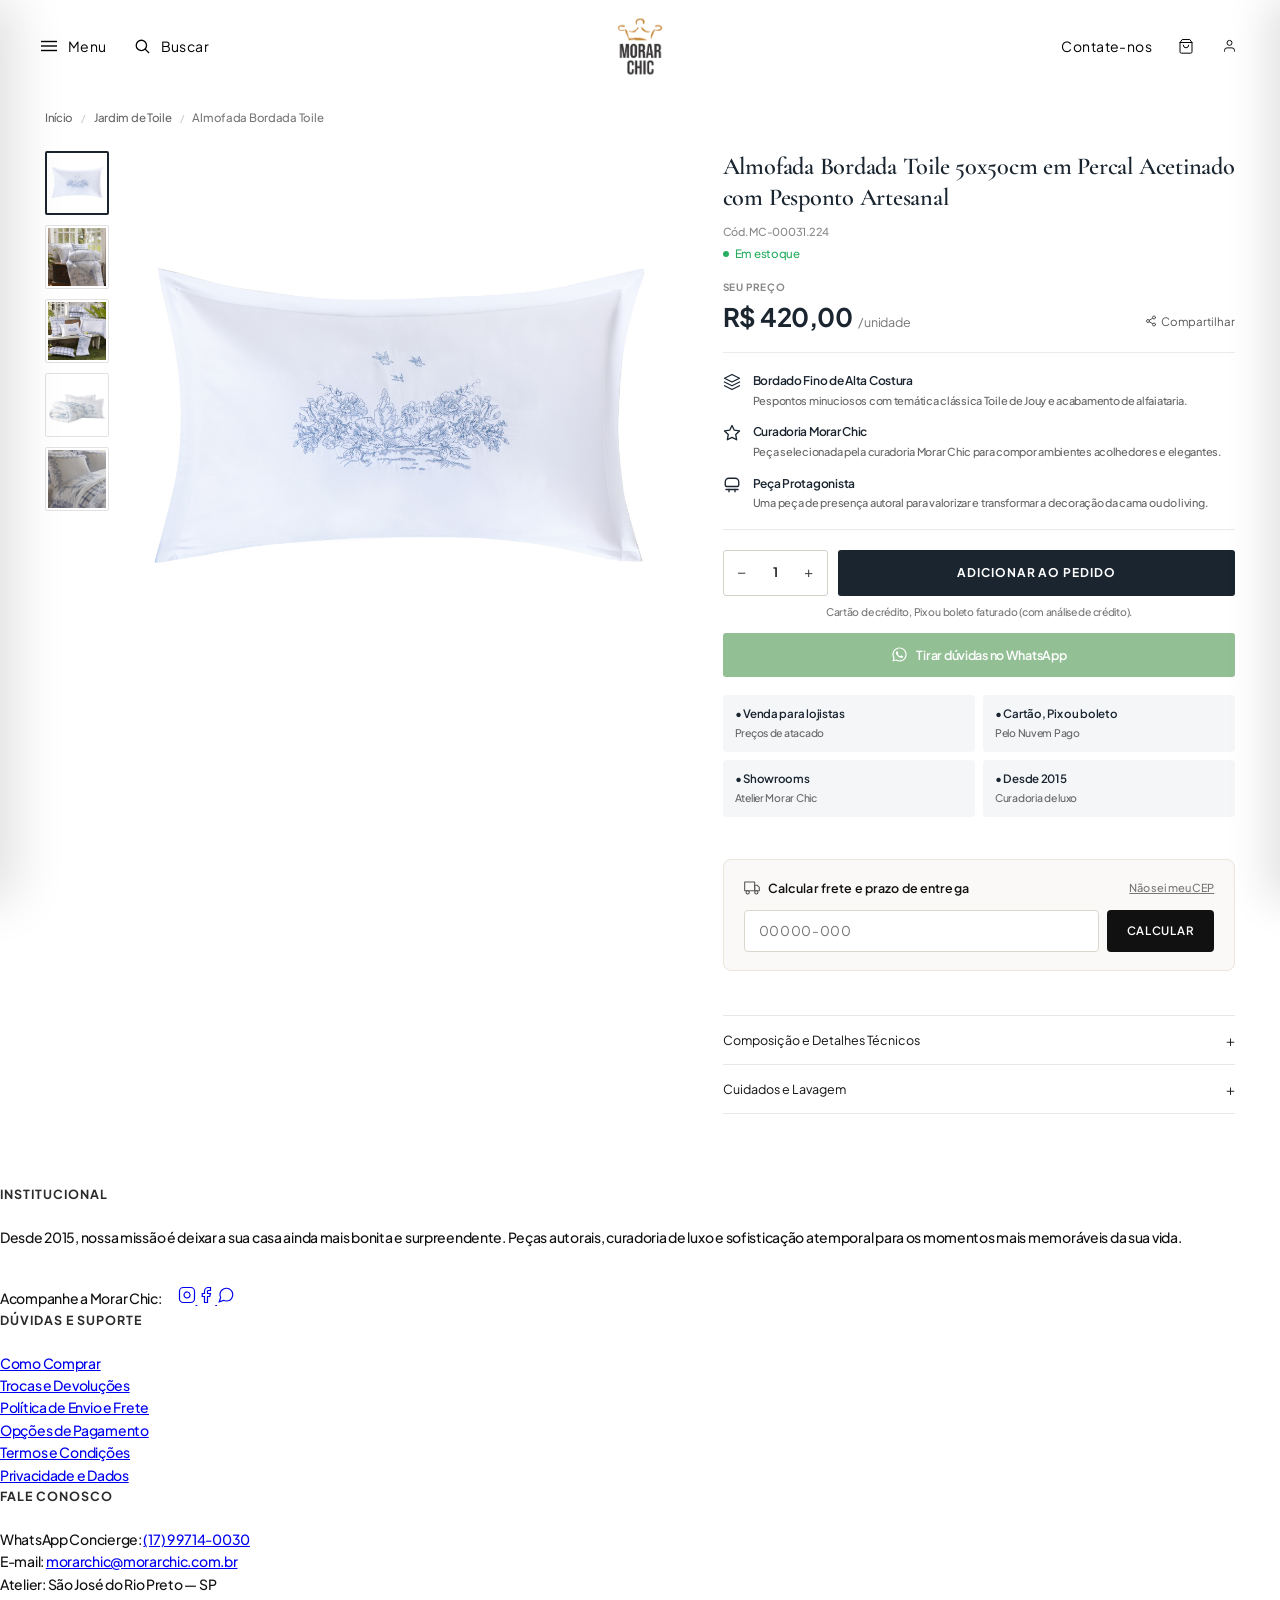
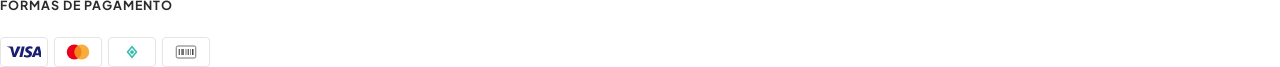
<file: produto-almofada-bordada-toile.html>
﻿<!DOCTYPE html>
<html lang="pt-BR">
<head>
  <meta charset="UTF-8">
  <meta name="viewport" content="width=device-width, initial-scale=1.0">
  <title>Almofada Bordada Toile 50x50cm — Morar Chic</title>
  <meta name="description" content="Almofada Bordada Toile 50x50cm em Percal Acetinado com Pesponto Artesanal da Morar Chic. Acabamento primoroso e sofisticação atemporal.">
  <link rel="preconnect" href="https://fonts.googleapis.com">
  <link rel="preconnect" href="https://fonts.gstatic.com" crossorigin>
  <link href="https://fonts.googleapis.com/css2?family=Alex+Brush&family=Cormorant+Garamond:ital,wght@0,400;0,500;0,600;1,400&family=EB+Garamond:ital,wght@0,400;0,500;0,600;1,400;1,500&family=Pinyon+Script&family=Plus+Jakarta+Sans:wght@400;500;600;700&display=swap" rel="stylesheet">
  <link rel="stylesheet" href="styles.css?v=20261105-nogap">
</head>
<body class="site-loaded pdp-page-body pdp2-page-body" data-pdp-id="almofada-bordada-toile">

  <!-- ==================== HEADER SUPERIOR (LOUIS VUITTON STYLE COM TRANSIÇÃO DE LOGO) ==================== -->
  <header class="site-header lv-header scrolled subpage-solid-header" id="siteHeader">
    <div class="inner-header lv-header-inner">

      <!-- Esquerda: [☰ Menu] e [🔍 Buscar] -->
      <div class="lv-header-left">
        <button type="button" class="lv-nav-btn lv-menu-trigger" id="hamburgerBtn" aria-expanded="false" aria-label="Menu">
          <svg class="lv-nav-icon" width="16" height="12" viewBox="0 0 16 12" fill="none" stroke="currentColor" stroke-width="1.4">
            <line x1="0" y1="1.5" x2="16" y2="1.5"/>
            <line x1="0" y1="6" x2="16" y2="6"/>
            <line x1="0" y1="10.5" x2="16" y2="10.5"/>
          </svg>
          <span class="lv-nav-text">Menu</span>
        </button>

        <button type="button" class="lv-nav-btn lv-search-trigger" id="lvSearchTrigger" aria-expanded="false" aria-label="Buscar">
          <svg class="lv-nav-icon" width="15" height="15" viewBox="0 0 16 16" fill="none" stroke="currentColor" stroke-width="1.4">
            <circle cx="6.8" cy="6.8" r="5.5"/>
            <line x1="10.8" y1="10.8" x2="15" y2="15"/>
          </svg>
          <span class="lv-nav-text">Buscar</span>
        </button>
      </div>

      <!-- Centro: Logotipo MORAR CHIC com transição branca/escura -->
      <div class="lv-header-center">
        <a href="index.html" class="lv-brand-logo" aria-label="Morar Chic — Voltar ao Início">
          <img src="assets/logo/logo-white.png" alt="Morar Chic" class="lv-logo-img lv-logo-white" onerror="this.src='assets/logo/logo.png';">
          <img src="assets/logo/logo-dark.png" alt="Morar Chic" class="lv-logo-img lv-logo-dark" onerror="this.src='assets/logo/logo.png';">
          <span class="lv-logo-wordmark" style="display: none;">MORAR CHIC</span>
        </a>
      </div>

      <!-- Direita: [Contate-nos] [Sacola] [Minha Conta] -->
      <div class="lv-header-right">
        <a href="https://wa.me/5517997140030?text=Ol%C3%A1!%20Gostaria%20de%20falar%20com%20a%20Morar%20Chic." target="_blank" rel="noopener noreferrer" class="lv-nav-btn lv-contact-link">
          <span class="lv-nav-text">Contate-nos</span>
        </a>

        <!-- Sacola de Compras -->
        <button type="button" class="lv-nav-btn lv-icon-only-btn lv-bag-btn" id="lvBagBtn" aria-label="Sacola de Compras">
          <div class="lv-bag-icon-wrapper">
            <svg class="lv-nav-icon" width="16" height="17" viewBox="0 0 24 24" fill="none" stroke="currentColor" stroke-width="1.5" stroke-linecap="round" stroke-linejoin="round">
              <path d="M6 2L3 6v14a2 2 0 0 0 2 2h14a2 2 0 0 0 2-2V6l-3-4z"/>
              <line x1="3" y1="6" x2="21" y2="6"/>
              <path d="M16 10a4 4 0 0 1-8 0"/>
            </svg>
            <span class="lv-bag-badge" id="lvBagBadge" style="display: none;">0</span>
          </div>
        </button>

        <button type="button" class="lv-nav-btn lv-icon-only-btn lv-account-btn" id="accountTriggerBtn" aria-label="Minha Conta">
          <svg class="lv-nav-icon" width="15" height="16" viewBox="0 0 24 24" fill="none" stroke="currentColor" stroke-width="1.5">
            <path d="M20 21v-2a4 4 0 0 0-4-4H8a4 4 0 0 0-4 4v2"/>
            <circle cx="12" cy="7" r="4"/>
          </svg>
        </button>
      </div>

    </div>

    <!-- ==================== PAINEL DE BUSCA LOUIS VUITTON ==================== -->
    <div class="lv-search-panel" id="lvSearchPanel" aria-hidden="true">
      <div class="lv-search-container">
        <div class="lv-search-bar">
          <svg class="lv-search-icon" width="18" height="18" viewBox="0 0 16 16" fill="none" stroke="currentColor" stroke-width="1.4">
            <circle cx="6.8" cy="6.8" r="5.5"/>
            <line x1="10.8" y1="10.8" x2="15" y2="15"/>
          </svg>
          <input type="text" class="lv-search-input" id="lvSearchInput" placeholder="O que você procura? (ex: Almofada Toile, Bordada, Cama, Mesa Posta...)" aria-label="Buscar produtos">
          <button type="button" class="lv-search-close-btn" id="lvSearchCloseBtn" aria-label="Fechar Busca">&times;</button>
        </div>
        <div class="lv-search-suggestions">
          <span class="lv-suggest-title">Buscas em alta:</span>
          <button type="button" class="lv-suggest-pill" data-query="toile">Jardim de Toile</button>
          <button type="button" class="lv-suggest-pill" data-query="almofada">Almofadas</button>
          <button type="button" class="lv-suggest-pill" data-query="lençol">Lençol 400 Fios</button>
          <button type="button" class="lv-suggest-pill" data-query="mesa posta">Mesa Posta</button>
        </div>
      </div>
    </div>
  </header>
  <div class="lv-header-backdrop" id="lvHeaderBackdrop"></div>

  <!-- ==================== MENU LATERAL DA MORAR CHIC ==================== -->
  <div class="morar-drawer-backdrop" id="drawerBackdrop"></div>
  <aside class="morar-drawer" id="lateralDrawer" aria-hidden="true" aria-label="Menu Principal">
    <div class="morar-drawer-inner">
      <div class="drawer-top-bar">
        <button type="button" class="drawer-close-btn" id="closeDrawerBtn" aria-label="Fechar Menu">
          <svg class="drawer-top-icon" width="16" height="16" viewBox="0 0 24 24" fill="none" stroke="currentColor" stroke-width="1.8">
            <line x1="18" y1="6" x2="6" y2="18"/>
            <line x1="6" y1="6" x2="18" y2="18"/>
          </svg>
          <span>Close</span>
        </button>

        <div class="drawer-search-trigger" id="drawerSearchTrigger">
          <svg class="drawer-top-icon" width="16" height="16" viewBox="0 0 24 24" fill="none" stroke="currentColor" stroke-width="1.8">
            <circle cx="11" cy="11" r="7"/>
            <line x1="21" y1="21" x2="16.5" y2="16.5"/>
          </svg>
          <input type="text" class="drawer-search-input" id="drawerSearchInput" placeholder="Pesquisar" aria-label="Pesquisar no menu">
        </div>
      </div>

      <nav class="drawer-nav" aria-label="Categorias Morar Chic">
        <ul class="drawer-nav-list">
          <li><a href="colecao-jardim-de-toile.html" class="drawer-nav-link">← Coleção Jardim de Toile</a></li>
          <li><a href="index.html#cama" class="drawer-nav-link">Camas</a></li>
          <li><a href="index.html#mesa-posta" class="drawer-nav-link">Mesa Posta</a></li>
          <li><a href="index.html#banho-e-aromas" class="drawer-nav-link">Banho e Aromas</a></li>
          <li><a href="index.html#decoracao" class="drawer-nav-link">Decoração</a></li>
          <li><a href="pintados-a-mao.html" class="drawer-nav-link">Pintados à Mão</a></li>
          <li><a href="index.html#sale" class="drawer-nav-link drawer-sale-link">Sale</a></li>
        </ul>

        <div class="drawer-secondary-nav">
          <a href="index.html" class="drawer-sec-link">Voltar para a Página Inicial</a>
          <a href="index.html#institucional" class="drawer-sec-link">A Arte de Morar Chic</a>
        </div>
      </nav>

      <div class="drawer-utility-footer">
        <a href="#rodape" class="drawer-util-item" id="drawerAccountBtn">
          <svg class="drawer-util-icon" width="18" height="18" viewBox="0 0 24 24" fill="none" stroke="currentColor" stroke-width="1.5">
            <path d="M20 21v-2a4 4 0 0 0-4-4H8a4 4 0 0 0-4 4v2"/>
            <circle cx="12" cy="7" r="4"/>
          </svg>
          <span>Entrar ou Registrar-se</span>
        </a>

        <button type="button" class="drawer-util-item" id="drawerCartBtn">
          <svg class="drawer-util-icon" width="18" height="18" viewBox="0 0 24 24" fill="none" stroke="currentColor" stroke-width="1.5">
            <path d="M6 2L3 6v14a2 2 0 0 0 2 2h14a2 2 0 0 0 2-2V6l-3-4z"/>
            <line x1="3" y1="6" x2="21" y2="6"/>
            <path d="M16 10a4 4 0 0 1-8 0"/>
          </svg>
          <span>Sacola de Compras</span>
        </button>
      </div>
    </div>
  </aside>

  <!-- ==================== MAIN CONTENT: NOVO TEMPLATE PDP2 (REFERÊNCIA CHESTERFIELD) ==================== -->
  <main class="pdp2-page-wrapper">
    <div class="pdp2-container">

      <!-- Breadcrumb Estrutural -->
      <nav class="pdp2-breadcrumb" aria-label="Navegação estrutural">
        <a href="index.html">Início</a>
        <span class="pdp2-breadcrumb-sep">/</span>
        <a href="colecao-jardim-de-toile.html">Jardim de Toile</a>
        <span class="pdp2-breadcrumb-sep">/</span>
        <span>Almofada Bordada Toile</span>
      </nav>

      <div class="pdp2-grid">

        <!-- ================= COLUNA ESQUERDA: GALERIA COM FAIXA VERTICAL DE 5 MINIATURAS ================= -->
        <div class="pdp2-gallery-wrap">
          
          <!-- Faixa Vertical com 5 Miniaturas (Ref: Sofá Chesterfield) -->
          <div class="pdp2-thumbs-col" aria-label="Miniaturas de fotos do produto">
            <button type="button" class="pdp2-thumb-btn active" data-src="assets/images/pdp-almofada-bordada-1.jpg" aria-label="Visualizar foto 1">
              <img src="assets/images/pdp-almofada-bordada-1.jpg" alt="Almofada Bordada Toile — Miniatura 1">
            </button>
            <button type="button" class="pdp2-thumb-btn" data-src="assets/images/toile-triptico-direita.jpg" aria-label="Visualizar foto 2">
              <img src="assets/images/toile-triptico-direita.jpg" alt="Almofada Bordada Toile — Miniatura 2">
            </button>
            <button type="button" class="pdp2-thumb-btn" data-src="assets/images/pdp-lencol-toile-3.jpg" aria-label="Visualizar foto 3">
              <img src="assets/images/pdp-lencol-toile-3.jpg" alt="Almofada Bordada Toile — Miniatura 3">
            </button>
            <button type="button" class="pdp2-thumb-btn" data-src="assets/images/pdp-edredom-toile-1.jpg" aria-label="Visualizar foto 4">
              <img src="assets/images/pdp-edredom-toile-1.jpg" alt="Almofada Bordada Toile — Miniatura 4">
            </button>
            <button type="button" class="pdp2-thumb-btn" data-src="assets/images/toile-triptico-esquerda.jpg" aria-label="Visualizar foto 5">
              <img src="assets/images/toile-triptico-esquerda.jpg" alt="Almofada Bordada Toile — Miniatura 5">
            </button>
          </div>

          <!-- Imagem Principal Centralizada -->
          <div class="pdp2-main-media">
            <img src="assets/images/pdp-almofada-bordada-1.jpg" alt="Almofada Bordada Toile 50x50cm em Percal Acetinado com Pesponto Artesanal" class="pdp2-main-img" id="pdp2MainImg">
          </div>

        </div>

        <!-- ================= COLUNA DIREITA: INFORMAÇÕES E BOTÕES ================= -->
        <div class="pdp2-info-col">

          <!-- Título Clássico Serifado -->
          <h1 class="pdp2-title">Almofada Bordada Toile 50x50cm em Percal Acetinado com Pesponto Artesanal</h1>

          <!-- SKU e Selo Em Estoque -->
          <div class="pdp2-meta-row">
            <span class="pdp2-sku">Cód. MC-00031.224</span>
            <div class="pdp2-stock-badge">
              <span class="pdp2-stock-dot"></span>
              <span>Em estoque</span>
            </div>
          </div>

          <!-- Preço e Compartilhar -->
          <div class="pdp2-price-box">
            <div class="pdp2-price-label">SEU PREÇO</div>
            <div class="pdp2-price-row">
              <div>
                <span class="pdp2-price-main">R$ 420,00</span>
                <span class="pdp2-price-unit">/ unidade</span>
              </div>
              <button type="button" class="pdp2-share-btn" id="pdp2ShareBtn" aria-label="Compartilhar este produto">
                <svg width="12" height="12" viewBox="0 0 24 24" fill="none" stroke="currentColor" stroke-width="2" stroke-linecap="round" stroke-linejoin="round">
                  <circle cx="18" cy="5" r="3"></circle>
                  <circle cx="6" cy="12" r="3"></circle>
                  <circle cx="18" cy="19" r="3"></circle>
                  <line x1="8.59" y1="13.51" x2="15.42" y2="17.49"></line>
                  <line x1="15.41" y1="6.51" x2="8.59" y2="10.49"></line>
                </svg>
                <span>Compartilhar</span>
              </button>
            </div>
          </div>

          <!-- 3 Destaques com Ícones (Padrão Idêntico à Referência) -->
          <div class="pdp2-features-list">
            
            <div class="pdp2-feature-item">
              <svg class="pdp2-feature-icon" viewBox="0 0 24 24" fill="none" stroke="currentColor" stroke-width="1.8" stroke-linecap="round" stroke-linejoin="round">
                <path d="M12 2L2 7l10 5 10-5-10-5z"></path>
                <path d="M2 17l10 5 10-5"></path>
                <path d="M2 12l10 5 10-5"></path>
              </svg>
              <div class="pdp2-feature-text">
                <div class="pdp2-feature-title">Bordado Fino de Alta Costura</div>
                <div class="pdp2-feature-desc">Pespontos minuciosos com temática clássica Toile de Jouy e acabamento de alfaiataria.</div>
              </div>
            </div>

            <div class="pdp2-feature-item">
              <svg class="pdp2-feature-icon" viewBox="0 0 24 24" fill="none" stroke="currentColor" stroke-width="1.8" stroke-linecap="round" stroke-linejoin="round">
                <polygon points="12 2 15.09 8.26 22 9.27 17 14.14 18.18 21.02 12 17.77 5.82 21.02 7 14.14 2 9.27 8.91 8.26 12 2"></polygon>
              </svg>
              <div class="pdp2-feature-text">
                <div class="pdp2-feature-title">Curadoria Morar Chic</div>
                <div class="pdp2-feature-desc">Peça selecionada pela curadoria Morar Chic para compor ambientes acolhedores e elegantes.</div>
              </div>
            </div>

            <div class="pdp2-feature-item">
              <svg class="pdp2-feature-icon" viewBox="0 0 24 24" fill="none" stroke="currentColor" stroke-width="1.8" stroke-linecap="round" stroke-linejoin="round">
                <path d="M4 18h16"></path>
                <path d="M8 18v3"></path>
                <path d="M16 18v3"></path>
                <path d="M5 14h14a2 2 0 0 0 2-2V8a5 5 0 0 0-5-5H8a5 5 0 0 0-5 5v4a2 2 0 0 0 2 2z"></path>
              </svg>
              <div class="pdp2-feature-text">
                <div class="pdp2-feature-title">Peça Protagonista</div>
                <div class="pdp2-feature-desc">Uma peça de presença autoral para valorizar e transformar a decoração da cama ou do living.</div>
              </div>
            </div>

          </div>

          <!-- Linha de Quantidade + Botão ADICIONAR AO PEDIDO -->
          <div class="pdp2-actions-row">
            <div class="pdp2-qty-picker" aria-label="Seletor de quantidade">
              <button type="button" class="pdp2-qty-btn pdp2-qty-minus" id="pdp2QtyMinus" aria-label="Diminuir quantidade">−</button>
              <span class="pdp2-qty-val" id="pdp2QtyVal">1</span>
              <button type="button" class="pdp2-qty-btn pdp2-qty-plus" id="pdp2QtyPlus" aria-label="Aumentar quantidade">+</button>
            </div>

            <button type="button" class="pdp2-add-btn" id="pdp2AddBtn" 
              data-name="Almofada Bordada Toile" 
              data-price="420.00" 
              data-img="assets/images/pdp-almofada-bordada-1.jpg" 
              data-sku="MC-00031.224">
              ADICIONAR AO PEDIDO
            </button>
          </div>

          <div class="pdp2-payment-note">
            Cartão de crédito, Pix ou boleto faturado (com análise de crédito).
          </div>

          <!-- Botão WhatsApp Sage Green -->
          <a href="https://wa.me/5517997140030?text=Ol%C3%A1!%20Gostaria%20de%20tirar%20d%C3%BAvidas%20sobre%20a%20Almofada%20Bordada%20Toile%20(C%C3%B3d.%20MC-00031.224)." target="_blank" rel="noopener noreferrer" class="pdp2-whatsapp-btn">
            <svg viewBox="0 0 24 24">
              <path d="M12.031 2C6.495 2 2 6.492 2 12.023c0 1.836.493 3.633 1.431 5.213L2.01 22.012l4.908-1.391a9.98 9.98 0 0 0 5.113 1.401h.004c5.532 0 10.026-4.492 10.026-10.023A10.004 10.004 0 0 0 12.031 2zm0 18.358h-.003a8.318 8.318 0 0 1-4.243-1.161l-.304-.18-3.15.893.896-3.07-.197-.315a8.337 8.337 0 0 1-1.282-4.502c0-4.603 3.746-8.349 8.353-8.349 2.231 0 4.329.869 5.906 2.447a8.307 8.307 0 0 1 2.444 5.905c0 4.604-3.747 8.35-8.352 8.35zm4.582-6.257c-.251-.126-1.488-.734-1.719-.818-.231-.084-.399-.126-.567.126-.168.252-.65.818-.797.986-.147.168-.294.189-.545.063-.251-.126-1.06-.391-2.02-1.246-.747-.666-1.251-1.49-1.398-1.742-.147-.252-.016-.388.11-.513.113-.113.251-.294.377-.441.126-.147.168-.252.252-.42.084-.168.042-.315-.021-.441-.063-.126-.567-1.365-.777-1.87-.204-.492-.411-.425-.567-.433-.147-.008-.315-.01-.483-.01-.168 0-.441.063-.672.315-.231.252-.882.861-.882 2.1 0 1.239.903 2.436 1.029 2.604.126.168 1.776 2.711 4.303 3.801.601.26 1.07.415 1.436.531.604.192 1.153.165 1.587.1.484-.072 1.488-.609 1.698-1.197.21-.588.21-1.092.147-1.197-.063-.105-.231-.168-.482-.294z"/>
            </svg>
            <span>Tirar dúvidas no WhatsApp</span>
          </a>

          <!-- Grid 2x2 de Informações Adicionais -->
          <div class="pdp2-info-grid">
            <div class="pdp2-info-card">
              <div class="pdp2-info-card-title">• Venda para lojistas</div>
              <div class="pdp2-info-card-sub">Preços de atacado</div>
            </div>
            <div class="pdp2-info-card">
              <div class="pdp2-info-card-title">• Cartão, Pix ou boleto</div>
              <div class="pdp2-info-card-sub">Pelo Nuvem Pago</div>
            </div>
            <div class="pdp2-info-card">
              <div class="pdp2-info-card-title">• Showrooms</div>
              <div class="pdp2-info-card-sub">Atelier Morar Chic</div>
            </div>
            <div class="pdp2-info-card">
              <div class="pdp2-info-card-title">• Desde 2015</div>
              <div class="pdp2-info-card-sub">Curadoria de luxo</div>
            </div>
          </div>

          <!-- CALCULADOR DE FRETE E PRAZO (CONFORTO VISUAL) -->
          <div class="pdp-shipping-calculator">
            <div class="pdp-shipping-header">
              <div class="pdp-shipping-title">
                <svg class="pdp-shipping-icon" width="16" height="16" viewBox="0 0 24 24" fill="none" stroke="currentColor" stroke-width="1.6" stroke-linecap="round" stroke-linejoin="round">
                  <rect x="1" y="3" width="15" height="13"/>
                  <polygon points="16 8 20 8 23 11 23 16 16 16 8"/>
                  <circle cx="5.5" cy="18.5" r="2.5"/>
                  <circle cx="18.5" cy="18.5" r="2.5"/>
                </svg>
                <span>Calcular frete e prazo de entrega</span>
              </div>
              <a href="https://buscacepinter.correios.com.br/app/endereco/index.php" target="_blank" rel="noopener noreferrer" class="pdp-cep-helper-link">Não sei meu CEP</a>
            </div>

            <form class="pdp-shipping-form" id="pdpShippingForm" onsubmit="return false;">
              <div class="pdp-shipping-input-group">
                <input type="text" class="pdp-shipping-input" id="pdpShippingInput" placeholder="00000-000" maxlength="9" inputmode="numeric" aria-label="Digite seu CEP">
                <button type="button" class="pdp-shipping-submit-btn" id="pdpShippingSubmitBtn">Calcular</button>
              </div>
            </form>

            <div class="pdp-shipping-results" id="pdpShippingResults" style="display: none;">
              <div class="pdp-shipping-loading" id="pdpShippingLoading" style="display: none;">
                <span class="pdp-shipping-spinner"></span>
                <span>Calculando envio para seu CEP...</span>
              </div>
              <div class="pdp-shipping-options" id="pdpShippingOptions"></div>
            </div>
          </div>

          <!-- Acordeons de Especificações -->
          <div class="pdp-accordions" style="margin-top: 18px;">
            <div class="pdp-accordion-item">
              <button type="button" class="pdp-accordion-header">
                <span>Composição e Detalhes Técnicos</span>
                <span class="pdp-accordion-icon">+</span>
              </button>
              <div class="pdp-accordion-content">
                Tecido frontal: Percal acetinado 300 fios com bordado autoral Toile.<br>
                Tecido verso: Puro algodão penteado de toque sedoso.<br>
                Fechamento: Zíper invisível embutido de alta durabilidade.<br>
                Enchimento: Fibra siliconada 100% virgem antialérgica de toque extra macio.
              </div>
            </div>

            <div class="pdp-accordion-item">
              <button type="button" class="pdp-accordion-header">
                <span>Cuidados e Lavagem</span>
                <span class="pdp-accordion-icon">+</span>
              </button>
              <div class="pdp-accordion-content">
                Remover o refil de enchimento antes de lavar a capa. Lavar à mão com sabão neutro para preservar o relevo dos bordados. Não torcer. Secar à sombra e passar a ferro pelo avesso em temperatura moderada.
              </div>
            </div>
          </div>

        </div>

      </div>
    </div>
  </main>

  <!-- ==================== RODAPÉ INSTITUCIONAL MORAR CHIC ==================== -->
  <footer class="main-footer" id="rodape">
    <div class="footer-container">
      <div class="footer-grid">

        <!-- COLUNA 1: INSTITUCIONAL -->
        <div class="footer-col footer-col-brand">
          <h3 class="footer-col-title">INSTITUCIONAL</h3>
          <p class="footer-desc">
            Desde 2015, nossa missão é deixar a sua casa ainda mais bonita e surpreendente. Peças autorais, curadoria de luxo e sofisticação atemporal para os momentos mais memoráveis da sua vida.
          </p>
          <div class="footer-social-wrap">
            <span class="footer-social-label">Acompanhe a Morar Chic:</span>
            <div class="footer-social-links">
              <a href="https://instagram.com" target="_blank" rel="noopener noreferrer" class="social-icon" aria-label="Instagram">
                <svg width="18" height="18" viewBox="0 0 24 24" fill="none" stroke="currentColor" stroke-width="1.6"><rect x="2" y="2" width="20" height="20" rx="5" ry="5"></rect><path d="M16 11.37A4 4 0 1 1 12.63 8 4 4 0 0 1 16 11.37z"></path><line x1="17.5" y1="6.5" x2="17.51" y2="6.5"></line></svg>
              </a>
              <a href="https://facebook.com" target="_blank" rel="noopener noreferrer" class="social-icon" aria-label="Facebook">
                <svg width="18" height="18" viewBox="0 0 24 24" fill="none" stroke="currentColor" stroke-width="1.6"><path d="M18 2h-3a5 5 0 0 0-5 5v3H7v4h3v8h4v-8h3l1-4h-4V7a1 1 0 0 1 1-1h3z"></path></svg>
              </a>
              <a href="https://wa.me/5517997140030" target="_blank" rel="noopener noreferrer" class="social-icon" aria-label="WhatsApp">
                <svg width="18" height="18" viewBox="0 0 24 24" fill="none" stroke="currentColor" stroke-width="1.6"><path d="M21 11.5a8.38 8.38 0 0 1-.9 3.8 8.5 8.5 0 0 1-7.6 4.7 8.38 8.38 0 0 1-3.8-.9L3 21l1.9-5.7a8.38 8.38 0 0 1-.9-3.8 8.5 8.5 0 0 1 4.7-7.6 8.38 8.38 0 0 1 3.8-.9h.5a8.48 8.48 0 0 1 8 8v.5z"></path></svg>
              </a>
            </div>
          </div>
        </div>

        <!-- COLUNA 2: DÚVIDAS E AJUDA -->
        <div class="footer-col">
          <h3 class="footer-col-title">DÚVIDAS E SUPORTE</h3>
          <ul class="footer-links-list">
            <li><a href="#como-comprar">Como Comprar</a></li>
            <li><a href="#trocas-e-devolucoes">Trocas e Devoluções</a></li>
            <li><a href="#politica-de-frete">Política de Envio e Frete</a></li>
            <li><a href="#pagamentos">Opções de Pagamento</a></li>
            <li><a href="#termos">Termos e Condições</a></li>
            <li><a href="#privacidade">Privacidade e Dados</a></li>
          </ul>
        </div>

        <!-- COLUNA 3: FALE CONOSCO -->
        <div class="footer-col">
          <h3 class="footer-col-title">FALE CONOSCO</h3>
          <ul class="footer-contact-list">
            <li>
              <span class="contact-label">WhatsApp Concierge:</span>
              <a href="https://wa.me/5517997140030" target="_blank" rel="noopener noreferrer" class="contact-value">(17) 9 9714-0030</a>
            </li>
            <li>
              <span class="contact-label">E-mail:</span>
              <a href="mailto:morarchic@morarchic.com.br" class="contact-value">morarchic@morarchic.com.br</a>
            </li>
            <li>
              <span class="contact-label">Atelier:</span>
              <span class="contact-value">São José do Rio Preto — SP</span>
            </li>
          </ul>
        </div>

        <!-- COLUNA 4: FORMAS DE PAGAMENTO & SEGURANÇA -->
        <div class="footer-col footer-col-badges">
          <h3 class="footer-col-title">FORMAS DE PAGAMENTO</h3>
          <div class="footer-payment-grid">
            <div class="payment-card" title="Visa">
              <svg width="34" height="12" viewBox="0 0 48 16" fill="none"><path d="M18.8 1.2L12.4 15.2H8.2L5 3.4C4.8 2.6 4.6 2.3 4 1.9C3 1.4 1.4 0.9 0 0.6L0.1 0.2H6.8C7.7 0.2 8.4 0.8 8.6 1.8L10.3 10.7L14.4 0.2H18.8ZM35.4 10.3C35.4 6.4 29.9 6.2 29.9 4.4C29.9 3.8 30.5 3.2 31.7 3C32.3 2.9 33.9 2.8 35.5 3.6L36.2 0.8C35.2 0.4 34 0 32.4 0C28.4 0 25.7 2.1 25.7 5.1C25.7 7.3 27.7 8.5 29.2 9.3C30.8 10.1 31.3 10.6 31.3 11.3C31.3 12.4 30 12.9 28.8 12.9C26.8 12.9 25.7 12.6 24.3 11.9L23.6 14.8C25.1 15.5 26.8 15.8 28.5 15.8C32.7 15.8 35.4 13.7 35.4 10.3ZM45.8 15.2H49.6L46.2 0.2H42.7C41.8 0.2 41.1 0.7 40.8 1.5L34.8 15.2H39.1L40 12.7H45.3L45.8 15.2ZM41.1 9.7L43.2 4.1L44.5 9.7H41.1ZM25 0.2L21.6 15.2H17.5L20.9 0.2H25Z" fill="#1A1F71"/></svg>
            </div>
            <div class="payment-card" title="Mastercard">
              <svg width="28" height="18" viewBox="0 0 36 24" fill="none"><circle cx="13" cy="12" r="10" fill="#EB001B"/><circle cx="23" cy="12" r="10" fill="#F79E1B" fill-opacity="0.85"/></svg>
            </div>
            <div class="payment-card" title="Pix">
              <svg width="28" height="18" viewBox="0 0 36 24" fill="none"><path d="M18 5L24 12L18 19L12 12L18 5Z" stroke="#32BCAD" stroke-width="2" fill="none"/><circle cx="18" cy="12" r="2.5" fill="#32BCAD"/></svg>
            </div>
            <div class="payment-card" title="Boleto Bancário">
              <svg width="28" height="18" viewBox="0 0 36 24" fill="none"><rect x="5" y="4" width="26" height="16" rx="2" stroke="#666666" stroke-width="1.2"/><line x1="9" y1="8" x2="9" y2="16" stroke="#444444" stroke-width="1.5"/><line x1="12" y1="8" x2="12" y2="16" stroke="#444444" stroke-width="0.8"/><line x1="14" y1="8" x2="14" y2="16" stroke="#444444" stroke-width="2"/><line x1="18" y1="8" x2="18" y2="16" stroke="#444444" stroke-width="1"/><line x1="21" y1="8" x2="21" y2="16" stroke="#444444" stroke-width="1.5"/><line x1="24" y1="8" x2="24" y2="16" stroke="#444444" stroke-width="0.8"/><line x1="27" y1="8" x2="27" y2="16" stroke="#444444" stroke-width="2"/></svg>
            </div>
          </div>
        </div>

      </div>
    </div>
  </footer>

  <!-- ==================== SACOLA DE COMPRAS LATERAL (CART DRAWER) ==================== -->
  <div class="cart-drawer-backdrop" id="cartDrawerBackdrop" aria-hidden="true"></div>
  <aside class="cart-drawer" id="cartDrawer" aria-hidden="true" role="dialog" aria-label="Sacola de Compras">
    <div class="cart-drawer-inner">
      <div class="cart-drawer-header">
        <div class="cart-drawer-title-wrap">
          <svg width="18" height="18" viewBox="0 0 24 24" fill="none" stroke="currentColor" stroke-width="1.6" stroke-linecap="round" stroke-linejoin="round">
            <path d="M6 2L3 6v14a2 2 0 0 0 2 2h14a2 2 0 0 0 2-2V6l-3-4z"/>
            <line x1="3" y1="6" x2="21" y2="6"/>
            <path d="M16 10a4 4 0 0 1-8 0"/>
          </svg>
          <h3 class="cart-drawer-title">Sua Sacola (<span id="cartCountTitle">0</span>)</h3>
        </div>
        <button type="button" class="cart-drawer-close" id="cartDrawerClose" aria-label="Fechar Sacola">
          <svg width="20" height="20" viewBox="0 0 24 24" fill="none" stroke="currentColor" stroke-width="1.5">
            <line x1="18" y1="6" x2="6" y2="18"/>
            <line x1="6" y1="6" x2="18" y2="18"/>
          </svg>
        </button>
      </div>

      <!-- Lista de Itens -->
      <div class="cart-drawer-body" id="cartDrawerBody"></div>

      <!-- Rodapé da Sacola -->
      <div class="cart-drawer-footer" id="cartDrawerFooter">
        <div class="cart-drawer-shipping-notice">
          <span>✨ Frete Cortesia para compras desta coleção</span>
        </div>
        <div class="cart-drawer-subtotal-row">
          <span>Subtotal</span>
          <strong id="cartSubtotalVal">R$ 0,00</strong>
        </div>
        <div class="cart-drawer-actions">
          <a href="#" class="cart-checkout-btn" id="cartCheckoutBtn">
            <span>Finalizar Compra</span>
            <svg width="15" height="15" viewBox="0 0 24 24" fill="none" stroke="currentColor" stroke-width="1.8">
              <line x1="5" y1="12" x2="19" y2="12"></line>
              <polyline points="12 5 19 12 12 19"></polyline>
            </svg>
          </a>
          <button type="button" class="cart-continue-btn" id="cartContinueBtn">Continuar Comprando</button>
        </div>
      </div>
    </div>
  </aside>

  <script src="script.js?v=20261104a"></script>
</body>
</html>
</file>
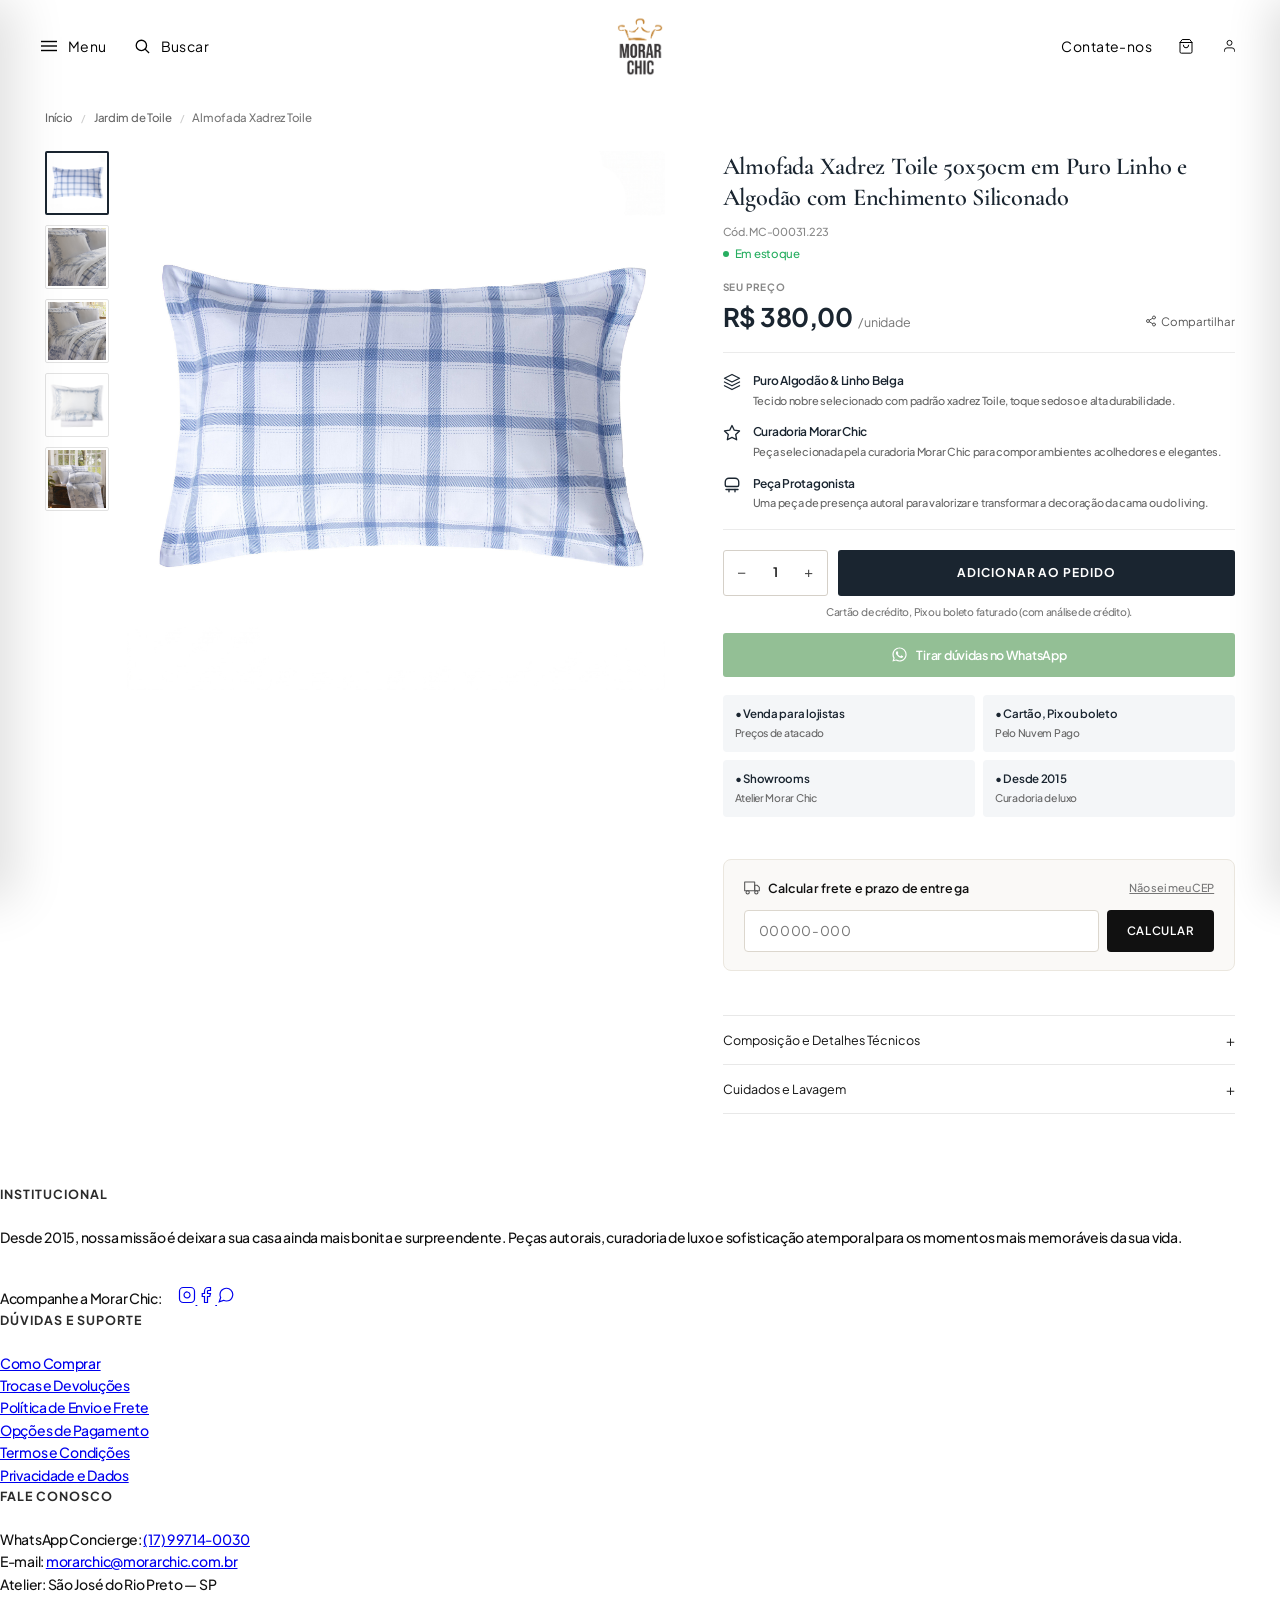
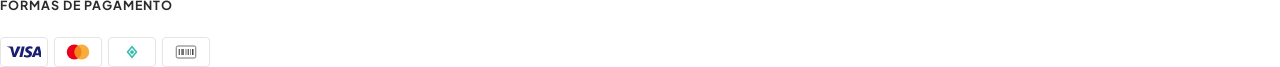
<file: produto-almofada-xadrez-toile.html>
﻿<!DOCTYPE html>
<html lang="pt-BR">
<head>
  <meta charset="UTF-8">
  <meta name="viewport" content="width=device-width, initial-scale=1.0">
  <title>Almofada Xadrez Toile 50x50cm — Morar Chic</title>
  <meta name="description" content="Almofada Xadrez Toile 50x50cm em Puro Linho e Algodão com Enchimento Siliconado da Morar Chic. Acabamento artesanal e sofisticação atemporal.">
  <link rel="preconnect" href="https://fonts.googleapis.com">
  <link rel="preconnect" href="https://fonts.gstatic.com" crossorigin>
  <link href="https://fonts.googleapis.com/css2?family=Alex+Brush&family=Cormorant+Garamond:ital,wght@0,400;0,500;0,600;1,400&family=EB+Garamond:ital,wght@0,400;0,500;0,600;1,400;1,500&family=Pinyon+Script&family=Plus+Jakarta+Sans:wght@400;500;600;700&display=swap" rel="stylesheet">
  <link rel="stylesheet" href="styles.css?v=20261105-nogap">
</head>
<body class="site-loaded pdp-page-body pdp2-page-body" data-pdp-id="almofada-xadrez-toile">

  <!-- ==================== HEADER SUPERIOR (LOUIS VUITTON STYLE COM TRANSIÇÃO DE LOGO) ==================== -->
  <header class="site-header lv-header scrolled subpage-solid-header" id="siteHeader">
    <div class="inner-header lv-header-inner">

      <!-- Esquerda: [☰ Menu] e [🔍 Buscar] -->
      <div class="lv-header-left">
        <button type="button" class="lv-nav-btn lv-menu-trigger" id="hamburgerBtn" aria-expanded="false" aria-label="Menu">
          <svg class="lv-nav-icon" width="16" height="12" viewBox="0 0 16 12" fill="none" stroke="currentColor" stroke-width="1.4">
            <line x1="0" y1="1.5" x2="16" y2="1.5"/>
            <line x1="0" y1="6" x2="16" y2="6"/>
            <line x1="0" y1="10.5" x2="16" y2="10.5"/>
          </svg>
          <span class="lv-nav-text">Menu</span>
        </button>

        <button type="button" class="lv-nav-btn lv-search-trigger" id="lvSearchTrigger" aria-expanded="false" aria-label="Buscar">
          <svg class="lv-nav-icon" width="15" height="15" viewBox="0 0 16 16" fill="none" stroke="currentColor" stroke-width="1.4">
            <circle cx="6.8" cy="6.8" r="5.5"/>
            <line x1="10.8" y1="10.8" x2="15" y2="15"/>
          </svg>
          <span class="lv-nav-text">Buscar</span>
        </button>
      </div>

      <!-- Centro: Logotipo MORAR CHIC com transição branca/escura -->
      <div class="lv-header-center">
        <a href="index.html" class="lv-brand-logo" aria-label="Morar Chic — Voltar ao Início">
          <img src="assets/logo/logo-white.png" alt="Morar Chic" class="lv-logo-img lv-logo-white" onerror="this.src='assets/logo/logo.png';">
          <img src="assets/logo/logo-dark.png" alt="Morar Chic" class="lv-logo-img lv-logo-dark" onerror="this.src='assets/logo/logo.png';">
          <span class="lv-logo-wordmark" style="display: none;">MORAR CHIC</span>
        </a>
      </div>

      <!-- Direita: [Contate-nos] [Sacola] [Minha Conta] -->
      <div class="lv-header-right">
        <a href="https://wa.me/5517997140030?text=Ol%C3%A1!%20Gostaria%20de%20falar%20com%20a%20Morar%20Chic." target="_blank" rel="noopener noreferrer" class="lv-nav-btn lv-contact-link">
          <span class="lv-nav-text">Contate-nos</span>
        </a>

        <!-- Sacola de Compras -->
        <button type="button" class="lv-nav-btn lv-icon-only-btn lv-bag-btn" id="lvBagBtn" aria-label="Sacola de Compras">
          <div class="lv-bag-icon-wrapper">
            <svg class="lv-nav-icon" width="16" height="17" viewBox="0 0 24 24" fill="none" stroke="currentColor" stroke-width="1.5" stroke-linecap="round" stroke-linejoin="round">
              <path d="M6 2L3 6v14a2 2 0 0 0 2 2h14a2 2 0 0 0 2-2V6l-3-4z"/>
              <line x1="3" y1="6" x2="21" y2="6"/>
              <path d="M16 10a4 4 0 0 1-8 0"/>
            </svg>
            <span class="lv-bag-badge" id="lvBagBadge" style="display: none;">0</span>
          </div>
        </button>

        <button type="button" class="lv-nav-btn lv-icon-only-btn lv-account-btn" id="accountTriggerBtn" aria-label="Minha Conta">
          <svg class="lv-nav-icon" width="15" height="16" viewBox="0 0 24 24" fill="none" stroke="currentColor" stroke-width="1.5">
            <path d="M20 21v-2a4 4 0 0 0-4-4H8a4 4 0 0 0-4 4v2"/>
            <circle cx="12" cy="7" r="4"/>
          </svg>
        </button>
      </div>

    </div>

    <!-- ==================== PAINEL DE BUSCA LOUIS VUITTON ==================== -->
    <div class="lv-search-panel" id="lvSearchPanel" aria-hidden="true">
      <div class="lv-search-container">
        <div class="lv-search-bar">
          <svg class="lv-search-icon" width="18" height="18" viewBox="0 0 16 16" fill="none" stroke="currentColor" stroke-width="1.4">
            <circle cx="6.8" cy="6.8" r="5.5"/>
            <line x1="10.8" y1="10.8" x2="15" y2="15"/>
          </svg>
          <input type="text" class="lv-search-input" id="lvSearchInput" placeholder="O que você procura? (ex: Almofada Toile, Xadrez, Cama, Mesa Posta...)" aria-label="Buscar produtos">
          <button type="button" class="lv-search-close-btn" id="lvSearchCloseBtn" aria-label="Fechar Busca">&times;</button>
        </div>
        <div class="lv-search-suggestions">
          <span class="lv-suggest-title">Buscas em alta:</span>
          <button type="button" class="lv-suggest-pill" data-query="toile">Jardim de Toile</button>
          <button type="button" class="lv-suggest-pill" data-query="almofada">Almofadas</button>
          <button type="button" class="lv-suggest-pill" data-query="lençol">Lençol 400 Fios</button>
          <button type="button" class="lv-suggest-pill" data-query="mesa posta">Mesa Posta</button>
        </div>
      </div>
    </div>
  </header>
  <div class="lv-header-backdrop" id="lvHeaderBackdrop"></div>

  <!-- ==================== MENU LATERAL DA MORAR CHIC ==================== -->
  <div class="morar-drawer-backdrop" id="drawerBackdrop"></div>
  <aside class="morar-drawer" id="lateralDrawer" aria-hidden="true" aria-label="Menu Principal">
    <div class="morar-drawer-inner">
      <div class="drawer-top-bar">
        <button type="button" class="drawer-close-btn" id="closeDrawerBtn" aria-label="Fechar Menu">
          <svg class="drawer-top-icon" width="16" height="16" viewBox="0 0 24 24" fill="none" stroke="currentColor" stroke-width="1.8">
            <line x1="18" y1="6" x2="6" y2="18"/>
            <line x1="6" y1="6" x2="18" y2="18"/>
          </svg>
          <span>Close</span>
        </button>

        <div class="drawer-search-trigger" id="drawerSearchTrigger">
          <svg class="drawer-top-icon" width="16" height="16" viewBox="0 0 24 24" fill="none" stroke="currentColor" stroke-width="1.8">
            <circle cx="11" cy="11" r="7"/>
            <line x1="21" y1="21" x2="16.5" y2="16.5"/>
          </svg>
          <input type="text" class="drawer-search-input" id="drawerSearchInput" placeholder="Pesquisar" aria-label="Pesquisar no menu">
        </div>
      </div>

      <nav class="drawer-nav" aria-label="Categorias Morar Chic">
        <ul class="drawer-nav-list">
          <li><a href="colecao-jardim-de-toile.html" class="drawer-nav-link">← Coleção Jardim de Toile</a></li>
          <li><a href="index.html#cama" class="drawer-nav-link">Camas</a></li>
          <li><a href="index.html#mesa-posta" class="drawer-nav-link">Mesa Posta</a></li>
          <li><a href="index.html#banho-e-aromas" class="drawer-nav-link">Banho e Aromas</a></li>
          <li><a href="index.html#decoracao" class="drawer-nav-link">Decoração</a></li>
          <li><a href="pintados-a-mao.html" class="drawer-nav-link">Pintados à Mão</a></li>
          <li><a href="index.html#sale" class="drawer-nav-link drawer-sale-link">Sale</a></li>
        </ul>

        <div class="drawer-secondary-nav">
          <a href="index.html" class="drawer-sec-link">Voltar para a Página Inicial</a>
          <a href="index.html#institucional" class="drawer-sec-link">A Arte de Morar Chic</a>
        </div>
      </nav>

      <div class="drawer-utility-footer">
        <a href="#rodape" class="drawer-util-item" id="drawerAccountBtn">
          <svg class="drawer-util-icon" width="18" height="18" viewBox="0 0 24 24" fill="none" stroke="currentColor" stroke-width="1.5">
            <path d="M20 21v-2a4 4 0 0 0-4-4H8a4 4 0 0 0-4 4v2"/>
            <circle cx="12" cy="7" r="4"/>
          </svg>
          <span>Entrar ou Registrar-se</span>
        </a>

        <button type="button" class="drawer-util-item" id="drawerCartBtn">
          <svg class="drawer-util-icon" width="18" height="18" viewBox="0 0 24 24" fill="none" stroke="currentColor" stroke-width="1.5">
            <path d="M6 2L3 6v14a2 2 0 0 0 2 2h14a2 2 0 0 0 2-2V6l-3-4z"/>
            <line x1="3" y1="6" x2="21" y2="6"/>
            <path d="M16 10a4 4 0 0 1-8 0"/>
          </svg>
          <span>Sacola de Compras</span>
        </button>
      </div>
    </div>
  </aside>

  <!-- ==================== MAIN CONTENT: NOVO TEMPLATE PDP2 (REFERÊNCIA CHESTERFIELD) ==================== -->
  <main class="pdp2-page-wrapper">
    <div class="pdp2-container">

      <!-- Breadcrumb Estrutural -->
      <nav class="pdp2-breadcrumb" aria-label="Navegação estrutural">
        <a href="index.html">Início</a>
        <span class="pdp2-breadcrumb-sep">/</span>
        <a href="colecao-jardim-de-toile.html">Jardim de Toile</a>
        <span class="pdp2-breadcrumb-sep">/</span>
        <span>Almofada Xadrez Toile</span>
      </nav>

      <div class="pdp2-grid">

        <!-- ================= COLUNA ESQUERDA: GALERIA COM FAIXA VERTICAL DE 5 MINIATURAS ================= -->
        <div class="pdp2-gallery-wrap">
          
          <!-- Faixa Vertical com 5 Miniaturas (Ref: Sofá Chesterfield) -->
          <div class="pdp2-thumbs-col" aria-label="Miniaturas de fotos do produto">
            <button type="button" class="pdp2-thumb-btn active" data-src="assets/images/pdp-almofada-xadrez-1.jpg" aria-label="Visualizar foto 1">
              <img src="assets/images/pdp-almofada-xadrez-1.jpg" alt="Almofada Xadrez Toile — Miniatura 1">
            </button>
            <button type="button" class="pdp2-thumb-btn" data-src="assets/images/toile-triptico-esquerda.jpg" aria-label="Visualizar foto 2">
              <img src="assets/images/toile-triptico-esquerda.jpg" alt="Almofada Xadrez Toile — Miniatura 2">
            </button>
            <button type="button" class="pdp2-thumb-btn" data-src="assets/images/pdp-lencol-toile-2.jpg" aria-label="Visualizar foto 3">
              <img src="assets/images/pdp-lencol-toile-2.jpg" alt="Almofada Xadrez Toile — Miniatura 3">
            </button>
            <button type="button" class="pdp2-thumb-btn" data-src="assets/images/pdp-lencol-toile-1.jpg" aria-label="Visualizar foto 4">
              <img src="assets/images/pdp-lencol-toile-1.jpg" alt="Almofada Xadrez Toile — Miniatura 4">
            </button>
            <button type="button" class="pdp2-thumb-btn" data-src="assets/images/toile-triptico-direita.jpg" aria-label="Visualizar foto 5">
              <img src="assets/images/toile-triptico-direita.jpg" alt="Almofada Xadrez Toile — Miniatura 5">
            </button>
          </div>

          <!-- Imagem Principal Centralizada -->
          <div class="pdp2-main-media">
            <img src="assets/images/pdp-almofada-xadrez-1.jpg" alt="Almofada Xadrez Toile 50x50cm em Puro Linho e Algodão com Enchimento Siliconado" class="pdp2-main-img" id="pdp2MainImg">
          </div>

        </div>

        <!-- ================= COLUNA DIREITA: INFORMAÇÕES E BOTÕES ================= -->
        <div class="pdp2-info-col">

          <!-- Título Clássico Serifado -->
          <h1 class="pdp2-title">Almofada Xadrez Toile 50x50cm em Puro Linho e Algodão com Enchimento Siliconado</h1>

          <!-- SKU e Selo Em Estoque -->
          <div class="pdp2-meta-row">
            <span class="pdp2-sku">Cód. MC-00031.223</span>
            <div class="pdp2-stock-badge">
              <span class="pdp2-stock-dot"></span>
              <span>Em estoque</span>
            </div>
          </div>

          <!-- Preço e Compartilhar -->
          <div class="pdp2-price-box">
            <div class="pdp2-price-label">SEU PREÇO</div>
            <div class="pdp2-price-row">
              <div>
                <span class="pdp2-price-main">R$ 380,00</span>
                <span class="pdp2-price-unit">/ unidade</span>
              </div>
              <button type="button" class="pdp2-share-btn" id="pdp2ShareBtn" aria-label="Compartilhar este produto">
                <svg width="12" height="12" viewBox="0 0 24 24" fill="none" stroke="currentColor" stroke-width="2" stroke-linecap="round" stroke-linejoin="round">
                  <circle cx="18" cy="5" r="3"></circle>
                  <circle cx="6" cy="12" r="3"></circle>
                  <circle cx="18" cy="19" r="3"></circle>
                  <line x1="8.59" y1="13.51" x2="15.42" y2="17.49"></line>
                  <line x1="15.41" y1="6.51" x2="8.59" y2="10.49"></line>
                </svg>
                <span>Compartilhar</span>
              </button>
            </div>
          </div>

          <!-- 3 Destaques com Ícones (Padrão Idêntico à Referência) -->
          <div class="pdp2-features-list">
            
            <div class="pdp2-feature-item">
              <svg class="pdp2-feature-icon" viewBox="0 0 24 24" fill="none" stroke="currentColor" stroke-width="1.8" stroke-linecap="round" stroke-linejoin="round">
                <path d="M12 2L2 7l10 5 10-5-10-5z"></path>
                <path d="M2 17l10 5 10-5"></path>
                <path d="M2 12l10 5 10-5"></path>
              </svg>
              <div class="pdp2-feature-text">
                <div class="pdp2-feature-title">Puro Algodão &amp; Linho Belga</div>
                <div class="pdp2-feature-desc">Tecido nobre selecionado com padrão xadrez Toile, toque sedoso e alta durabilidade.</div>
              </div>
            </div>

            <div class="pdp2-feature-item">
              <svg class="pdp2-feature-icon" viewBox="0 0 24 24" fill="none" stroke="currentColor" stroke-width="1.8" stroke-linecap="round" stroke-linejoin="round">
                <polygon points="12 2 15.09 8.26 22 9.27 17 14.14 18.18 21.02 12 17.77 5.82 21.02 7 14.14 2 9.27 8.91 8.26 12 2"></polygon>
              </svg>
              <div class="pdp2-feature-text">
                <div class="pdp2-feature-title">Curadoria Morar Chic</div>
                <div class="pdp2-feature-desc">Peça selecionada pela curadoria Morar Chic para compor ambientes acolhedores e elegantes.</div>
              </div>
            </div>

            <div class="pdp2-feature-item">
              <svg class="pdp2-feature-icon" viewBox="0 0 24 24" fill="none" stroke="currentColor" stroke-width="1.8" stroke-linecap="round" stroke-linejoin="round">
                <path d="M4 18h16"></path>
                <path d="M8 18v3"></path>
                <path d="M16 18v3"></path>
                <path d="M5 14h14a2 2 0 0 0 2-2V8a5 5 0 0 0-5-5H8a5 5 0 0 0-5 5v4a2 2 0 0 0 2 2z"></path>
              </svg>
              <div class="pdp2-feature-text">
                <div class="pdp2-feature-title">Peça Protagonista</div>
                <div class="pdp2-feature-desc">Uma peça de presença autoral para valorizar e transformar a decoração da cama ou do living.</div>
              </div>
            </div>

          </div>

          <!-- Linha de Quantidade + Botão ADICIONAR AO PEDIDO -->
          <div class="pdp2-actions-row">
            <div class="pdp2-qty-picker" aria-label="Seletor de quantidade">
              <button type="button" class="pdp2-qty-btn pdp2-qty-minus" id="pdp2QtyMinus" aria-label="Diminuir quantidade">−</button>
              <span class="pdp2-qty-val" id="pdp2QtyVal">1</span>
              <button type="button" class="pdp2-qty-btn pdp2-qty-plus" id="pdp2QtyPlus" aria-label="Aumentar quantidade">+</button>
            </div>

            <button type="button" class="pdp2-add-btn" id="pdp2AddBtn" 
              data-name="Almofada Xadrez Toile" 
              data-price="380.00" 
              data-img="assets/images/pdp-almofada-xadrez-1.jpg" 
              data-sku="MC-00031.223">
              ADICIONAR AO PEDIDO
            </button>
          </div>

          <div class="pdp2-payment-note">
            Cartão de crédito, Pix ou boleto faturado (com análise de crédito).
          </div>

          <!-- Botão WhatsApp Sage Green -->
          <a href="https://wa.me/5517997140030?text=Ol%C3%A1!%20Gostaria%20de%20tirar%20d%C3%BAvidas%20sobre%20a%20Almofada%20Xadrez%20Toile%20(C%C3%B3d.%20MC-00031.223)." target="_blank" rel="noopener noreferrer" class="pdp2-whatsapp-btn">
            <svg viewBox="0 0 24 24">
              <path d="M12.031 2C6.495 2 2 6.492 2 12.023c0 1.836.493 3.633 1.431 5.213L2.01 22.012l4.908-1.391a9.98 9.98 0 0 0 5.113 1.401h.004c5.532 0 10.026-4.492 10.026-10.023A10.004 10.004 0 0 0 12.031 2zm0 18.358h-.003a8.318 8.318 0 0 1-4.243-1.161l-.304-.18-3.15.893.896-3.07-.197-.315a8.337 8.337 0 0 1-1.282-4.502c0-4.603 3.746-8.349 8.353-8.349 2.231 0 4.329.869 5.906 2.447a8.307 8.307 0 0 1 2.444 5.905c0 4.604-3.747 8.35-8.352 8.35zm4.582-6.257c-.251-.126-1.488-.734-1.719-.818-.231-.084-.399-.126-.567.126-.168.252-.65.818-.797.986-.147.168-.294.189-.545.063-.251-.126-1.06-.391-2.02-1.246-.747-.666-1.251-1.49-1.398-1.742-.147-.252-.016-.388.11-.513.113-.113.251-.294.377-.441.126-.147.168-.252.252-.42.084-.168.042-.315-.021-.441-.063-.126-.567-1.365-.777-1.87-.204-.492-.411-.425-.567-.433-.147-.008-.315-.01-.483-.01-.168 0-.441.063-.672.315-.231.252-.882.861-.882 2.1 0 1.239.903 2.436 1.029 2.604.126.168 1.776 2.711 4.303 3.801.601.26 1.07.415 1.436.531.604.192 1.153.165 1.587.1.484-.072 1.488-.609 1.698-1.197.21-.588.21-1.092.147-1.197-.063-.105-.231-.168-.482-.294z"/>
            </svg>
            <span>Tirar dúvidas no WhatsApp</span>
          </a>

          <!-- Grid 2x2 de Informações Adicionais -->
          <div class="pdp2-info-grid">
            <div class="pdp2-info-card">
              <div class="pdp2-info-card-title">• Venda para lojistas</div>
              <div class="pdp2-info-card-sub">Preços de atacado</div>
            </div>
            <div class="pdp2-info-card">
              <div class="pdp2-info-card-title">• Cartão, Pix ou boleto</div>
              <div class="pdp2-info-card-sub">Pelo Nuvem Pago</div>
            </div>
            <div class="pdp2-info-card">
              <div class="pdp2-info-card-title">• Showrooms</div>
              <div class="pdp2-info-card-sub">Atelier Morar Chic</div>
            </div>
            <div class="pdp2-info-card">
              <div class="pdp2-info-card-title">• Desde 2015</div>
              <div class="pdp2-info-card-sub">Curadoria de luxo</div>
            </div>
          </div>

          <!-- CALCULADOR DE FRETE E PRAZO (CONFORTO VISUAL) -->
          <div class="pdp-shipping-calculator">
            <div class="pdp-shipping-header">
              <div class="pdp-shipping-title">
                <svg class="pdp-shipping-icon" width="16" height="16" viewBox="0 0 24 24" fill="none" stroke="currentColor" stroke-width="1.6" stroke-linecap="round" stroke-linejoin="round">
                  <rect x="1" y="3" width="15" height="13"/>
                  <polygon points="16 8 20 8 23 11 23 16 16 16 8"/>
                  <circle cx="5.5" cy="18.5" r="2.5"/>
                  <circle cx="18.5" cy="18.5" r="2.5"/>
                </svg>
                <span>Calcular frete e prazo de entrega</span>
              </div>
              <a href="https://buscacepinter.correios.com.br/app/endereco/index.php" target="_blank" rel="noopener noreferrer" class="pdp-cep-helper-link">Não sei meu CEP</a>
            </div>

            <form class="pdp-shipping-form" id="pdpShippingForm" onsubmit="return false;">
              <div class="pdp-shipping-input-group">
                <input type="text" class="pdp-shipping-input" id="pdpShippingInput" placeholder="00000-000" maxlength="9" inputmode="numeric" aria-label="Digite seu CEP">
                <button type="button" class="pdp-shipping-submit-btn" id="pdpShippingSubmitBtn">Calcular</button>
              </div>
            </form>

            <div class="pdp-shipping-results" id="pdpShippingResults" style="display: none;">
              <div class="pdp-shipping-loading" id="pdpShippingLoading" style="display: none;">
                <span class="pdp-shipping-spinner"></span>
                <span>Calculando envio para seu CEP...</span>
              </div>
              <div class="pdp-shipping-options" id="pdpShippingOptions"></div>
            </div>
          </div>

          <!-- Acordeons de Especificações -->
          <div class="pdp-accordions" style="margin-top: 18px;">
            <div class="pdp-accordion-item">
              <button type="button" class="pdp-accordion-header">
                <span>Composição e Detalhes Técnicos</span>
                <span class="pdp-accordion-icon">+</span>
              </button>
              <div class="pdp-accordion-content">
                Tecido frontal: Puro linho com trama nobre xadrez.<br>
                Tecido verso: Algodão acetinado macio.<br>
                Fechamento: Zíper invisível embutido de alta durabilidade.<br>
                Enchimento: Fibra siliconada 100% virgem antialérgica de toque extra macio.
              </div>
            </div>

            <div class="pdp-accordion-item">
              <button type="button" class="pdp-accordion-header">
                <span>Cuidados e Lavagem</span>
                <span class="pdp-accordion-icon">+</span>
              </button>
              <div class="pdp-accordion-content">
                Remover o refil de enchimento antes de lavar a capa. Lavar à mão ou em ciclo delicado com água fria e sabão neutro. Não usar alvejantes. Secar à sombra e passar a ferro pelo avesso em temperatura média.
              </div>
            </div>
          </div>

        </div>

      </div>
    </div>
  </main>

  <!-- ==================== RODAPÉ INSTITUCIONAL MORAR CHIC ==================== -->
  <footer class="main-footer" id="rodape">
    <div class="footer-container">
      <div class="footer-grid">

        <!-- COLUNA 1: INSTITUCIONAL -->
        <div class="footer-col footer-col-brand">
          <h3 class="footer-col-title">INSTITUCIONAL</h3>
          <p class="footer-desc">
            Desde 2015, nossa missão é deixar a sua casa ainda mais bonita e surpreendente. Peças autorais, curadoria de luxo e sofisticação atemporal para os momentos mais memoráveis da sua vida.
          </p>
          <div class="footer-social-wrap">
            <span class="footer-social-label">Acompanhe a Morar Chic:</span>
            <div class="footer-social-links">
              <a href="https://instagram.com" target="_blank" rel="noopener noreferrer" class="social-icon" aria-label="Instagram">
                <svg width="18" height="18" viewBox="0 0 24 24" fill="none" stroke="currentColor" stroke-width="1.6"><rect x="2" y="2" width="20" height="20" rx="5" ry="5"></rect><path d="M16 11.37A4 4 0 1 1 12.63 8 4 4 0 0 1 16 11.37z"></path><line x1="17.5" y1="6.5" x2="17.51" y2="6.5"></line></svg>
              </a>
              <a href="https://facebook.com" target="_blank" rel="noopener noreferrer" class="social-icon" aria-label="Facebook">
                <svg width="18" height="18" viewBox="0 0 24 24" fill="none" stroke="currentColor" stroke-width="1.6"><path d="M18 2h-3a5 5 0 0 0-5 5v3H7v4h3v8h4v-8h3l1-4h-4V7a1 1 0 0 1 1-1h3z"></path></svg>
              </a>
              <a href="https://wa.me/5517997140030" target="_blank" rel="noopener noreferrer" class="social-icon" aria-label="WhatsApp">
                <svg width="18" height="18" viewBox="0 0 24 24" fill="none" stroke="currentColor" stroke-width="1.6"><path d="M21 11.5a8.38 8.38 0 0 1-.9 3.8 8.5 8.5 0 0 1-7.6 4.7 8.38 8.38 0 0 1-3.8-.9L3 21l1.9-5.7a8.38 8.38 0 0 1-.9-3.8 8.5 8.5 0 0 1 4.7-7.6 8.38 8.38 0 0 1 3.8-.9h.5a8.48 8.48 0 0 1 8 8v.5z"></path></svg>
              </a>
            </div>
          </div>
        </div>

        <!-- COLUNA 2: DÚVIDAS E AJUDA -->
        <div class="footer-col">
          <h3 class="footer-col-title">DÚVIDAS E SUPORTE</h3>
          <ul class="footer-links-list">
            <li><a href="#como-comprar">Como Comprar</a></li>
            <li><a href="#trocas-e-devolucoes">Trocas e Devoluções</a></li>
            <li><a href="#politica-de-frete">Política de Envio e Frete</a></li>
            <li><a href="#pagamentos">Opções de Pagamento</a></li>
            <li><a href="#termos">Termos e Condições</a></li>
            <li><a href="#privacidade">Privacidade e Dados</a></li>
          </ul>
        </div>

        <!-- COLUNA 3: FALE CONOSCO -->
        <div class="footer-col">
          <h3 class="footer-col-title">FALE CONOSCO</h3>
          <ul class="footer-contact-list">
            <li>
              <span class="contact-label">WhatsApp Concierge:</span>
              <a href="https://wa.me/5517997140030" target="_blank" rel="noopener noreferrer" class="contact-value">(17) 9 9714-0030</a>
            </li>
            <li>
              <span class="contact-label">E-mail:</span>
              <a href="mailto:morarchic@morarchic.com.br" class="contact-value">morarchic@morarchic.com.br</a>
            </li>
            <li>
              <span class="contact-label">Atelier:</span>
              <span class="contact-value">São José do Rio Preto — SP</span>
            </li>
          </ul>
        </div>

        <!-- COLUNA 4: FORMAS DE PAGAMENTO & SEGURANÇA -->
        <div class="footer-col footer-col-badges">
          <h3 class="footer-col-title">FORMAS DE PAGAMENTO</h3>
          <div class="footer-payment-grid">
            <div class="payment-card" title="Visa">
              <svg width="34" height="12" viewBox="0 0 48 16" fill="none"><path d="M18.8 1.2L12.4 15.2H8.2L5 3.4C4.8 2.6 4.6 2.3 4 1.9C3 1.4 1.4 0.9 0 0.6L0.1 0.2H6.8C7.7 0.2 8.4 0.8 8.6 1.8L10.3 10.7L14.4 0.2H18.8ZM35.4 10.3C35.4 6.4 29.9 6.2 29.9 4.4C29.9 3.8 30.5 3.2 31.7 3C32.3 2.9 33.9 2.8 35.5 3.6L36.2 0.8C35.2 0.4 34 0 32.4 0C28.4 0 25.7 2.1 25.7 5.1C25.7 7.3 27.7 8.5 29.2 9.3C30.8 10.1 31.3 10.6 31.3 11.3C31.3 12.4 30 12.9 28.8 12.9C26.8 12.9 25.7 12.6 24.3 11.9L23.6 14.8C25.1 15.5 26.8 15.8 28.5 15.8C32.7 15.8 35.4 13.7 35.4 10.3ZM45.8 15.2H49.6L46.2 0.2H42.7C41.8 0.2 41.1 0.7 40.8 1.5L34.8 15.2H39.1L40 12.7H45.3L45.8 15.2ZM41.1 9.7L43.2 4.1L44.5 9.7H41.1ZM25 0.2L21.6 15.2H17.5L20.9 0.2H25Z" fill="#1A1F71"/></svg>
            </div>
            <div class="payment-card" title="Mastercard">
              <svg width="28" height="18" viewBox="0 0 36 24" fill="none"><circle cx="13" cy="12" r="10" fill="#EB001B"/><circle cx="23" cy="12" r="10" fill="#F79E1B" fill-opacity="0.85"/></svg>
            </div>
            <div class="payment-card" title="Pix">
              <svg width="28" height="18" viewBox="0 0 36 24" fill="none"><path d="M18 5L24 12L18 19L12 12L18 5Z" stroke="#32BCAD" stroke-width="2" fill="none"/><circle cx="18" cy="12" r="2.5" fill="#32BCAD"/></svg>
            </div>
            <div class="payment-card" title="Boleto Bancário">
              <svg width="28" height="18" viewBox="0 0 36 24" fill="none"><rect x="5" y="4" width="26" height="16" rx="2" stroke="#666666" stroke-width="1.2"/><line x1="9" y1="8" x2="9" y2="16" stroke="#444444" stroke-width="1.5"/><line x1="12" y1="8" x2="12" y2="16" stroke="#444444" stroke-width="0.8"/><line x1="14" y1="8" x2="14" y2="16" stroke="#444444" stroke-width="2"/><line x1="18" y1="8" x2="18" y2="16" stroke="#444444" stroke-width="1"/><line x1="21" y1="8" x2="21" y2="16" stroke="#444444" stroke-width="1.5"/><line x1="24" y1="8" x2="24" y2="16" stroke="#444444" stroke-width="0.8"/><line x1="27" y1="8" x2="27" y2="16" stroke="#444444" stroke-width="2"/></svg>
            </div>
          </div>
        </div>

      </div>
    </div>
  </footer>

  <!-- ==================== SACOLA DE COMPRAS LATERAL (CART DRAWER) ==================== -->
  <div class="cart-drawer-backdrop" id="cartDrawerBackdrop" aria-hidden="true"></div>
  <aside class="cart-drawer" id="cartDrawer" aria-hidden="true" role="dialog" aria-label="Sacola de Compras">
    <div class="cart-drawer-inner">
      <div class="cart-drawer-header">
        <div class="cart-drawer-title-wrap">
          <svg width="18" height="18" viewBox="0 0 24 24" fill="none" stroke="currentColor" stroke-width="1.6" stroke-linecap="round" stroke-linejoin="round">
            <path d="M6 2L3 6v14a2 2 0 0 0 2 2h14a2 2 0 0 0 2-2V6l-3-4z"/>
            <line x1="3" y1="6" x2="21" y2="6"/>
            <path d="M16 10a4 4 0 0 1-8 0"/>
          </svg>
          <h3 class="cart-drawer-title">Sua Sacola (<span id="cartCountTitle">0</span>)</h3>
        </div>
        <button type="button" class="cart-drawer-close" id="cartDrawerClose" aria-label="Fechar Sacola">
          <svg width="20" height="20" viewBox="0 0 24 24" fill="none" stroke="currentColor" stroke-width="1.5">
            <line x1="18" y1="6" x2="6" y2="18"/>
            <line x1="6" y1="6" x2="18" y2="18"/>
          </svg>
        </button>
      </div>

      <!-- Lista de Itens -->
      <div class="cart-drawer-body" id="cartDrawerBody"></div>

      <!-- Rodapé da Sacola -->
      <div class="cart-drawer-footer" id="cartDrawerFooter">
        <div class="cart-drawer-shipping-notice">
          <span>✨ Frete Cortesia para compras desta coleção</span>
        </div>
        <div class="cart-drawer-subtotal-row">
          <span>Subtotal</span>
          <strong id="cartSubtotalVal">R$ 0,00</strong>
        </div>
        <div class="cart-drawer-actions">
          <a href="#" class="cart-checkout-btn" id="cartCheckoutBtn">
            <span>Finalizar Compra</span>
            <svg width="15" height="15" viewBox="0 0 24 24" fill="none" stroke="currentColor" stroke-width="1.8">
              <line x1="5" y1="12" x2="19" y2="12"></line>
              <polyline points="12 5 19 12 12 19"></polyline>
            </svg>
          </a>
          <button type="button" class="cart-continue-btn" id="cartContinueBtn">Continuar Comprando</button>
        </div>
      </div>
    </div>
  </aside>

  <script src="script.js?v=20261104a"></script>
</body>
</html>
</file>
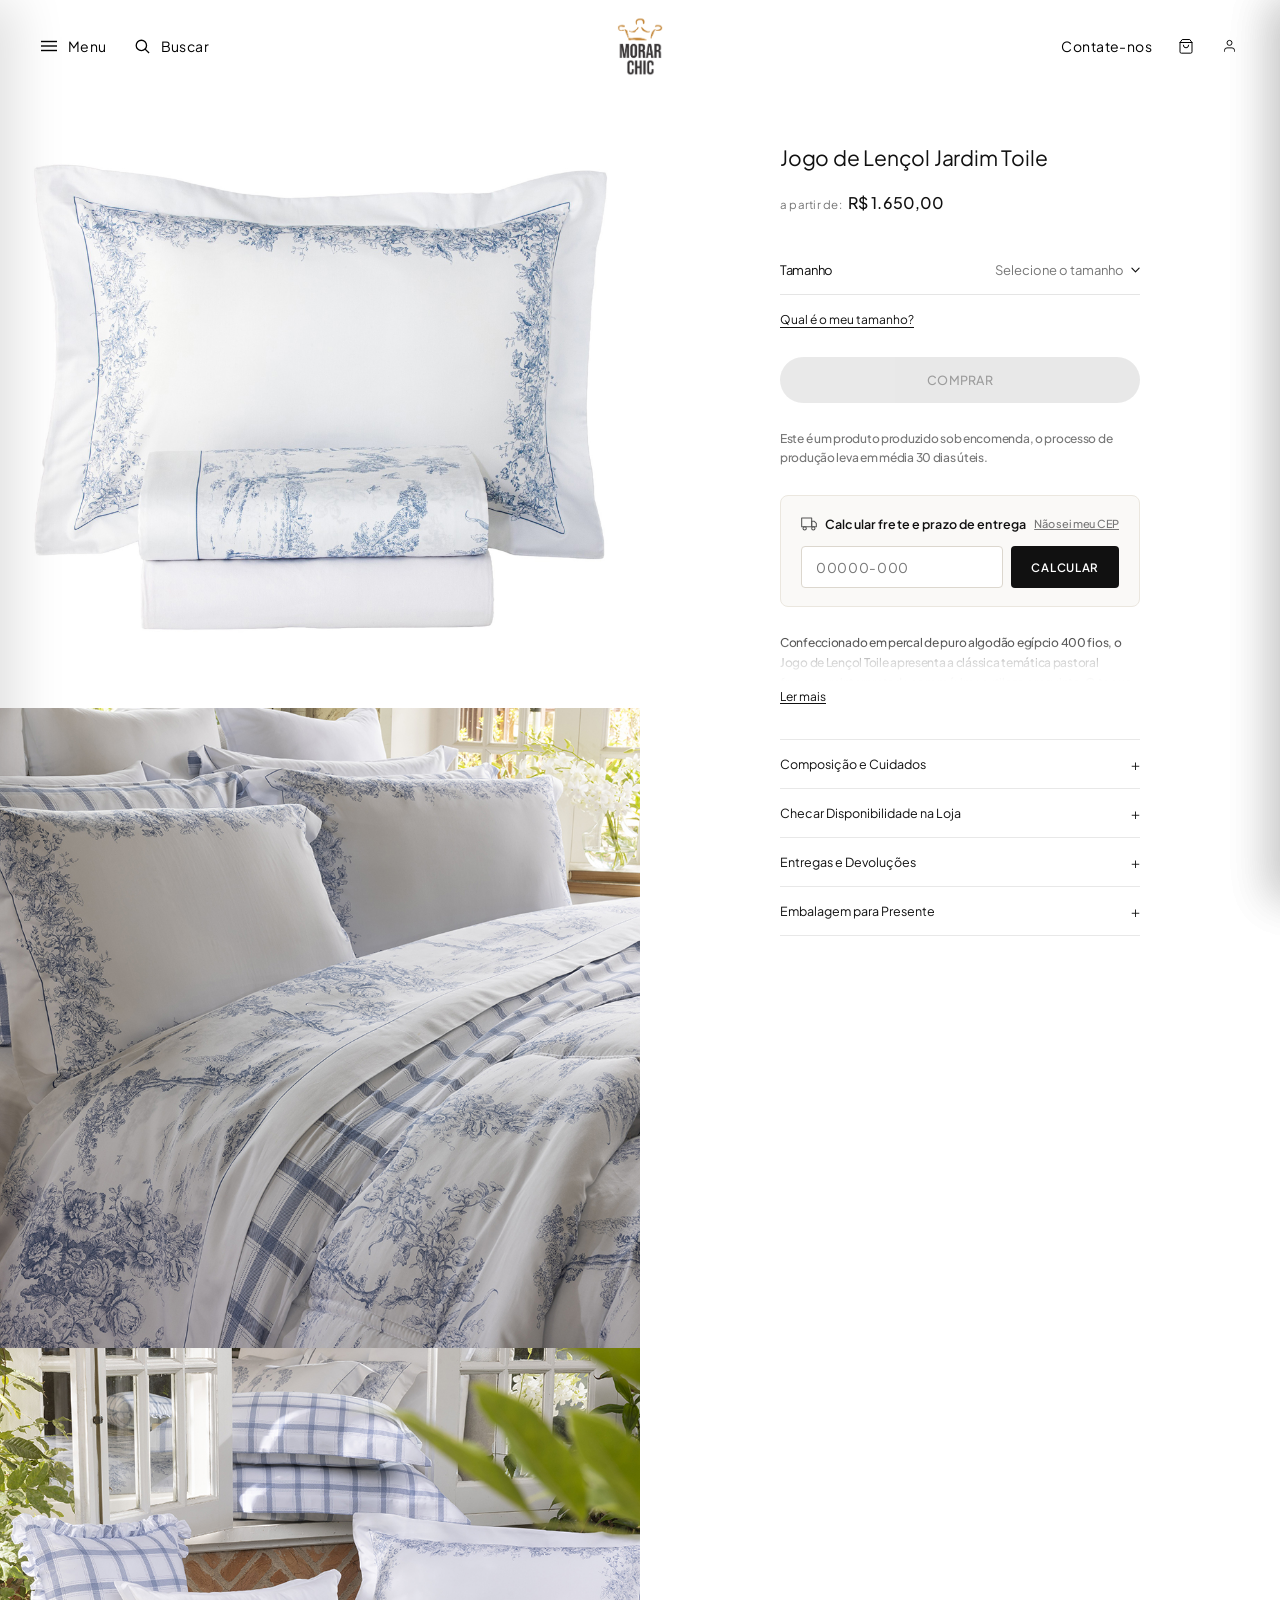
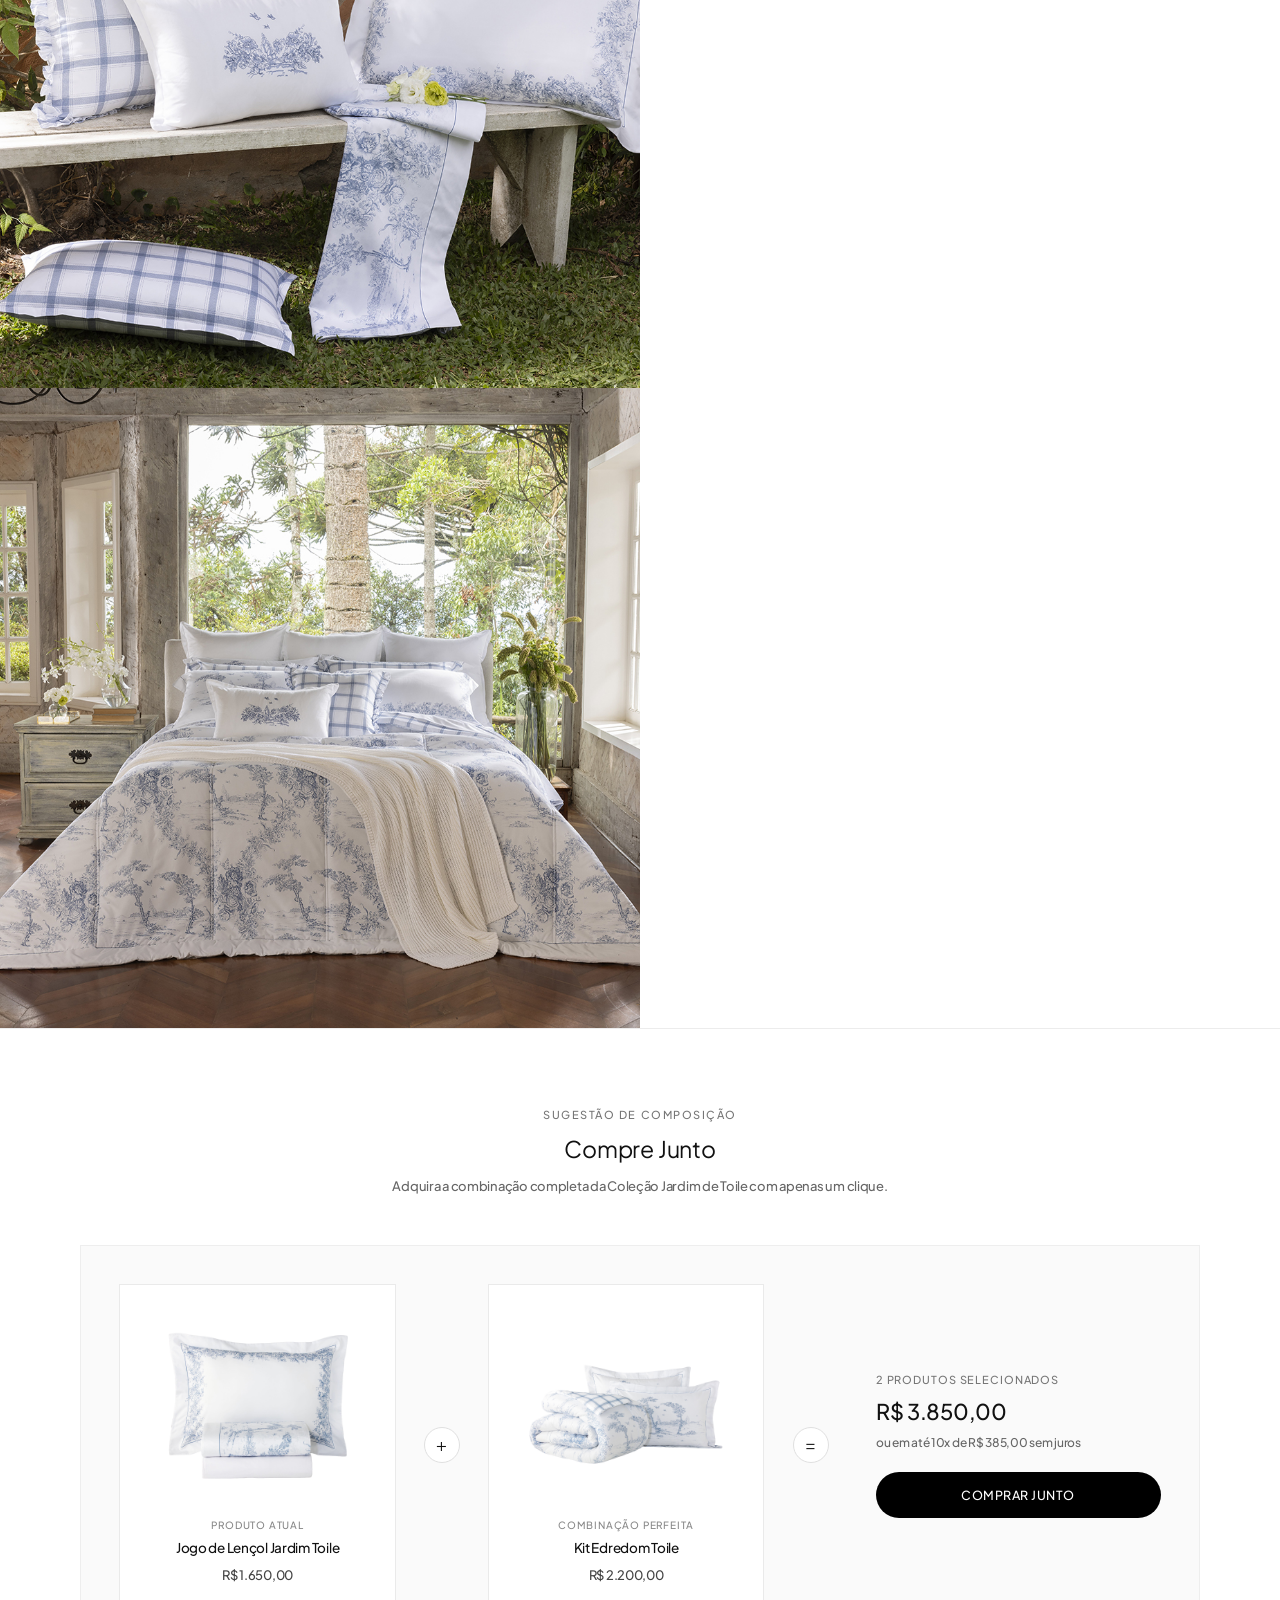
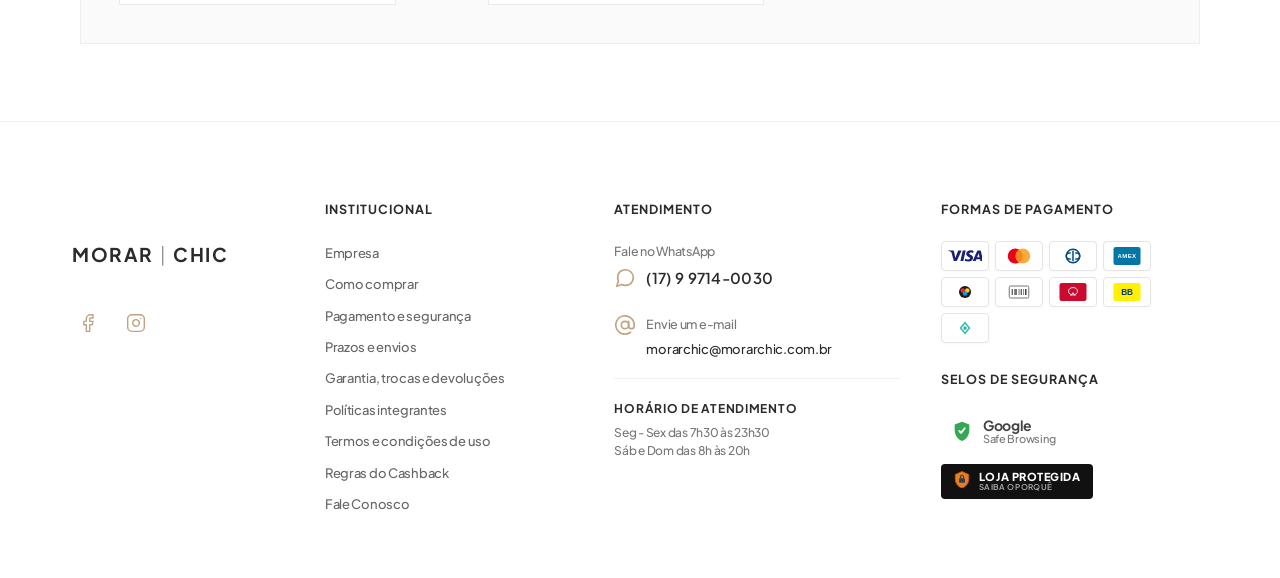
<file: produto-jogo-de-lencol-toile.html>
<!DOCTYPE html>
<html lang="pt-BR">
<head>
  <meta charset="UTF-8">
  <meta name="viewport" content="width=device-width, initial-scale=1.0">
  <title>Jogo de Lençol Toile — Morar Chic</title>
  <meta name="description" content="Jogo de Lençol Toile em puro algodão egípcio 400 fios da Morar Chic. Conforto sublime e sofisticação pastoral francesa.">
  <link rel="preconnect" href="https://fonts.googleapis.com">
  <link rel="preconnect" href="https://fonts.gstatic.com" crossorigin>
  <link href="https://fonts.googleapis.com/css2?family=Alex+Brush&family=Cormorant+Garamond:ital,wght@0,400;0,500;0,600;1,400&family=EB+Garamond:ital,wght@0,400;0,500;0,600;1,400;1,500&family=Pinyon+Script&family=Plus+Jakarta+Sans:wght@400;500;600;700&display=swap" rel="stylesheet">
  <link rel="stylesheet" href="styles.css?v=20261105-nogap">
</head>
<body class="site-loaded pdp-page-body" data-pdp-id="jogo-de-lencol-toile">

  <!-- ==================== HEADER SUPERIOR (REFERÊNCIA ABSOLUTA LOUIS VUITTON: https://br.louisvuitton.com/por-br/homepage) ==================== -->
  <header class="site-header lv-header scrolled subpage-solid-header" id="siteHeader">
    <div class="inner-header lv-header-inner">

      <!-- Esquerda: [☰ Menu] e [🔍 Buscar] idênticos à referência -->
      <div class="lv-header-left">
        <button type="button" class="lv-nav-btn lv-menu-trigger" id="hamburgerBtn" aria-expanded="false" aria-label="Menu">
          <svg class="lv-nav-icon" width="16" height="12" viewBox="0 0 16 12" fill="none" stroke="currentColor" stroke-width="1.4">
            <line x1="0" y1="1.5" x2="16" y2="1.5"/>
            <line x1="0" y1="6" x2="16" y2="6"/>
            <line x1="0" y1="10.5" x2="16" y2="10.5"/>
          </svg>
          <span class="lv-nav-text">Menu</span>
        </button>

        <button type="button" class="lv-nav-btn lv-search-trigger" id="lvSearchTrigger" aria-expanded="false" aria-label="Buscar">
          <svg class="lv-nav-icon" width="15" height="15" viewBox="0 0 16 16" fill="none" stroke="currentColor" stroke-width="1.4">
            <circle cx="6.8" cy="6.8" r="5.5"/>
            <line x1="10.8" y1="10.8" x2="15" y2="15"/>
          </svg>
          <span class="lv-nav-text">Buscar</span>
        </button>
      </div>

      <!-- Centro: Logotipo MORAR CHIC centralizado como LOUIS VUITTON (Transição suave logo-white / logo-dark) -->
      <div class="lv-header-center">
        <a href="index.html" class="lv-brand-logo" aria-label="Morar Chic — Voltar ao Início">
          <img src="assets/logo/logo-white.png" alt="Morar Chic" class="lv-logo-img lv-logo-white" onerror="this.src='assets/logo/logo.png';">
          <img src="assets/logo/logo-dark.png" alt="Morar Chic" class="lv-logo-img lv-logo-dark" onerror="this.src='assets/logo/logo.png';">
          <span class="lv-logo-wordmark" style="display: none;">MORAR CHIC</span>
        </a>
      </div>

      <!-- Direita: [Contate-nos] [♡] [👤] idênticos à referência -->
      <div class="lv-header-right">
        <a href="https://wa.me/5517997140030?text=Ol%C3%A1!%20Gostaria%20de%20falar%20com%20a%20Morar%20Chic." target="_blank" rel="noopener noreferrer" class="lv-nav-btn lv-contact-link">
          <span class="lv-nav-text">Contate-nos</span>
        </a>

        <!-- Sacola de Compras (Substituiu o coração) -->
        <button type="button" class="lv-nav-btn lv-icon-only-btn lv-bag-btn" id="lvBagBtn" aria-label="Sacola de Compras">
          <div class="lv-bag-icon-wrapper">
            <svg class="lv-nav-icon" width="16" height="17" viewBox="0 0 24 24" fill="none" stroke="currentColor" stroke-width="1.5" stroke-linecap="round" stroke-linejoin="round">
              <path d="M6 2L3 6v14a2 2 0 0 0 2 2h14a2 2 0 0 0 2-2V6l-3-4z"/>
              <line x1="3" y1="6" x2="21" y2="6"/>
              <path d="M16 10a4 4 0 0 1-8 0"/>
            </svg>
            <span class="lv-bag-badge" id="lvBagBadge" style="display: none;">0</span>
          </div>
        </button>

        <button type="button" class="lv-nav-btn lv-icon-only-btn lv-account-btn" id="accountTriggerBtn" aria-label="Minha Conta">
          <svg class="lv-nav-icon" width="15" height="16" viewBox="0 0 24 24" fill="none" stroke="currentColor" stroke-width="1.5">
            <path d="M20 21v-2a4 4 0 0 0-4-4H8a4 4 0 0 0-4 4v2"/>
            <circle cx="12" cy="7" r="4"/>
          </svg>
        </button>
      </div>

    </div>

    <!-- ==================== PAINEL DE BUSCA LOUIS VUITTON ==================== -->
    <div class="lv-search-panel" id="lvSearchPanel" aria-hidden="true">
      <div class="lv-search-container">
        <div class="lv-search-bar">
          <svg class="lv-search-icon" width="18" height="18" viewBox="0 0 16 16" fill="none" stroke="currentColor" stroke-width="1.4">
            <circle cx="6.8" cy="6.8" r="5.5"/>
            <line x1="10.8" y1="10.8" x2="15" y2="15"/>
          </svg>
          <input type="text" class="lv-search-input" id="lvSearchInput" placeholder="O que você procura? (ex: Jardim de Toile, Lençol 400 Fios, Pip Studio...)" aria-label="Buscar produtos">
          <button type="button" class="lv-search-close-btn" id="lvSearchCloseBtn" aria-label="Fechar Busca">&times;</button>
        </div>
        <div class="lv-search-suggestions">
          <span class="lv-suggest-title">Buscas em alta:</span>
          <button type="button" class="lv-suggest-pill" data-query="toile">Jardim de Toile</button>
          <button type="button" class="lv-suggest-pill" data-query="lençol">Lençol 400 Fios</button>
          <button type="button" class="lv-suggest-pill" data-query="edredom">Kit Edredom</button>
          <button type="button" class="lv-suggest-pill" data-query="pip studio">Pip Studio</button>
          <button type="button" class="lv-suggest-pill" data-query="mesa posta">Mesa Posta</button>
          <button type="button" class="lv-suggest-pill" data-query="pintados à mão">Pintados à Mão</button>
        </div>
      </div>
    </div>

  </header>
  <div class="lv-header-backdrop" id="lvHeaderBackdrop"></div>

  <!-- ==================== MENU LATERAL DA MORAR CHIC ==================== -->
  <div class="morar-drawer-backdrop" id="drawerBackdrop"></div>
  <aside class="morar-drawer" id="lateralDrawer" aria-hidden="true" aria-label="Menu Principal">
    <div class="morar-drawer-inner">
      <div class="drawer-top-bar">
        <button type="button" class="drawer-close-btn" id="closeDrawerBtn" aria-label="Fechar Menu">
          <svg class="drawer-top-icon" width="16" height="16" viewBox="0 0 24 24" fill="none" stroke="currentColor" stroke-width="1.8">
            <line x1="18" y1="6" x2="6" y2="18"/>
            <line x1="6" y1="6" x2="18" y2="18"/>
          </svg>
          <span>Close</span>
        </button>

        <div class="drawer-search-trigger" id="drawerSearchTrigger">
          <svg class="drawer-top-icon" width="16" height="16" viewBox="0 0 24 24" fill="none" stroke="currentColor" stroke-width="1.8">
            <circle cx="11" cy="11" r="7"/>
            <line x1="21" y1="21" x2="16.5" y2="16.5"/>
          </svg>
          <input type="text" class="drawer-search-input" id="drawerSearchInput" placeholder="Pesquisar" aria-label="Pesquisar no menu">
        </div>
      </div>

      <nav class="drawer-nav" aria-label="Categorias Morar Chic">
        <ul class="drawer-nav-list">
          <li><a href="colecao-jardim-de-toile.html" class="drawer-nav-link">← Coleção Jardim de Toile</a></li>
          <li><a href="index.html#cama" class="drawer-nav-link">Camas</a></li>
          <li><a href="index.html#mesa-posta" class="drawer-nav-link">Mesa Posta</a></li>
          <li><a href="index.html#banho-e-aromas" class="drawer-nav-link">Banho e Aromas</a></li>
          <li><a href="index.html#decoracao" class="drawer-nav-link">Decoração</a></li>
          <li><a href="pintados-a-mao.html" class="drawer-nav-link">Pintados à Mão</a></li>
          <li><a href="index.html#sale" class="drawer-nav-link drawer-sale-link">Sale</a></li>
        </ul>

        <div class="drawer-secondary-nav">
          <a href="index.html" class="drawer-sec-link">Voltar para a Página Inicial</a>
          <a href="index.html#institucional" class="drawer-sec-link">A Arte de Morar Chic</a>
        </div>
      </nav>

      <div class="drawer-utility-footer">
        <a href="#rodape" class="drawer-util-item" id="drawerAccountBtn">
          <svg class="drawer-util-icon" width="18" height="18" viewBox="0 0 24 24" fill="none" stroke="currentColor" stroke-width="1.5">
            <path d="M20 21v-2a4 4 0 0 0-4-4H8a4 4 0 0 0-4 4v2"/>
            <circle cx="12" cy="7" r="4"/>
          </svg>
          <span>Entrar ou Registrar-se</span>
        </a>

        <a href="#rodape" class="drawer-util-item" id="drawerCartBtn">
          <svg class="drawer-util-icon" width="18" height="18" viewBox="0 0 24 24" fill="none" stroke="currentColor" stroke-width="1.5">
            <path d="M6 2L3 6v14a2 2 0 0 0 2 2h14a2 2 0 0 0 2-2V6l-3-4z"/>
            <line x1="3" y1="6" x2="21" y2="6"/>
            <path d="M16 10a4 4 0 0 1-8 0"/>
          </svg>
          <span>Carrinho</span>
        </a>
      </div>
    </div>
  </aside>

  <!-- ==================== PÁGINA DE PRODUTO (DIVISÃO EXATA 50% / 50%) ==================== -->
  <main class="pdp-main-section">
    <div class="pdp-layout-grid">

      <!-- =========================================================================
           COLUNA ESQUERDA (50% DA PÁGINA, ALINHADA À BORDA ESQUERDA):
           IMAGENS EXCLUSIVAS DO PRODUTO (NÃO REUTILIZADAS DE OUTRAS SEÇÕES)
           Fácil edição: altere aqui ou em PDP_CONFIG no topo do script.js
           ========================================================================= -->
      <section class="pdp-media-col" id="pdpMediaGallery" aria-label="Galeria de Imagens do Produto">
        
        <!-- Imagem Exclusiva 1 -->
        <figure class="pdp-gallery-item">
          <img src="assets/images/pdp-lencol-toile-1.jpg" alt="Jogo de Lençol Toile — Visão Geral da Cama" class="pdp-gallery-img" loading="eager">
        </figure>

        <!-- Imagem Exclusiva 2 -->
        <figure class="pdp-gallery-item">
          <img src="assets/images/pdp-lencol-toile-2.jpg" alt="Jogo de Lençol Toile — Detalhes da Estampa e Tecido" class="pdp-gallery-img" loading="lazy">
        </figure>

        <!-- Imagem Exclusiva 3 -->
        <figure class="pdp-gallery-item">
          <img src="assets/images/pdp-lencol-toile-3.jpg" alt="Jogo de Lençol Toile — Ambientação Quarto de Luxo" class="pdp-gallery-img" loading="lazy">
        </figure>

        <!-- Imagem Exclusiva 4 -->
        <figure class="pdp-gallery-item">
          <img src="assets/images/pdp-lencol-toile-4.jpg" alt="Jogo de Lençol Toile — Artesanato e Detalhes" class="pdp-gallery-img" loading="lazy">
        </figure>

      </section>

      <!-- =========================================================================
           COLUNA DIREITA (50% DA PÁGINA, COM MECANISMO DE COMPRA CENTRALIZADO):
           Fica fixo (sticky) e centralizado na metade direita enquanto rola as fotos.
           ========================================================================= -->
      <section class="pdp-info-col" aria-label="Painel de Compra">
        <div class="pdp-info-inner">

          <!-- Título do Produto (Fácil Edição) -->
          <h1 class="pdp-title">Jogo de Lençol Toile</h1>

          <!-- Bloco de Preço Dinâmico: A partir de (antes de selecionar) e Detalhado (após selecionar) -->
          <div class="pdp-price-block" id="pdpPriceBlock">
            <div class="pdp-price-from-wrap" id="pdpPriceFromWrap">
              <span class="pdp-price-from-label">a partir de:</span>
              <span class="pdp-price-from-val" id="pdpPriceFromVal">R$ 1.650,00</span>
            </div>
            <div class="pdp-price-selected-wrap" id="pdpPriceSelectedWrap" style="display: none;">
              <div class="pdp-price-total" id="pdpPriceTotalVal">R$ 1.850,00</div>
              <div class="pdp-price-installments" id="pdpPriceInstallments">em até 10x de R$ 185,00 sem juros</div>
              <div class="pdp-price-cash" id="pdpPriceCash">ou R$ 1.757,50 à vista com 5% de desconto no Pix</div>
            </div>
          </div>

          <!-- Seletor de Tamanho Sofisticado estilo Louis Vuitton -->
          <div class="pdp-size-row">
            <span class="pdp-size-label">Tamanho</span>
            <div class="pdp-size-picker-wrap" id="pdpSizePickerWrap">
              <button type="button" class="pdp-size-trigger-btn" id="pdpSizeTriggerBtn" aria-haspopup="listbox" aria-expanded="false">
                <span id="pdpSizeCurrentVal" class="placeholder">Selecione o tamanho</span>
                <svg class="pdp-size-chevron" width="10" height="6" viewBox="0 0 10 6" fill="none" stroke="currentColor" stroke-width="1.3" stroke-linecap="round" stroke-linejoin="round" aria-hidden="true"><path d="M1 1l4 4 4-4"/></svg>
              </button>
              <div class="pdp-size-options-panel" id="pdpSizeOptionsPanel" role="listbox" aria-label="Opções de Tamanho">
                <button type="button" class="pdp-size-option-btn" data-size="Casal" data-price="1650.00" role="option"><span>Casal</span><span class="pdp-opt-price">R$ 1.650,00</span></button>
                <button type="button" class="pdp-size-option-btn" data-size="Queen" data-price="1850.00" role="option"><span>Queen</span><span class="pdp-opt-price">R$ 1.850,00</span></button>
                <button type="button" class="pdp-size-option-btn" data-size="King" data-price="2150.00" role="option"><span>King</span><span class="pdp-opt-price">R$ 2.150,00</span></button>
                <button type="button" class="pdp-size-option-btn" data-size="Super King" data-price="2450.00" role="option"><span>Super King</span><span class="pdp-opt-price">R$ 2.450,00</span></button>
              </div>
            </div>
          </div>

          <!-- Link do Guia de Tamanho (Abre Menu Lateral / Drawer) -->
          <button type="button" class="pdp-size-guide-link" id="pdpSizeGuideTrigger">Qual é o meu tamanho?</button>

          <!-- Botão Principal Preto Arredondado: COMPRAR (Desabilitado até selecionar tamanho) -->
          <a href="#" class="pdp-cta-btn disabled" id="pdpCtaBtn" aria-disabled="true">
            COMPRAR
          </a>

          <!-- =========================================================================
               TEXTO DOS CLIENT ADVISORS (FÁCIL EDIÇÃO)
               Você pode editar o texto, telefone ou e-mail abaixo livremente,
               ou configurar no topo do script.js em PDP_CONFIG.clientAdvisors.message
               ========================================================================= -->
          <p class="pdp-advisor-note" id="pdpAdvisorNote">
            Para mais informações sobre este produto, fale com os nossos Client Advisors pelo telefone <a href="https://wa.me/5517997140030" target="_blank" rel="noopener noreferrer">(17) 9 9714-0030</a> ou por <a href="mailto:morarchic@morarchic.com.br">e-mail</a>.
          </p>

          <!-- CALCULADOR DE FRETE E PRAZO (CONFORTO VISUAL) -->
          <div class="pdp-shipping-calculator">
            <div class="pdp-shipping-header">
              <div class="pdp-shipping-title">
                <svg class="pdp-shipping-icon" width="16" height="16" viewBox="0 0 24 24" fill="none" stroke="currentColor" stroke-width="1.6" stroke-linecap="round" stroke-linejoin="round">
                  <rect x="1" y="3" width="15" height="13"/>
                  <polygon points="16 8 20 8 23 11 23 16 16 16 8"/>
                  <circle cx="5.5" cy="18.5" r="2.5"/>
                  <circle cx="18.5" cy="18.5" r="2.5"/>
                </svg>
                <span>Calcular frete e prazo de entrega</span>
              </div>
              <a href="https://buscacepinter.correios.com.br/app/endereco/index.php" target="_blank" rel="noopener noreferrer" class="pdp-cep-helper-link">Não sei meu CEP</a>
            </div>

            <form class="pdp-shipping-form" id="pdpShippingForm" onsubmit="return false;">
              <div class="pdp-shipping-input-group">
                <input type="text" class="pdp-shipping-input" id="pdpShippingInput" placeholder="00000-000" maxlength="9" inputmode="numeric" aria-label="Digite seu CEP">
                <button type="button" class="pdp-shipping-submit-btn" id="pdpShippingSubmitBtn">Calcular</button>
              </div>
            </form>

            <div class="pdp-shipping-results" id="pdpShippingResults" style="display: none;">
              <div class="pdp-shipping-loading" id="pdpShippingLoading" style="display: none;">
                <span class="pdp-shipping-spinner"></span>
                <span>Calculando envio para seu CEP...</span>
              </div>
              <div class="pdp-shipping-options" id="pdpShippingOptions"></div>
            </div>
          </div>

          <!-- Bloco Editorial de Descrição com Efeito Degradê (Fade) e "Ler mais" -->
          <div class="pdp-description-block" id="pdpDescriptionBlock">
            <div class="pdp-desc-text-wrapper" id="pdpDescWrapper">
              <p class="pdp-desc-text" id="pdpDescText">
                Confeccionado em percal de puro algodão egípcio 400 fios, o Jogo de Lençol Toile apresenta a clássica temática pastoral francesa reinterpretada com máxima sutileza e requinte. O toque acetinado de textura sedosa garante noites de conforto supremo e uma estética atemporal à cama posta. O conjunto é composto por 1 lençol de cima com vira dobrada e barra bordada, 1 lençol inferior com elástico integral e 2 fronhas com 4 abas estruturadas e pespontos artesanais de alta alfaiataria.
              </p>
              <div class="pdp-desc-fade" id="pdpDescFade"></div>
            </div>
            <button type="button" class="pdp-read-more-btn" id="pdpReadMoreBtn">Ler mais</button>
          </div>

          <!-- Acordeons de Especificações e Serviços (Padrão Louis Vuitton) -->
          <div class="pdp-accordions">

            <div class="pdp-accordion-item">
              <button type="button" class="pdp-accordion-header">
                <span>Composição e Cuidados</span>
                <span class="pdp-accordion-icon">+</span>
              </button>
              <div class="pdp-accordion-content">
                100% Algodão Egípcio Penteado, 400 fios com acabamento cetim.<br>
                Lavar à máquina em temperatura suave (até 40°C) com sabão neutro. Não usar alvejantes clorados. Secar à sombra para preservar a luminosidade das fibras. Passar a ferro em temperatura média (até 150°C).
              </div>
            </div>

            <div class="pdp-accordion-item">
              <button type="button" class="pdp-accordion-header">
                <span>Checar Disponibilidade na Loja</span>
                <span class="pdp-accordion-icon">+</span>
              </button>
              <div class="pdp-accordion-content">
                Exemplar disponível para pronta entrega em nosso Atelier em São José do Rio Preto e despacho imediato para todo o Brasil. Caso deseje atendimento com vídeo em alta resolução das peças, contate nosso concierge via WhatsApp.
              </div>
            </div>

            <div class="pdp-accordion-item">
              <button type="button" class="pdp-accordion-header">
                <span>Entregas e Devoluções</span>
                <span class="pdp-accordion-icon">+</span>
              </button>
              <div class="pdp-accordion-content">
                Frete cortesia para todo o Brasil. Envio com seguro total e rastreamento ponto a ponto. Trocas e devoluções gratuitas em até 7 dias corridos após o recebimento.
              </div>
            </div>

            <div class="pdp-accordion-item">
              <button type="button" class="pdp-accordion-header">
                <span>Embalagem para Presente</span>
                <span class="pdp-accordion-icon">+</span>
              </button>
              <div class="pdp-accordion-content">
                Todas as encomendas são envolvidas em papel de seda perfumado com o aroma autoral Morar Chic, laço de gorgurão e caixa rígida personalizada, acompanhada de cartão manuscrito.
              </div>
            </div>

          </div>

        </div>
      </section>

    </div>

    <!-- =========================================================================
         SEÇÃO COMPRE JUNTO (APÓS AS IMAGENS DO PRODUTO)
         Permite ao cliente adquirir os 2 produtos da coleção com apenas 1 clique.
         Fácil edição: altere aqui ou em PDP_CONFIG no topo do script.js
         ========================================================================= -->
    <section class="pdp-buy-together-section" id="compre-junto" aria-label="Compre Junto">
      <div class="pdp-buy-together-container">
        <header class="pdp-buy-together-header">
          <span class="pdp-buy-together-eyebrow" id="pdpBtEyebrow">SUGESTÃO DE COMPOSIÇÃO</span>
          <h2 class="pdp-buy-together-title" id="pdpBtTitle">Compre Junto</h2>
          <p class="pdp-buy-together-sub" id="pdpBtSub">Adquira a combinação completa da Coleção Jardim de Toile com apenas um clique.</p>
        </header>

        <div class="pdp-buy-together-box">
          <!-- Produto 1 (Atual) -->
          <div class="pdp-bt-card">
            <div class="pdp-bt-media">
              <img src="assets/images/compre-junto-lencol.jpg" alt="Jogo de Lençol Toile" class="pdp-bt-img" id="pdpBtImg1">
            </div>
            <span class="pdp-bt-tag" id="pdpBtTag1">PRODUTO ATUAL</span>
            <h3 class="pdp-bt-name" id="pdpBtName1">Jogo de Lençol Toile</h3>
            <p class="pdp-bt-price" id="pdpBtPrice1">R$ 1.850,00</p>
          </div>

          <!-- Operador + -->
          <div class="pdp-bt-operator" aria-hidden="true">+</div>

          <!-- Produto 2 (Complementar) -->
          <div class="pdp-bt-card">
            <div class="pdp-bt-media">
              <img src="assets/images/pdp-edredom-toile-1.jpg" alt="Kit Edredom Toile" class="pdp-bt-img" id="pdpBtImg2">
            </div>
            <span class="pdp-bt-tag" id="pdpBtTag2">COMBINAÇÃO PERFEITA</span>
            <a href="produto-kit-edredom-toile.html" class="pdp-bt-name" id="pdpBtName2">Kit Edredom Toile</a>
            <p class="pdp-bt-price" id="pdpBtPrice2">R$ 2.450,00</p>
          </div>

          <!-- Operador = -->
          <div class="pdp-bt-operator" aria-hidden="true">=</div>

          <!-- Resumo e Botão de Compra em 1 Clique -->
          <div class="pdp-bt-summary">
            <span class="pdp-bt-summary-label" id="pdpBtTotalLabel">2 PRODUTOS SELECIONADOS</span>
            <div class="pdp-bt-total-price" id="pdpBtTotalPrice">R$ 4.300,00</div>
            <div class="pdp-bt-installments" id="pdpBtInstallments">ou em até 10x de R$ 430,00 sem juros</div>
            <a href="https://wa.me/5517997140030?text=Ol%C3%A1!%20Quero%20comprar%20junto%20com%201%20clique%3A%20Jogo%20de%20Len%C3%A7ol%20Toile%20%2B%20Kit%20Edredom%20Toile%20(Tamanho%3A%20Queen%20%E2%80%94%20Total%3A%20R%24%204.300%2C00)%20da%20Morar%20Chic." target="_blank" rel="noopener noreferrer" class="pdp-bt-cta-btn" id="pdpBtCtaBtn">
              COMPRAR JUNTO COM 1 CLIQUE
            </a>
          </div>
        </div>
      </div>
    </section>

  </main>

  <!-- ==================== MENU LATERAL (DRAWER): GUIA DE TAMANHOS ==================== -->
  <div class="pdp-size-drawer-backdrop" id="pdpSizeDrawerBackdrop"></div>
  <aside class="pdp-size-drawer" id="pdpSizeDrawer" aria-hidden="true" aria-label="Guia de Medidas Morar Chic">
    <div class="pdp-size-drawer-header">
      <h2 class="pdp-size-drawer-title">Guia de Tamanhos</h2>
      <button type="button" class="pdp-size-drawer-close" id="pdpSizeDrawerClose" aria-label="Fechar Guia de Tamanhos">
        <span>Fechar</span>
        <svg width="14" height="14" viewBox="0 0 24 24" fill="none" stroke="currentColor" stroke-width="2">
          <line x1="18" y1="6" x2="6" y2="18"/>
          <line x1="6" y1="6" x2="18" y2="18"/>
        </svg>
      </button>
    </div>

    <div class="pdp-size-drawer-body">
      <!-- IMAGEM EXCLUSIVA DO GUIA DE TAMANHOS (FÁCIL EDIÇÃO: altere o src abaixo ou em PDP_CONFIG no script.js) -->
      <div class="pdp-size-drawer-img-wrap">
        <img src="assets/images/guia-de-tamanhos-cama.jpg" alt="Guia Visual de Medidas e Proporções de Camas Morar Chic" class="pdp-size-drawer-img" id="pdpSizeGuideImg">
      </div>

      <!-- Tópico de Medidas Especiais e Contato -->
      <div class="pdp-size-drawer-advice" id="pdpSizeGuideAdvice">
        <strong>Medidas Especiais:</strong> Possui cama articulada ou colchão de altura sob medida? Nossos Client Advisors confeccionam peças customizadas.
      </div>

      <a href="https://wa.me/5517997140030?text=Ol%C3%A1!%20Gostaria%20de%20orienta%C3%A7%C3%A3o%20de%20medidas%20para%20o%20meu%20colch%C3%A3o%20na%20Morar%20Chic." target="_blank" rel="noopener noreferrer" class="pdp-size-drawer-btn">
        Consultar Especialista no WhatsApp
      </a>
    </div>
  </aside>

  <!-- ==================== FOOTER (DESIGN REFERÊNCIA MORAR CHIC — FUNDO BRANCO COMPLETO) ==================== -->
  <footer class="site-footer" id="rodape">
    <div class="content-wrapper">
      <div class="footer-main-grid">

        <!-- COLUNA 1: LOGO MORAR CHIC + REDES SOCIAIS -->
        <div class="footer-col footer-col-brand">
          <a href="index.html#hero" class="footer-brand-wrap" aria-label="Morar Chic Home">
            <img src="assets/images/coroa-morarchic.png" alt="Morar Chic Coroa" class="footer-brand-crown">
            <span class="footer-brand-title">MORAR <span class="footer-brand-bar">|</span> CHIC</span>
          </a>

          <!-- Redes Sociais em Tom Dourado/Bronze Elegante -->
          <div class="footer-social-wrap">
            <a href="https://facebook.com" target="_blank" rel="noopener noreferrer" class="footer-social-btn" aria-label="Facebook Morar Chic">
              <svg width="20" height="20" viewBox="0 0 24 24" fill="none" stroke="currentColor" stroke-width="1.7" stroke-linecap="round" stroke-linejoin="round">
                <path d="M18 2h-3a5 5 0 0 0-5 5v3H7v4h3v8h4v-8h3l1-4h-4V7a1 1 0 0 1 1-1h3z"></path>
              </svg>
            </a>
            <a href="https://instagram.com" target="_blank" rel="noopener noreferrer" class="footer-social-btn" aria-label="Instagram Morar Chic">
              <svg width="20" height="20" viewBox="0 0 24 24" fill="none" stroke="currentColor" stroke-width="1.7" stroke-linecap="round" stroke-linejoin="round">
                <rect x="2" y="2" width="20" height="20" rx="5" ry="5"></rect>
                <path d="M16 11.37A4 4 0 1 1 12.63 8 4 4 0 0 1 16 11.37z"></path>
                <line x1="17.5" y1="6.5" x2="17.51" y2="6.5"></line>
              </svg>
            </a>
          </div>
        </div>

        <!-- COLUNA 2: INSTITUCIONAL -->
        <div class="footer-col footer-col-inst">
          <h3 class="footer-col-title">INSTITUCIONAL</h3>
          <ul class="footer-link-list">
            <li><a href="index.html#hero">Empresa</a></li>
            <li><a href="index.html#hero">Como comprar</a></li>
            <li><a href="index.html#hero">Pagamento e segurança</a></li>
            <li><a href="index.html#hero">Prazos e envios</a></li>
            <li><a href="index.html#hero">Garantia, trocas e devoluções</a></li>
            <li><a href="index.html#hero">Políticas integrantes</a></li>
            <li><a href="index.html#hero">Termos e condições de uso</a></li>
            <li><a href="index.html#hero">Regras do Cashback</a></li>
            <li><a href="index.html#hero">Fale Conosco</a></li>
          </ul>
        </div>

        <!-- COLUNA 3: ATENDIMENTO -->
        <div class="footer-col footer-col-atendimento">
          <h3 class="footer-col-title">ATENDIMENTO</h3>

          <div class="footer-contact-block">
            <span class="footer-contact-sub">Fale no WhatsApp</span>
            <a href="https://wa.me/5517997140030" target="_blank" rel="noopener noreferrer" class="footer-whatsapp-link">
              <svg class="footer-icon-gold" width="22" height="22" viewBox="0 0 24 24" fill="none" stroke="currentColor" stroke-width="1.8" stroke-linecap="round" stroke-linejoin="round">
                <path d="M21 11.5a8.38 8.38 0 0 1-.9 3.8 8.5 8.5 0 0 1-7.6 4.7 8.38 8.38 0 0 1-3.8-.9L3 21l1.9-5.7a8.38 8.38 0 0 1-.9-3.8 8.5 8.5 0 0 1 4.7-7.6 8.38 8.38 0 0 1 3.8-.9h.5a8.48 8.48 0 0 1 8 8v.5z"></path>
              </svg>
              <span class="footer-phone-val">(17) 9 9714-0030</span>
            </a>
          </div>

          <div class="footer-contact-block footer-email-block">
            <div class="footer-email-flex">
              <svg class="footer-icon-gold" width="22" height="22" viewBox="0 0 24 24" fill="none" stroke="currentColor" stroke-width="1.8" stroke-linecap="round" stroke-linejoin="round">
                <circle cx="12" cy="12" r="4"></circle>
                <path d="M16 8v5a3 3 0 0 0 6 0v-1a10 10 0 1 0-3.92 7.94"></path>
              </svg>
              <div class="footer-email-details">
                <span class="footer-contact-sub">Envie um e-mail</span>
                <a href="mailto:morarchic@morarchic.com.br" class="footer-mail-link">morarchic@morarchic.com.br</a>
              </div>
            </div>
          </div>

          <div class="footer-hours-block">
            <h4 class="footer-hours-title">HORÁRIO DE ATENDIMENTO</h4>
            <p class="footer-hours-lines">
              Seg - Sex das 7h30 às 23h30<br>
              Sáb e Dom das 8h às 20h
            </p>
          </div>
        </div>

        <!-- COLUNA 4: FORMAS DE PAGAMENTO & SELOS DE SEGURANÇA -->
        <div class="footer-col footer-col-badges">
          <h3 class="footer-col-title">FORMAS DE PAGAMENTO</h3>
          <div class="footer-payment-grid">
            <div class="payment-card" title="Visa">
              <svg width="34" height="12" viewBox="0 0 48 16" fill="none"><path d="M18.8 1.2L12.4 15.2H8.2L5 3.4C4.8 2.6 4.6 2.3 4 1.9C3 1.4 1.4 0.9 0 0.6L0.1 0.2H6.8C7.7 0.2 8.4 0.8 8.6 1.8L10.3 10.7L14.4 0.2H18.8ZM35.4 10.3C35.4 6.4 29.9 6.2 29.9 4.4C29.9 3.8 30.5 3.2 31.7 3C32.3 2.9 33.9 2.8 35.5 3.6L36.2 0.8C35.2 0.4 34 0 32.4 0C28.4 0 25.7 2.1 25.7 5.1C25.7 7.3 27.7 8.5 29.2 9.3C30.8 10.1 31.3 10.6 31.3 11.3C31.3 12.4 30 12.9 28.8 12.9C26.8 12.9 25.7 12.6 24.3 11.9L23.6 14.8C25.1 15.5 26.8 15.8 28.5 15.8C32.7 15.8 35.4 13.7 35.4 10.3ZM45.8 15.2H49.6L46.2 0.2H42.7C41.8 0.2 41.1 0.7 40.8 1.5L34.8 15.2H39.1L40 12.7H45.3L45.8 15.2ZM41.1 9.7L43.2 4.1L44.5 9.7H41.1ZM25 0.2L21.6 15.2H17.5L20.9 0.2H25Z" fill="#1A1F71"/></svg>
            </div>
            <div class="payment-card" title="Mastercard">
              <svg width="28" height="18" viewBox="0 0 36 24" fill="none"><circle cx="13" cy="12" r="10" fill="#EB001B"/><circle cx="23" cy="12" r="10" fill="#F79E1B" fill-opacity="0.85"/></svg>
            </div>
            <div class="payment-card" title="Diners Club">
              <svg width="28" height="18" viewBox="0 0 36 24" fill="none"><circle cx="18" cy="12" r="9" stroke="#004B87" stroke-width="2"/><path d="M18 5V19" stroke="#004B87" stroke-width="2"/><path d="M15 8H13C10.8 8 9 9.8 9 12C9 14.2 10.8 16 13 16H15" stroke="#004B87" stroke-width="1.8"/><path d="M21 8H23C25.2 8 27 9.8 27 12C27 14.2 25.2 16 23 16H21" stroke="#004B87" stroke-width="1.8"/></svg>
            </div>
            <div class="payment-card" title="American Express">
              <svg width="28" height="18" viewBox="0 0 36 24" fill="none"><rect width="36" height="24" rx="3" fill="#0077A6"/><text x="18" y="15" fill="#ffffff" font-size="8" font-family="sans-serif" font-weight="900" text-anchor="middle" letter-spacing="0.5">AMEX</text></svg>
            </div>
            <div class="payment-card" title="Elo">
              <svg width="28" height="18" viewBox="0 0 36 24" fill="none"><circle cx="18" cy="12" r="8" fill="#181818"/><circle cx="15" cy="10" r="3" fill="#EE2737"/><circle cx="21" cy="10" r="3" fill="#FFCC00"/><circle cx="18" cy="14" r="3" fill="#00A4E8"/></svg>
            </div>
            <div class="payment-card" title="Boleto Bancário">
              <svg width="28" height="18" viewBox="0 0 36 24" fill="none"><rect x="5" y="4" width="26" height="16" rx="2" stroke="#666666" stroke-width="1.2"/><line x1="9" y1="8" x2="9" y2="16" stroke="#444444" stroke-width="1.5"/><line x1="12" y1="8" x2="12" y2="16" stroke="#444444" stroke-width="0.8"/><line x1="14" y1="8" x2="14" y2="16" stroke="#444444" stroke-width="2"/><line x1="18" y1="8" x2="18" y2="16" stroke="#444444" stroke-width="1"/><line x1="21" y1="8" x2="21" y2="16" stroke="#444444" stroke-width="1.5"/><line x1="24" y1="8" x2="24" y2="16" stroke="#444444" stroke-width="0.8"/><line x1="27" y1="8" x2="27" y2="16" stroke="#444444" stroke-width="2"/></svg>
            </div>
            <div class="payment-card" title="Bradesco">
              <svg width="28" height="18" viewBox="0 0 36 24" fill="none"><rect width="36" height="24" rx="3" fill="#CC092F"/><path d="M18 6C15 6 12 8 12 11C12 14 15 16 18 16C21 16 24 14 24 11C24 8 21 6 18 6Z" stroke="#ffffff" stroke-width="1.2"/><path d="M15 17L18 13L21 17" stroke="#ffffff" stroke-width="1.2"/></svg>
            </div>
            <div class="payment-card" title="Banco do Brasil">
              <svg width="28" height="18" viewBox="0 0 36 24" fill="none"><rect width="36" height="24" rx="3" fill="#FFF100"/><text x="18" y="16" fill="#003882" font-size="11" font-family="sans-serif" font-weight="900" text-anchor="middle">BB</text></svg>
            </div>
            <div class="payment-card" title="Pix">
              <svg width="28" height="18" viewBox="0 0 36 24" fill="none"><path d="M18 5L24 12L18 19L12 12L18 5Z" stroke="#32BCAD" stroke-width="2" fill="none"/><circle cx="18" cy="12" r="2.5" fill="#32BCAD"/></svg>
            </div>
          </div>

          <h3 class="footer-col-title footer-sec-title">SELOS DE SEGURANÇA</h3>
          <div class="footer-security-wrap">
            <div class="security-seal-google" title="Google Safe Browsing">
              <svg class="google-shield-icon" width="22" height="22" viewBox="0 0 24 24" fill="none">
                <path d="M12 2L4 5V11C4 16.5 7.4 21.6 12 23C16.6 21.6 20 16.5 20 11V5L12 2Z" fill="#34A853"/>
                <path d="M9 12L11 14L15 9" stroke="#ffffff" stroke-width="2" stroke-linecap="round" stroke-linejoin="round"/>
              </svg>
              <div class="google-seal-text">
                <span class="google-label">Google</span>
                <span class="safe-label">Safe Browsing</span>
              </div>
            </div>

            <div class="security-seal-loja" title="Loja Protegida">
              <div class="loja-shield">
                <svg width="18" height="18" viewBox="0 0 24 24" fill="none">
                  <path d="M12 2L3 6V12C3 17.5 6.8 22.5 12 24C17.2 22.5 21 17.5 21 12V6L12 2Z" fill="#E67E22" stroke="#D35400" stroke-width="1"/>
                  <rect x="8" y="11" width="8" height="6" rx="1" fill="#2C3E50"/>
                  <path d="M10 11V9C10 7.9 10.9 7 12 7C13.1 7 14 7.9 14 9V11" stroke="#2C3E50" stroke-width="1.5"/>
                </svg>
              </div>
              <div class="loja-text-block">
                <span class="loja-title">LOJA PROTEGIDA</span>
                <span class="loja-sub">SAIBA O PORQUÊ</span>
              </div>
            </div>
          </div>
        </div>

      </div>
    </div>
  </footer>

  <!-- ==================== SACOLA DE COMPRAS LATERAL (CART DRAWER) ==================== -->
  <div class="cart-drawer-backdrop" id="cartDrawerBackdrop" aria-hidden="true"></div>
  <aside class="cart-drawer" id="cartDrawer" aria-hidden="true" role="dialog" aria-label="Sacola de Compras">
    <div class="cart-drawer-inner">
      <div class="cart-drawer-header">
        <div class="cart-drawer-title-wrap">
          <svg width="18" height="18" viewBox="0 0 24 24" fill="none" stroke="currentColor" stroke-width="1.6" stroke-linecap="round" stroke-linejoin="round">
            <path d="M6 2L3 6v14a2 2 0 0 0 2 2h14a2 2 0 0 0 2-2V6l-3-4z"/>
            <line x1="3" y1="6" x2="21" y2="6"/>
            <path d="M16 10a4 4 0 0 1-8 0"/>
          </svg>
          <h3 class="cart-drawer-title">Sua Sacola (<span id="cartCountTitle">0</span>)</h3>
        </div>
        <button type="button" class="cart-drawer-close" id="cartDrawerClose" aria-label="Fechar Sacola">
          <svg width="20" height="20" viewBox="0 0 24 24" fill="none" stroke="currentColor" stroke-width="1.5">
            <line x1="18" y1="6" x2="6" y2="18"/>
            <line x1="6" y1="6" x2="18" y2="18"/>
          </svg>
        </button>
      </div>

      <!-- Lista de Itens -->
      <div class="cart-drawer-body" id="cartDrawerBody">
        <!-- Renderizado dinamicamente via JS -->
      </div>

      <!-- Rodapé da Sacola -->
      <div class="cart-drawer-footer" id="cartDrawerFooter">
        <div class="cart-drawer-shipping-notice">
          <span>✦ Frete Cortesia para compras desta coleção</span>
        </div>
        <div class="cart-drawer-subtotal-row">
          <span>Subtotal</span>
          <strong id="cartSubtotalVal">R$ 0,00</strong>
        </div>
        <div class="cart-drawer-actions">
          <a href="#" class="cart-checkout-btn" id="cartCheckoutBtn">
            <span>Finalizar Compra</span>
            <svg width="15" height="15" viewBox="0 0 24 24" fill="none" stroke="currentColor" stroke-width="1.8">
              <line x1="5" y1="12" x2="19" y2="12"></line>
              <polyline points="12 5 19 12 12 19"></polyline>
            </svg>
          </a>
          <button type="button" class="cart-continue-btn" id="cartContinueBtn">Continuar Comprando</button>
        </div>
      </div>
    </div>
  </aside>

  <script src="script.js?v=20261105a"></script>
</body>
</html>
</file>
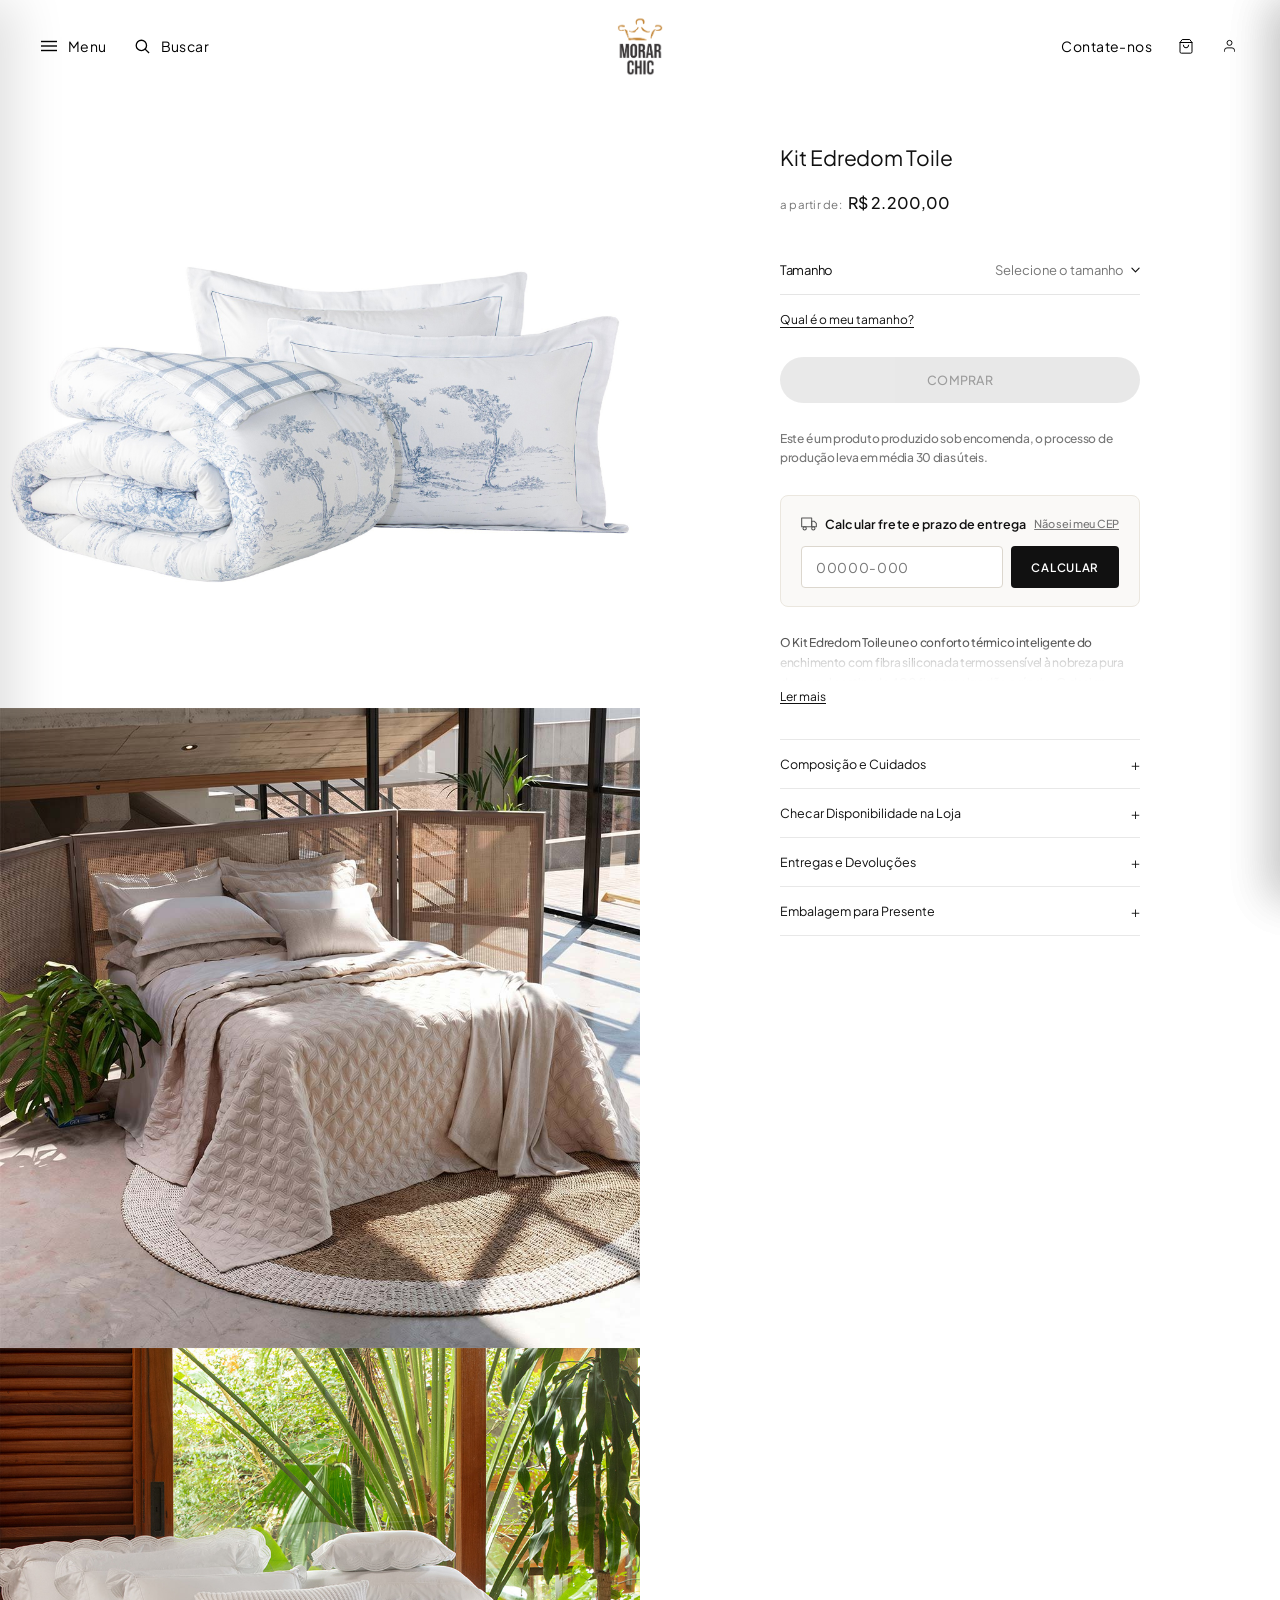
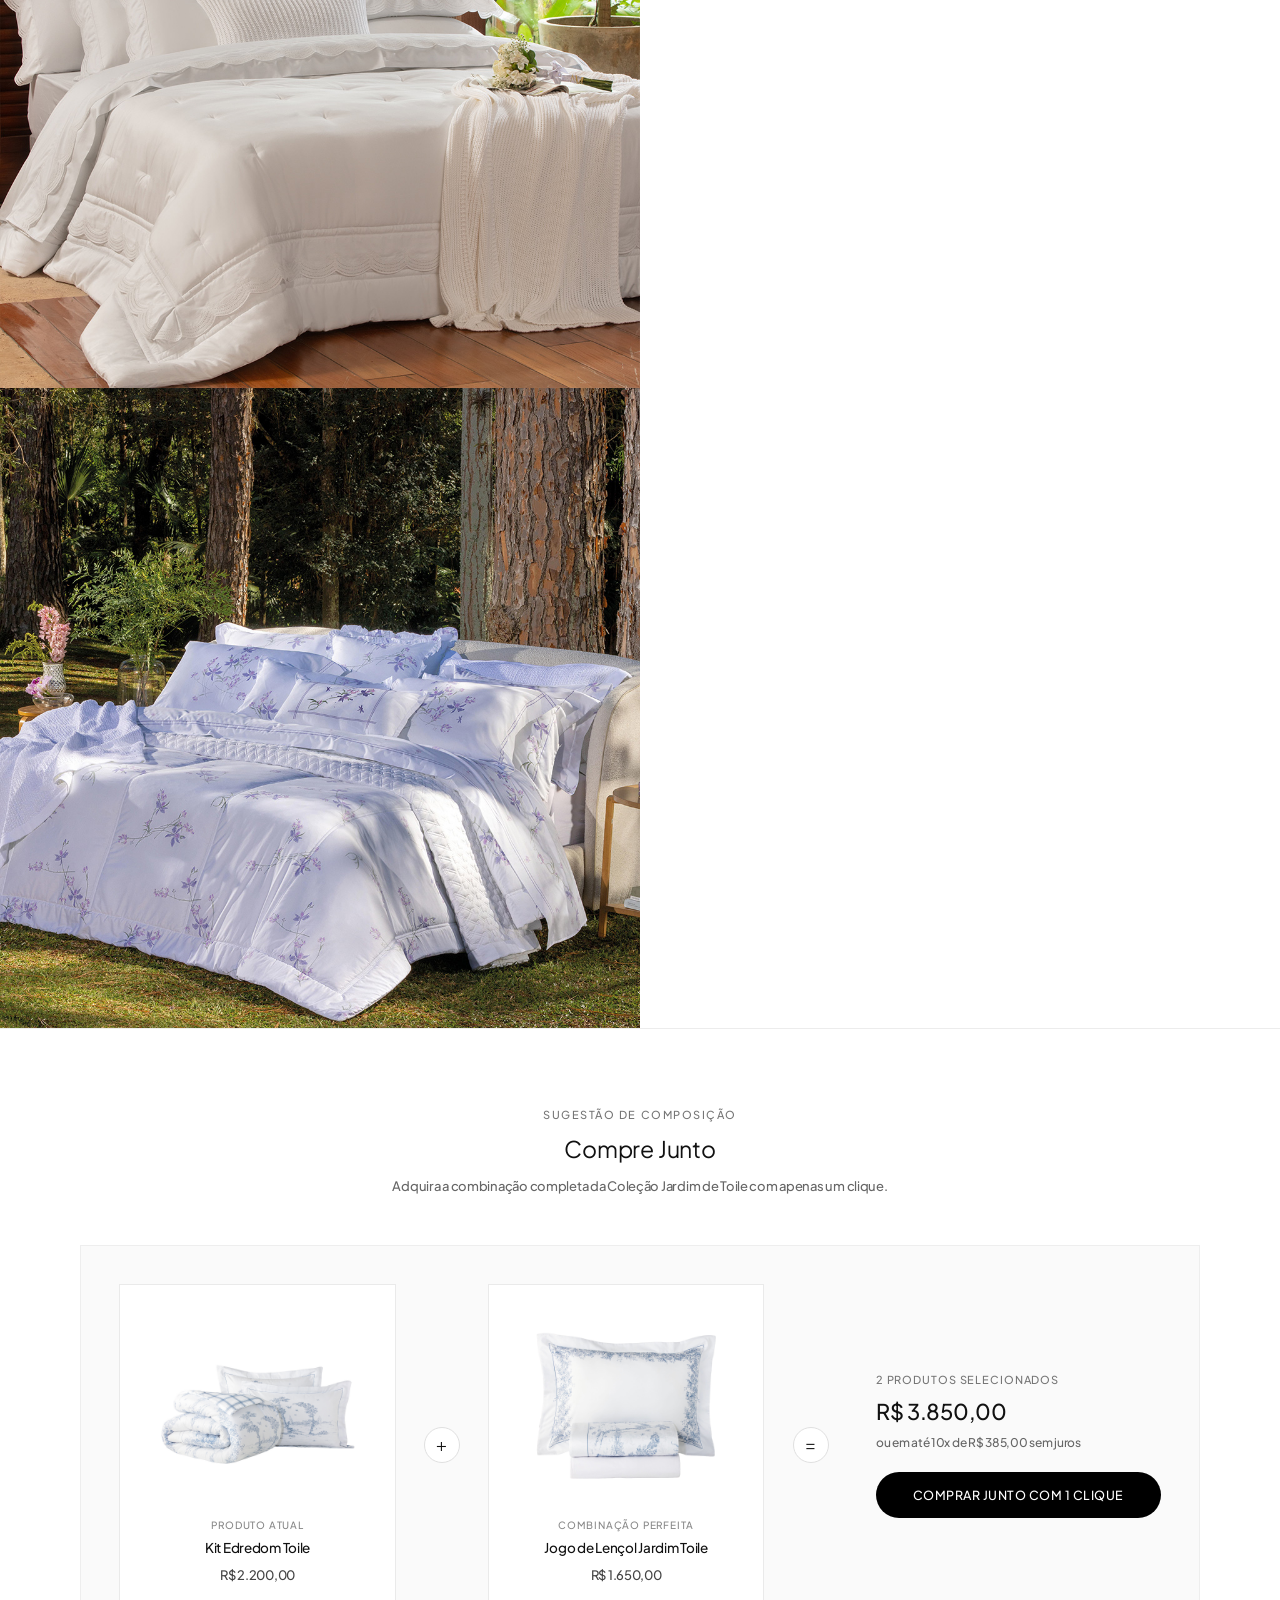
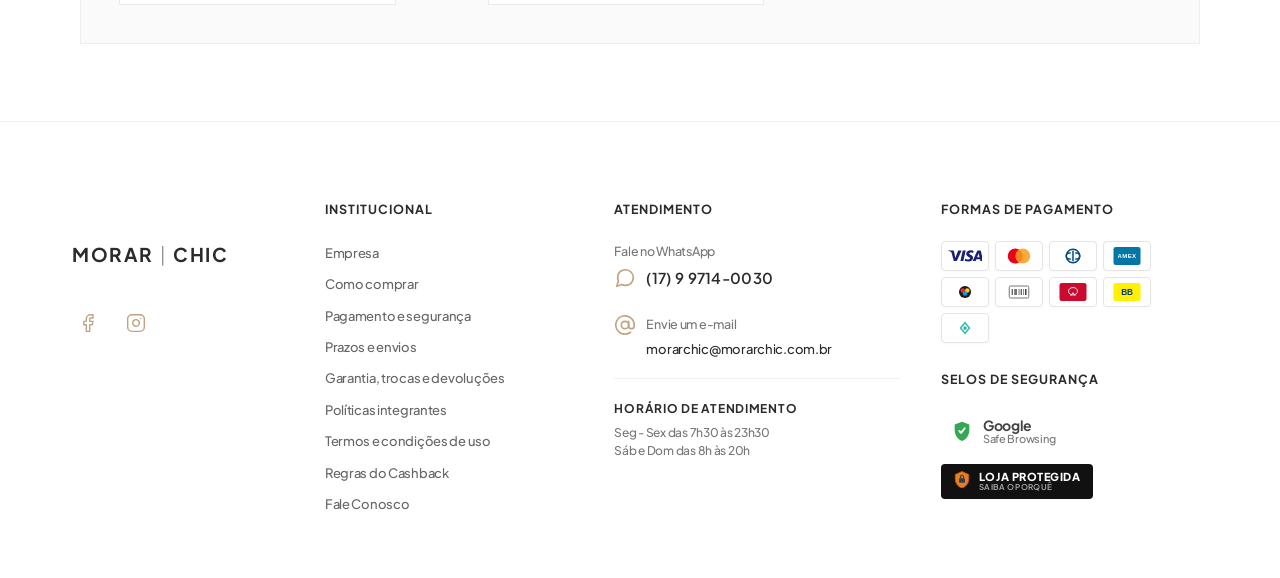
<file: produto-kit-edredom-toile.html>
<!DOCTYPE html>
<html lang="pt-BR">
<head>
  <meta charset="UTF-8">
  <meta name="viewport" content="width=device-width, initial-scale=1.0">
  <title>Kit Edredom Toile — Morar Chic</title>
  <meta name="description" content="Kit Edredom Toile em puro algodão egípcio 400 fios com enchimento termorregulador da Morar Chic. Aconchego e estética refinada.">
  <link rel="preconnect" href="https://fonts.googleapis.com">
  <link rel="preconnect" href="https://fonts.gstatic.com" crossorigin>
  <link href="https://fonts.googleapis.com/css2?family=Alex+Brush&family=Cormorant+Garamond:ital,wght@0,400;0,500;0,600;1,400&family=EB+Garamond:ital,wght@0,400;0,500;0,600;1,400;1,500&family=Pinyon+Script&family=Plus+Jakarta+Sans:wght@400;500;600;700&display=swap" rel="stylesheet">
  <link rel="stylesheet" href="styles.css?v=20261105-nogap">
</head>
<body class="site-loaded pdp-page-body" data-pdp-id="kit-edredom-toile">

  <!-- ==================== HEADER SUPERIOR (REFERÊNCIA ABSOLUTA LOUIS VUITTON: https://br.louisvuitton.com/por-br/homepage) ==================== -->
  <header class="site-header lv-header scrolled subpage-solid-header" id="siteHeader">
    <div class="inner-header lv-header-inner">

      <!-- Esquerda: [☰ Menu] e [🔍 Buscar] idênticos à referência -->
      <div class="lv-header-left">
        <button type="button" class="lv-nav-btn lv-menu-trigger" id="hamburgerBtn" aria-expanded="false" aria-label="Menu">
          <svg class="lv-nav-icon" width="16" height="12" viewBox="0 0 16 12" fill="none" stroke="currentColor" stroke-width="1.4">
            <line x1="0" y1="1.5" x2="16" y2="1.5"/>
            <line x1="0" y1="6" x2="16" y2="6"/>
            <line x1="0" y1="10.5" x2="16" y2="10.5"/>
          </svg>
          <span class="lv-nav-text">Menu</span>
        </button>

        <button type="button" class="lv-nav-btn lv-search-trigger" id="lvSearchTrigger" aria-expanded="false" aria-label="Buscar">
          <svg class="lv-nav-icon" width="15" height="15" viewBox="0 0 16 16" fill="none" stroke="currentColor" stroke-width="1.4">
            <circle cx="6.8" cy="6.8" r="5.5"/>
            <line x1="10.8" y1="10.8" x2="15" y2="15"/>
          </svg>
          <span class="lv-nav-text">Buscar</span>
        </button>
      </div>

      <!-- Centro: Logotipo MORAR CHIC centralizado como LOUIS VUITTON (Transição suave logo-white / logo-dark) -->
      <div class="lv-header-center">
        <a href="index.html" class="lv-brand-logo" aria-label="Morar Chic — Voltar ao Início">
          <img src="assets/logo/logo-white.png" alt="Morar Chic" class="lv-logo-img lv-logo-white" onerror="this.src='assets/logo/logo.png';">
          <img src="assets/logo/logo-dark.png" alt="Morar Chic" class="lv-logo-img lv-logo-dark" onerror="this.src='assets/logo/logo.png';">
          <span class="lv-logo-wordmark" style="display: none;">MORAR CHIC</span>
        </a>
      </div>

      <!-- Direita: [Contate-nos] [♡] [👤] idênticos à referência -->
      <div class="lv-header-right">
        <a href="https://wa.me/5517997140030?text=Ol%C3%A1!%20Gostaria%20de%20falar%20com%20a%20Morar%20Chic." target="_blank" rel="noopener noreferrer" class="lv-nav-btn lv-contact-link">
          <span class="lv-nav-text">Contate-nos</span>
        </a>

        <!-- Sacola de Compras (Substituiu o coração) -->
        <button type="button" class="lv-nav-btn lv-icon-only-btn lv-bag-btn" id="lvBagBtn" aria-label="Sacola de Compras">
          <div class="lv-bag-icon-wrapper">
            <svg class="lv-nav-icon" width="16" height="17" viewBox="0 0 24 24" fill="none" stroke="currentColor" stroke-width="1.5" stroke-linecap="round" stroke-linejoin="round">
              <path d="M6 2L3 6v14a2 2 0 0 0 2 2h14a2 2 0 0 0 2-2V6l-3-4z"/>
              <line x1="3" y1="6" x2="21" y2="6"/>
              <path d="M16 10a4 4 0 0 1-8 0"/>
            </svg>
            <span class="lv-bag-badge" id="lvBagBadge" style="display: none;">0</span>
          </div>
        </button>

        <button type="button" class="lv-nav-btn lv-icon-only-btn lv-account-btn" id="accountTriggerBtn" aria-label="Minha Conta">
          <svg class="lv-nav-icon" width="15" height="16" viewBox="0 0 24 24" fill="none" stroke="currentColor" stroke-width="1.5">
            <path d="M20 21v-2a4 4 0 0 0-4-4H8a4 4 0 0 0-4 4v2"/>
            <circle cx="12" cy="7" r="4"/>
          </svg>
        </button>
      </div>

    </div>

    <!-- ==================== PAINEL DE BUSCA LOUIS VUITTON ==================== -->
    <div class="lv-search-panel" id="lvSearchPanel" aria-hidden="true">
      <div class="lv-search-container">
        <div class="lv-search-bar">
          <svg class="lv-search-icon" width="18" height="18" viewBox="0 0 16 16" fill="none" stroke="currentColor" stroke-width="1.4">
            <circle cx="6.8" cy="6.8" r="5.5"/>
            <line x1="10.8" y1="10.8" x2="15" y2="15"/>
          </svg>
          <input type="text" class="lv-search-input" id="lvSearchInput" placeholder="O que você procura? (ex: Jardim de Toile, Lençol 400 Fios, Pip Studio...)" aria-label="Buscar produtos">
          <button type="button" class="lv-search-close-btn" id="lvSearchCloseBtn" aria-label="Fechar Busca">&times;</button>
        </div>
        <div class="lv-search-suggestions">
          <span class="lv-suggest-title">Buscas em alta:</span>
          <button type="button" class="lv-suggest-pill" data-query="toile">Jardim de Toile</button>
          <button type="button" class="lv-suggest-pill" data-query="lençol">Lençol 400 Fios</button>
          <button type="button" class="lv-suggest-pill" data-query="edredom">Kit Edredom</button>
          <button type="button" class="lv-suggest-pill" data-query="pip studio">Pip Studio</button>
          <button type="button" class="lv-suggest-pill" data-query="mesa posta">Mesa Posta</button>
          <button type="button" class="lv-suggest-pill" data-query="pintados à mão">Pintados à Mão</button>
        </div>
      </div>
    </div>

  </header>
  <div class="lv-header-backdrop" id="lvHeaderBackdrop"></div>

  <!-- ==================== MENU LATERAL DA MORAR CHIC ==================== -->
  <div class="morar-drawer-backdrop" id="drawerBackdrop"></div>
  <aside class="morar-drawer" id="lateralDrawer" aria-hidden="true" aria-label="Menu Principal">
    <div class="morar-drawer-inner">
      <div class="drawer-top-bar">
        <button type="button" class="drawer-close-btn" id="closeDrawerBtn" aria-label="Fechar Menu">
          <svg class="drawer-top-icon" width="16" height="16" viewBox="0 0 24 24" fill="none" stroke="currentColor" stroke-width="1.8">
            <line x1="18" y1="6" x2="6" y2="18"/>
            <line x1="6" y1="6" x2="18" y2="18"/>
          </svg>
          <span>Close</span>
        </button>

        <div class="drawer-search-trigger" id="drawerSearchTrigger">
          <svg class="drawer-top-icon" width="16" height="16" viewBox="0 0 24 24" fill="none" stroke="currentColor" stroke-width="1.8">
            <circle cx="11" cy="11" r="7"/>
            <line x1="21" y1="21" x2="16.5" y2="16.5"/>
          </svg>
          <input type="text" class="drawer-search-input" id="drawerSearchInput" placeholder="Pesquisar" aria-label="Pesquisar no menu">
        </div>
      </div>

      <nav class="drawer-nav" aria-label="Categorias Morar Chic">
        <ul class="drawer-nav-list">
          <li><a href="colecao-jardim-de-toile.html" class="drawer-nav-link">← Coleção Jardim de Toile</a></li>
          <li><a href="index.html#cama" class="drawer-nav-link">Camas</a></li>
          <li><a href="index.html#mesa-posta" class="drawer-nav-link">Mesa Posta</a></li>
          <li><a href="index.html#banho-e-aromas" class="drawer-nav-link">Banho e Aromas</a></li>
          <li><a href="index.html#decoracao" class="drawer-nav-link">Decoração</a></li>
          <li><a href="pintados-a-mao.html" class="drawer-nav-link">Pintados à Mão</a></li>
          <li><a href="index.html#sale" class="drawer-nav-link drawer-sale-link">Sale</a></li>
        </ul>

        <div class="drawer-secondary-nav">
          <a href="index.html" class="drawer-sec-link">Voltar para a Página Inicial</a>
          <a href="index.html#institucional" class="drawer-sec-link">A Arte de Morar Chic</a>
        </div>
      </nav>

      <div class="drawer-utility-footer">
        <a href="#rodape" class="drawer-util-item" id="drawerAccountBtn">
          <svg class="drawer-util-icon" width="18" height="18" viewBox="0 0 24 24" fill="none" stroke="currentColor" stroke-width="1.5">
            <path d="M20 21v-2a4 4 0 0 0-4-4H8a4 4 0 0 0-4 4v2"/>
            <circle cx="12" cy="7" r="4"/>
          </svg>
          <span>Entrar ou Registrar-se</span>
        </a>

        <a href="#rodape" class="drawer-util-item" id="drawerCartBtn">
          <svg class="drawer-util-icon" width="18" height="18" viewBox="0 0 24 24" fill="none" stroke="currentColor" stroke-width="1.5">
            <path d="M6 2L3 6v14a2 2 0 0 0 2 2h14a2 2 0 0 0 2-2V6l-3-4z"/>
            <line x1="3" y1="6" x2="21" y2="6"/>
            <path d="M16 10a4 4 0 0 1-8 0"/>
          </svg>
          <span>Carrinho</span>
        </a>
      </div>
    </div>
  </aside>

  <!-- ==================== PÁGINA DE PRODUTO (DIVISÃO EXATA 50% / 50%) ==================== -->
  <main class="pdp-main-section">
    <div class="pdp-layout-grid">

      <!-- =========================================================================
           COLUNA ESQUERDA (50% DA PÁGINA, ALINHADA À BORDA ESQUERDA):
           IMAGENS EXCLUSIVAS DO PRODUTO (NÃO REUTILIZADAS DE OUTRAS SEÇÕES)
           Fácil edição: altere aqui ou em PDP_CONFIG no topo do script.js
           ========================================================================= -->
      <section class="pdp-media-col" id="pdpMediaGallery" aria-label="Galeria de Imagens do Produto">
        
        <!-- Imagem Exclusiva 1 -->
        <figure class="pdp-gallery-item">
          <img src="assets/images/pdp-edredom-toile-1.jpg" alt="Kit Edredom Toile — Visão Geral da Cama" class="pdp-gallery-img" loading="eager">
        </figure>

        <!-- Imagem Exclusiva 2 -->
        <figure class="pdp-gallery-item">
          <img src="assets/images/pdp-edredom-toile-2.jpg" alt="Kit Edredom Toile — Detalhes do Pantografado" class="pdp-gallery-img" loading="lazy">
        </figure>

        <!-- Imagem Exclusiva 3 -->
        <figure class="pdp-gallery-item">
          <img src="assets/images/pdp-edredom-toile-3.jpg" alt="Kit Edredom Toile — Ambientação Quarto de Luxo" class="pdp-gallery-img" loading="lazy">
        </figure>

        <!-- Imagem Exclusiva 4 -->
        <figure class="pdp-gallery-item">
          <img src="assets/images/pdp-edredom-toile-4.jpg" alt="Kit Edredom Toile — Detalhes dos Porta-travesseiros" class="pdp-gallery-img" loading="lazy">
        </figure>

      </section>

      <!-- =========================================================================
           COLUNA DIREITA (50% DA PÁGINA, COM MECANISMO DE COMPRA CENTRALIZADO):
           Fica fixo (sticky) e centralizado na metade direita enquanto rola as fotos.
           ========================================================================= -->
      <section class="pdp-info-col" aria-label="Painel de Compra">
        <div class="pdp-info-inner">

          <!-- Título do Produto (Fácil Edição) -->
          <h1 class="pdp-title">Kit Edredom Toile</h1>

          <!-- Bloco de Preço Dinâmico: A partir de (antes de selecionar) e Detalhado (após selecionar) -->
          <div class="pdp-price-block" id="pdpPriceBlock">
            <div class="pdp-price-from-wrap" id="pdpPriceFromWrap">
              <span class="pdp-price-from-label">a partir de:</span>
              <span class="pdp-price-from-val" id="pdpPriceFromVal">R$ 2.200,00</span>
            </div>
            <div class="pdp-price-selected-wrap" id="pdpPriceSelectedWrap" style="display: none;">
              <div class="pdp-price-total" id="pdpPriceTotalVal">R$ 2.450,00</div>
              <div class="pdp-price-installments" id="pdpPriceInstallments">em até 10x de R$ 245,00 sem juros</div>
              <div class="pdp-price-cash" id="pdpPriceCash">ou R$ 2.327,50 à vista com 5% de desconto no Pix</div>
            </div>
          </div>

          <!-- Seletor de Tamanho Sofisticado estilo Louis Vuitton -->
          <div class="pdp-size-row">
            <span class="pdp-size-label">Tamanho</span>
            <div class="pdp-size-picker-wrap" id="pdpSizePickerWrap">
              <button type="button" class="pdp-size-trigger-btn" id="pdpSizeTriggerBtn" aria-haspopup="listbox" aria-expanded="false">
                <span id="pdpSizeCurrentVal" class="placeholder">Selecione o tamanho</span>
                <svg class="pdp-size-chevron" width="10" height="6" viewBox="0 0 10 6" fill="none" stroke="currentColor" stroke-width="1.3" stroke-linecap="round" stroke-linejoin="round" aria-hidden="true"><path d="M1 1l4 4 4-4"/></svg>
              </button>
              <div class="pdp-size-options-panel" id="pdpSizeOptionsPanel" role="listbox" aria-label="Opções de Tamanho">
                <button type="button" class="pdp-size-option-btn" data-size="Casal" data-price="2200.00" role="option"><span>Casal</span><span class="pdp-opt-price">R$ 2.200,00</span></button>
                <button type="button" class="pdp-size-option-btn" data-size="Queen" data-price="2450.00" role="option"><span>Queen</span><span class="pdp-opt-price">R$ 2.450,00</span></button>
                <button type="button" class="pdp-size-option-btn" data-size="King" data-price="2750.00" role="option"><span>King</span><span class="pdp-opt-price">R$ 2.750,00</span></button>
                <button type="button" class="pdp-size-option-btn" data-size="Super King" data-price="3100.00" role="option"><span>Super King</span><span class="pdp-opt-price">R$ 3.100,00</span></button>
              </div>
            </div>
          </div>

          <!-- Link do Guia de Tamanho (Abre Menu Lateral / Drawer) -->
          <button type="button" class="pdp-size-guide-link" id="pdpSizeGuideTrigger">Qual é o meu tamanho?</button>

          <!-- Botão Principal Preto Arredondado: COMPRAR (Desabilitado até selecionar tamanho) -->
          <a href="#" class="pdp-cta-btn disabled" id="pdpCtaBtn" aria-disabled="true">
            COMPRAR
          </a>

          <!-- =========================================================================
               TEXTO DOS CLIENT ADVISORS (FÁCIL EDIÇÃO)
               Você pode editar o texto, telefone ou e-mail abaixo livremente,
               ou configurar no topo do script.js em PDP_CONFIG.clientAdvisors.message
               ========================================================================= -->
          <p class="pdp-advisor-note" id="pdpAdvisorNote">
            Para mais informações sobre este produto, fale com os nossos Client Advisors pelo telefone <a href="https://wa.me/5517997140030" target="_blank" rel="noopener noreferrer">(17) 9 9714-0030</a> ou por <a href="mailto:morarchic@morarchic.com.br">e-mail</a>.
          </p>

          <!-- CALCULADOR DE FRETE E PRAZO (CONFORTO VISUAL) -->
          <div class="pdp-shipping-calculator">
            <div class="pdp-shipping-header">
              <div class="pdp-shipping-title">
                <svg class="pdp-shipping-icon" width="16" height="16" viewBox="0 0 24 24" fill="none" stroke="currentColor" stroke-width="1.6" stroke-linecap="round" stroke-linejoin="round">
                  <rect x="1" y="3" width="15" height="13"/>
                  <polygon points="16 8 20 8 23 11 23 16 16 16 8"/>
                  <circle cx="5.5" cy="18.5" r="2.5"/>
                  <circle cx="18.5" cy="18.5" r="2.5"/>
                </svg>
                <span>Calcular frete e prazo de entrega</span>
              </div>
              <a href="https://buscacepinter.correios.com.br/app/endereco/index.php" target="_blank" rel="noopener noreferrer" class="pdp-cep-helper-link">Não sei meu CEP</a>
            </div>

            <form class="pdp-shipping-form" id="pdpShippingForm" onsubmit="return false;">
              <div class="pdp-shipping-input-group">
                <input type="text" class="pdp-shipping-input" id="pdpShippingInput" placeholder="00000-000" maxlength="9" inputmode="numeric" aria-label="Digite seu CEP">
                <button type="button" class="pdp-shipping-submit-btn" id="pdpShippingSubmitBtn">Calcular</button>
              </div>
            </form>

            <div class="pdp-shipping-results" id="pdpShippingResults" style="display: none;">
              <div class="pdp-shipping-loading" id="pdpShippingLoading" style="display: none;">
                <span class="pdp-shipping-spinner"></span>
                <span>Calculando envio para seu CEP...</span>
              </div>
              <div class="pdp-shipping-options" id="pdpShippingOptions"></div>
            </div>
          </div>

          <!-- Bloco Editorial de Descrição com Efeito Degradê (Fade) e "Ler mais" -->
          <div class="pdp-description-block" id="pdpDescriptionBlock">
            <div class="pdp-desc-text-wrapper" id="pdpDescWrapper">
              <p class="pdp-desc-text" id="pdpDescText">
                O Kit Edredom Toile une o conforto térmico inteligente do enchimento com fibra siliconada termossensível à nobreza pura do percal acetinado 400 fios em algodão egípcio. O design pastoral toile de Jouy adiciona um toque de romance bucólico e sofisticação aristocrática à atmosfera do dormitório. O conjunto inclui 1 edredom pantografado com volume envolvente e toque sedoso, acompanhado por 2 porta-travesseiros matelassados com 4 abas e fechamento transpassado de alfaiataria.
              </p>
              <div class="pdp-desc-fade" id="pdpDescFade"></div>
            </div>
            <button type="button" class="pdp-read-more-btn" id="pdpReadMoreBtn">Ler mais</button>
          </div>

          <!-- Acordeons de Especificações e Serviços (Padrão Louis Vuitton) -->
          <div class="pdp-accordions">

            <div class="pdp-accordion-item">
              <button type="button" class="pdp-accordion-header">
                <span>Composição e Cuidados</span>
                <span class="pdp-accordion-icon">+</span>
              </button>
              <div class="pdp-accordion-content">
                Tecido externo: 100% Algodão Egípcio Penteado 400 fios acabamento cetim.<br>
                Enchimento interno: Manta termossensível 100% poliéster com toque pluma.<br>
                Lavagem profissional recomendada ou em máquina doméstica com capacidade superior a 12 kg em ciclo suave a frio. Secagem horizontal à sombra. Não passar a ferro diretamente sobre o acolchoamento.
              </div>
            </div>

            <div class="pdp-accordion-item">
              <button type="button" class="pdp-accordion-header">
                <span>Checar Disponibilidade na Loja</span>
                <span class="pdp-accordion-icon">+</span>
              </button>
              <div class="pdp-accordion-content">
                Lote exclusivo disponível para visualização em nosso Atelier em São José do Rio Preto e entrega para todas as capitais e regiões do Brasil. Nossos consultores podem realizar atendimento por chamada de vídeo para demonstrar texturas e caimento.
              </div>
            </div>

            <div class="pdp-accordion-item">
              <button type="button" class="pdp-accordion-header">
                <span>Entregas e Devoluções</span>
                <span class="pdp-accordion-icon">+</span>
              </button>
              <div class="pdp-accordion-content">
                Frete cortesia assegurado para todo o país. A peça é transportada em embalagem protetora especial. Prazo de devolução ou troca sem ônus em até 7 dias corridos após o recebimento.
              </div>
            </div>

            <div class="pdp-accordion-item">
              <button type="button" class="pdp-accordion-header">
                <span>Embalagem para Presente</span>
                <span class="pdp-accordion-icon">+</span>
              </button>
              <div class="pdp-accordion-content">
                Enviado em bag protetora respirável em algodão cru com cordão, envolvido em seda perfumada com essência Morar Chic e acompanhado por tag personalizada.
              </div>
            </div>

          </div>

        </div>
      </section>

    </div>

    <!-- =========================================================================
         SEÇÃO COMPRE JUNTO (APÓS AS IMAGENS DO PRODUTO)
         Permite ao cliente adquirir os 2 produtos da coleção com apenas 1 clique.
         Fácil edição: altere aqui ou em PDP_CONFIG no topo do script.js
         ========================================================================= -->
    <section class="pdp-buy-together-section" id="compre-junto" aria-label="Compre Junto">
      <div class="pdp-buy-together-container">
        <header class="pdp-buy-together-header">
          <span class="pdp-buy-together-eyebrow" id="pdpBtEyebrow">SUGESTÃO DE COMPOSIÇÃO</span>
          <h2 class="pdp-buy-together-title" id="pdpBtTitle">Compre Junto</h2>
          <p class="pdp-buy-together-sub" id="pdpBtSub">Adquira a combinação completa da Coleção Jardim de Toile com apenas um clique.</p>
        </header>

        <div class="pdp-buy-together-box">
          <!-- Produto 1 (Atual) -->
          <div class="pdp-bt-card">
            <div class="pdp-bt-media">
              <img src="assets/images/pdp-edredom-toile-1.jpg" alt="Kit Edredom Toile" class="pdp-bt-img" id="pdpBtImg1">
            </div>
            <span class="pdp-bt-tag" id="pdpBtTag1">PRODUTO ATUAL</span>
            <h3 class="pdp-bt-name" id="pdpBtName1">Kit Edredom Toile</h3>
            <p class="pdp-bt-price" id="pdpBtPrice1">R$ 2.450,00</p>
          </div>

          <!-- Operador + -->
          <div class="pdp-bt-operator" aria-hidden="true">+</div>

          <!-- Produto 2 (Complementar) -->
          <div class="pdp-bt-card">
            <div class="pdp-bt-media">
              <img src="assets/images/compre-junto-lencol.jpg" alt="Jogo de Lençol Toile" class="pdp-bt-img" id="pdpBtImg2">
            </div>
            <span class="pdp-bt-tag" id="pdpBtTag2">COMBINAÇÃO PERFEITA</span>
            <a href="produto-jogo-de-lencol-toile.html" class="pdp-bt-name" id="pdpBtName2">Jogo de Lençol Toile</a>
            <p class="pdp-bt-price" id="pdpBtPrice2">R$ 1.850,00</p>
          </div>

          <!-- Operador = -->
          <div class="pdp-bt-operator" aria-hidden="true">=</div>

          <!-- Resumo e Botão de Compra em 1 Clique -->
          <div class="pdp-bt-summary">
            <span class="pdp-bt-summary-label" id="pdpBtTotalLabel">2 PRODUTOS SELECIONADOS</span>
            <div class="pdp-bt-total-price" id="pdpBtTotalPrice">R$ 4.300,00</div>
            <div class="pdp-bt-installments" id="pdpBtInstallments">ou em até 10x de R$ 430,00 sem juros</div>
            <a href="https://wa.me/5517997140030?text=Ol%C3%A1!%20Quero%20comprar%20junto%20com%201%20clique%3A%20Kit%20Edredom%20Toile%20%2B%20Jogo%20de%20Len%C3%A7ol%20Toile%20(Tamanho%3A%20Queen%20%E2%80%94%20Total%3A%20R%24%204.300%2C00)%20da%20Morar%20Chic." target="_blank" rel="noopener noreferrer" class="pdp-bt-cta-btn" id="pdpBtCtaBtn">
              COMPRAR JUNTO COM 1 CLIQUE
            </a>
          </div>
        </div>
      </div>
    </section>

  </main>

  <!-- ==================== MENU LATERAL (DRAWER): GUIA DE TAMANHOS ==================== -->
  <div class="pdp-size-drawer-backdrop" id="pdpSizeDrawerBackdrop"></div>
  <aside class="pdp-size-drawer" id="pdpSizeDrawer" aria-hidden="true" aria-label="Guia de Medidas Morar Chic">
    <div class="pdp-size-drawer-header">
      <h2 class="pdp-size-drawer-title">Guia de Tamanhos</h2>
      <button type="button" class="pdp-size-drawer-close" id="pdpSizeDrawerClose" aria-label="Fechar Guia de Tamanhos">
        <span>Fechar</span>
        <svg width="14" height="14" viewBox="0 0 24 24" fill="none" stroke="currentColor" stroke-width="2">
          <line x1="18" y1="6" x2="6" y2="18"/>
          <line x1="6" y1="6" x2="18" y2="18"/>
        </svg>
      </button>
    </div>

    <div class="pdp-size-drawer-body">
      <!-- IMAGEM EXCLUSIVA DO GUIA DE TAMANHOS (FÁCIL EDIÇÃO: altere o src abaixo ou em PDP_CONFIG no script.js) -->
      <div class="pdp-size-drawer-img-wrap">
        <img src="assets/images/guia-de-tamanhos-cama.jpg" alt="Guia Visual de Medidas e Proporções de Camas Morar Chic" class="pdp-size-drawer-img" id="pdpSizeGuideImg">
      </div>

      <!-- Tópico de Medidas Especiais e Contato -->
      <div class="pdp-size-drawer-advice" id="pdpSizeGuideAdvice">
        <strong>Medidas Especiais:</strong> Possui cama articulada ou colchão de altura sob medida? Nossos Client Advisors confeccionam peças customizadas.
      </div>

      <a href="https://wa.me/5517997140030?text=Ol%C3%A1!%20Gostaria%20de%20orienta%C3%A7%C3%A3o%20de%20medidas%20para%20o%20Kit%20Edredom%20na%20Morar%20Chic." target="_blank" rel="noopener noreferrer" class="pdp-size-drawer-btn">
        Consultar Especialista no WhatsApp
      </a>
    </div>
  </aside>

  <!-- ==================== FOOTER (DESIGN REFERÊNCIA MORAR CHIC — FUNDO BRANCO COMPLETO) ==================== -->
  <footer class="site-footer" id="rodape">
    <div class="content-wrapper">
      <div class="footer-main-grid">

        <!-- COLUNA 1: LOGO MORAR CHIC + REDES SOCIAIS -->
        <div class="footer-col footer-col-brand">
          <a href="index.html#hero" class="footer-brand-wrap" aria-label="Morar Chic Home">
            <img src="assets/images/coroa-morarchic.png" alt="Morar Chic Coroa" class="footer-brand-crown">
            <span class="footer-brand-title">MORAR <span class="footer-brand-bar">|</span> CHIC</span>
          </a>

          <!-- Redes Sociais em Tom Dourado/Bronze Elegante -->
          <div class="footer-social-wrap">
            <a href="https://facebook.com" target="_blank" rel="noopener noreferrer" class="footer-social-btn" aria-label="Facebook Morar Chic">
              <svg width="20" height="20" viewBox="0 0 24 24" fill="none" stroke="currentColor" stroke-width="1.7" stroke-linecap="round" stroke-linejoin="round">
                <path d="M18 2h-3a5 5 0 0 0-5 5v3H7v4h3v8h4v-8h3l1-4h-4V7a1 1 0 0 1 1-1h3z"></path>
              </svg>
            </a>
            <a href="https://instagram.com" target="_blank" rel="noopener noreferrer" class="footer-social-btn" aria-label="Instagram Morar Chic">
              <svg width="20" height="20" viewBox="0 0 24 24" fill="none" stroke="currentColor" stroke-width="1.7" stroke-linecap="round" stroke-linejoin="round">
                <rect x="2" y="2" width="20" height="20" rx="5" ry="5"></rect>
                <path d="M16 11.37A4 4 0 1 1 12.63 8 4 4 0 0 1 16 11.37z"></path>
                <line x1="17.5" y1="6.5" x2="17.51" y2="6.5"></line>
              </svg>
            </a>
          </div>
        </div>

        <!-- COLUNA 2: INSTITUCIONAL -->
        <div class="footer-col footer-col-inst">
          <h3 class="footer-col-title">INSTITUCIONAL</h3>
          <ul class="footer-link-list">
            <li><a href="index.html#hero">Empresa</a></li>
            <li><a href="index.html#hero">Como comprar</a></li>
            <li><a href="index.html#hero">Pagamento e segurança</a></li>
            <li><a href="index.html#hero">Prazos e envios</a></li>
            <li><a href="index.html#hero">Garantia, trocas e devoluções</a></li>
            <li><a href="index.html#hero">Políticas integrantes</a></li>
            <li><a href="index.html#hero">Termos e condições de uso</a></li>
            <li><a href="index.html#hero">Regras do Cashback</a></li>
            <li><a href="index.html#hero">Fale Conosco</a></li>
          </ul>
        </div>

        <!-- COLUNA 3: ATENDIMENTO -->
        <div class="footer-col footer-col-atendimento">
          <h3 class="footer-col-title">ATENDIMENTO</h3>

          <div class="footer-contact-block">
            <span class="footer-contact-sub">Fale no WhatsApp</span>
            <a href="https://wa.me/5517997140030" target="_blank" rel="noopener noreferrer" class="footer-whatsapp-link">
              <svg class="footer-icon-gold" width="22" height="22" viewBox="0 0 24 24" fill="none" stroke="currentColor" stroke-width="1.8" stroke-linecap="round" stroke-linejoin="round">
                <path d="M21 11.5a8.38 8.38 0 0 1-.9 3.8 8.5 8.5 0 0 1-7.6 4.7 8.38 8.38 0 0 1-3.8-.9L3 21l1.9-5.7a8.38 8.38 0 0 1-.9-3.8 8.5 8.5 0 0 1 4.7-7.6 8.38 8.38 0 0 1 3.8-.9h.5a8.48 8.48 0 0 1 8 8v.5z"></path>
              </svg>
              <span class="footer-phone-val">(17) 9 9714-0030</span>
            </a>
          </div>

          <div class="footer-contact-block footer-email-block">
            <div class="footer-email-flex">
              <svg class="footer-icon-gold" width="22" height="22" viewBox="0 0 24 24" fill="none" stroke="currentColor" stroke-width="1.8" stroke-linecap="round" stroke-linejoin="round">
                <circle cx="12" cy="12" r="4"></circle>
                <path d="M16 8v5a3 3 0 0 0 6 0v-1a10 10 0 1 0-3.92 7.94"></path>
              </svg>
              <div class="footer-email-details">
                <span class="footer-contact-sub">Envie um e-mail</span>
                <a href="mailto:morarchic@morarchic.com.br" class="footer-mail-link">morarchic@morarchic.com.br</a>
              </div>
            </div>
          </div>

          <div class="footer-hours-block">
            <h4 class="footer-hours-title">HORÁRIO DE ATENDIMENTO</h4>
            <p class="footer-hours-lines">
              Seg - Sex das 7h30 às 23h30<br>
              Sáb e Dom das 8h às 20h
            </p>
          </div>
        </div>

        <!-- COLUNA 4: FORMAS DE PAGAMENTO & SELOS DE SEGURANÇA -->
        <div class="footer-col footer-col-badges">
          <h3 class="footer-col-title">FORMAS DE PAGAMENTO</h3>
          <div class="footer-payment-grid">
            <div class="payment-card" title="Visa">
              <svg width="34" height="12" viewBox="0 0 48 16" fill="none"><path d="M18.8 1.2L12.4 15.2H8.2L5 3.4C4.8 2.6 4.6 2.3 4 1.9C3 1.4 1.4 0.9 0 0.6L0.1 0.2H6.8C7.7 0.2 8.4 0.8 8.6 1.8L10.3 10.7L14.4 0.2H18.8ZM35.4 10.3C35.4 6.4 29.9 6.2 29.9 4.4C29.9 3.8 30.5 3.2 31.7 3C32.3 2.9 33.9 2.8 35.5 3.6L36.2 0.8C35.2 0.4 34 0 32.4 0C28.4 0 25.7 2.1 25.7 5.1C25.7 7.3 27.7 8.5 29.2 9.3C30.8 10.1 31.3 10.6 31.3 11.3C31.3 12.4 30 12.9 28.8 12.9C26.8 12.9 25.7 12.6 24.3 11.9L23.6 14.8C25.1 15.5 26.8 15.8 28.5 15.8C32.7 15.8 35.4 13.7 35.4 10.3ZM45.8 15.2H49.6L46.2 0.2H42.7C41.8 0.2 41.1 0.7 40.8 1.5L34.8 15.2H39.1L40 12.7H45.3L45.8 15.2ZM41.1 9.7L43.2 4.1L44.5 9.7H41.1ZM25 0.2L21.6 15.2H17.5L20.9 0.2H25Z" fill="#1A1F71"/></svg>
            </div>
            <div class="payment-card" title="Mastercard">
              <svg width="28" height="18" viewBox="0 0 36 24" fill="none"><circle cx="13" cy="12" r="10" fill="#EB001B"/><circle cx="23" cy="12" r="10" fill="#F79E1B" fill-opacity="0.85"/></svg>
            </div>
            <div class="payment-card" title="Diners Club">
              <svg width="28" height="18" viewBox="0 0 36 24" fill="none"><circle cx="18" cy="12" r="9" stroke="#004B87" stroke-width="2"/><path d="M18 5V19" stroke="#004B87" stroke-width="2"/><path d="M15 8H13C10.8 8 9 9.8 9 12C9 14.2 10.8 16 13 16H15" stroke="#004B87" stroke-width="1.8"/><path d="M21 8H23C25.2 8 27 9.8 27 12C27 14.2 25.2 16 23 16H21" stroke="#004B87" stroke-width="1.8"/></svg>
            </div>
            <div class="payment-card" title="American Express">
              <svg width="28" height="18" viewBox="0 0 36 24" fill="none"><rect width="36" height="24" rx="3" fill="#0077A6"/><text x="18" y="15" fill="#ffffff" font-size="8" font-family="sans-serif" font-weight="900" text-anchor="middle" letter-spacing="0.5">AMEX</text></svg>
            </div>
            <div class="payment-card" title="Elo">
              <svg width="28" height="18" viewBox="0 0 36 24" fill="none"><circle cx="18" cy="12" r="8" fill="#181818"/><circle cx="15" cy="10" r="3" fill="#EE2737"/><circle cx="21" cy="10" r="3" fill="#FFCC00"/><circle cx="18" cy="14" r="3" fill="#00A4E8"/></svg>
            </div>
            <div class="payment-card" title="Boleto Bancário">
              <svg width="28" height="18" viewBox="0 0 36 24" fill="none"><rect x="5" y="4" width="26" height="16" rx="2" stroke="#666666" stroke-width="1.2"/><line x1="9" y1="8" x2="9" y2="16" stroke="#444444" stroke-width="1.5"/><line x1="12" y1="8" x2="12" y2="16" stroke="#444444" stroke-width="0.8"/><line x1="14" y1="8" x2="14" y2="16" stroke="#444444" stroke-width="2"/><line x1="18" y1="8" x2="18" y2="16" stroke="#444444" stroke-width="1"/><line x1="21" y1="8" x2="21" y2="16" stroke="#444444" stroke-width="1.5"/><line x1="24" y1="8" x2="24" y2="16" stroke="#444444" stroke-width="0.8"/><line x1="27" y1="8" x2="27" y2="16" stroke="#444444" stroke-width="2"/></svg>
            </div>
            <div class="payment-card" title="Bradesco">
              <svg width="28" height="18" viewBox="0 0 36 24" fill="none"><rect width="36" height="24" rx="3" fill="#CC092F"/><path d="M18 6C15 6 12 8 12 11C12 14 15 16 18 16C21 16 24 14 24 11C24 8 21 6 18 6Z" stroke="#ffffff" stroke-width="1.2"/><path d="M15 17L18 13L21 17" stroke="#ffffff" stroke-width="1.2"/></svg>
            </div>
            <div class="payment-card" title="Banco do Brasil">
              <svg width="28" height="18" viewBox="0 0 36 24" fill="none"><rect width="36" height="24" rx="3" fill="#FFF100"/><text x="18" y="16" fill="#003882" font-size="11" font-family="sans-serif" font-weight="900" text-anchor="middle">BB</text></svg>
            </div>
            <div class="payment-card" title="Pix">
              <svg width="28" height="18" viewBox="0 0 36 24" fill="none"><path d="M18 5L24 12L18 19L12 12L18 5Z" stroke="#32BCAD" stroke-width="2" fill="none"/><circle cx="18" cy="12" r="2.5" fill="#32BCAD"/></svg>
            </div>
          </div>

          <h3 class="footer-col-title footer-sec-title">SELOS DE SEGURANÇA</h3>
          <div class="footer-security-wrap">
            <div class="security-seal-google" title="Google Safe Browsing">
              <svg class="google-shield-icon" width="22" height="22" viewBox="0 0 24 24" fill="none">
                <path d="M12 2L4 5V11C4 16.5 7.4 21.6 12 23C16.6 21.6 20 16.5 20 11V5L12 2Z" fill="#34A853"/>
                <path d="M9 12L11 14L15 9" stroke="#ffffff" stroke-width="2" stroke-linecap="round" stroke-linejoin="round"/>
              </svg>
              <div class="google-seal-text">
                <span class="google-label">Google</span>
                <span class="safe-label">Safe Browsing</span>
              </div>
            </div>

            <div class="security-seal-loja" title="Loja Protegida">
              <div class="loja-shield">
                <svg width="18" height="18" viewBox="0 0 24 24" fill="none">
                  <path d="M12 2L3 6V12C3 17.5 6.8 22.5 12 24C17.2 22.5 21 17.5 21 12V6L12 2Z" fill="#E67E22" stroke="#D35400" stroke-width="1"/>
                  <rect x="8" y="11" width="8" height="6" rx="1" fill="#2C3E50"/>
                  <path d="M10 11V9C10 7.9 10.9 7 12 7C13.1 7 14 7.9 14 9V11" stroke="#2C3E50" stroke-width="1.5"/>
                </svg>
              </div>
              <div class="loja-text-block">
                <span class="loja-title">LOJA PROTEGIDA</span>
                <span class="loja-sub">SAIBA O PORQUÊ</span>
              </div>
            </div>
          </div>
        </div>

      </div>
    </div>
  </footer>

  <!-- ==================== SACOLA DE COMPRAS LATERAL (CART DRAWER) ==================== -->
  <div class="cart-drawer-backdrop" id="cartDrawerBackdrop" aria-hidden="true"></div>
  <aside class="cart-drawer" id="cartDrawer" aria-hidden="true" role="dialog" aria-label="Sacola de Compras">
    <div class="cart-drawer-inner">
      <div class="cart-drawer-header">
        <div class="cart-drawer-title-wrap">
          <svg width="18" height="18" viewBox="0 0 24 24" fill="none" stroke="currentColor" stroke-width="1.6" stroke-linecap="round" stroke-linejoin="round">
            <path d="M6 2L3 6v14a2 2 0 0 0 2 2h14a2 2 0 0 0 2-2V6l-3-4z"/>
            <line x1="3" y1="6" x2="21" y2="6"/>
            <path d="M16 10a4 4 0 0 1-8 0"/>
          </svg>
          <h3 class="cart-drawer-title">Sua Sacola (<span id="cartCountTitle">0</span>)</h3>
        </div>
        <button type="button" class="cart-drawer-close" id="cartDrawerClose" aria-label="Fechar Sacola">
          <svg width="20" height="20" viewBox="0 0 24 24" fill="none" stroke="currentColor" stroke-width="1.5">
            <line x1="18" y1="6" x2="6" y2="18"/>
            <line x1="6" y1="6" x2="18" y2="18"/>
          </svg>
        </button>
      </div>

      <!-- Lista de Itens -->
      <div class="cart-drawer-body" id="cartDrawerBody">
        <!-- Renderizado dinamicamente via JS -->
      </div>

      <!-- Rodapé da Sacola -->
      <div class="cart-drawer-footer" id="cartDrawerFooter">
        <div class="cart-drawer-shipping-notice">
          <span>✦ Frete Cortesia para compras desta coleção</span>
        </div>
        <div class="cart-drawer-subtotal-row">
          <span>Subtotal</span>
          <strong id="cartSubtotalVal">R$ 0,00</strong>
        </div>
        <div class="cart-drawer-actions">
          <a href="#" class="cart-checkout-btn" id="cartCheckoutBtn">
            <span>Finalizar Compra</span>
            <svg width="15" height="15" viewBox="0 0 24 24" fill="none" stroke="currentColor" stroke-width="1.8">
              <line x1="5" y1="12" x2="19" y2="12"></line>
              <polyline points="12 5 19 12 12 19"></polyline>
            </svg>
          </a>
          <button type="button" class="cart-continue-btn" id="cartContinueBtn">Continuar Comprando</button>
        </div>
      </div>
    </div>
  </aside>

  <script src="script.js?v=20261105a"></script>
</body>
</html>
</file>
<file: styles.css>
/* ==========================================================================
   MAISON & FORMA — Inspired by Westwing (Content) & Driessen Architectuur (Motion/Hover)
   ========================================================================== */

:root {
  --bg-primary: #ffffff;
  --bg-white: #ffffff;
  --bg-cream: #faf6f2;
  --bg-cream-dark: #f0ece9;
  --bg-sand: #f0ece9;
  --bg-dark: #333333; /* 80% BLACK — Preto claro e sofisticado */
  --text-dark: #333333; /* 80% BLACK — Preto claro e sofisticado */
  --text-light: #faf6f2;
  --accent-sage: #719067;
  --accent-navy: #162b49;
  --accent-terracotta: #8c6d53;
  --border-subtle: rgba(51, 51, 51, 0.12);
  --border-dark-tag: rgba(51, 51, 51, 0.45);
  --font-sans: 'Plus Jakarta Sans', -apple-system, BlinkMacSystemFont, sans-serif;
  --font-serif: 'Cormorant Garamond', Georgia, serif;
  --font-script: 'Bickham Script Pro', 'Bickham Script', 'Pinyon Script', cursive;
  --font-eb-garamond: 'EB Garamond', Garamond, Georgia, serif;
  --ease-driessen: cubic-bezier(0.22, 1, 0.36, 1);
  --ease-out-std: ease-out;
}

* {
  margin: 0;
  padding: 0;
  box-sizing: border-box;
  -webkit-font-smoothing: antialiased;
  -moz-osx-font-smoothing: grayscale;
}

html {
  scrollbar-width: none; /* Firefox */
  -ms-overflow-style: none; /* IE and Edge */
}

html::-webkit-scrollbar,
body::-webkit-scrollbar,
*::-webkit-scrollbar {
  display: none; /* Chrome, Safari and Opera */
  width: 0 !important;
  height: 0 !important;
}

html, body {
  font-family: var(--font-sans);
  width: 100%;
  background: var(--bg-white);
  color: var(--text-dark);
  font-weight: 500;
  font-size: clamp(14px, 0.9375vw, 18px);
  line-height: 1.6;
  letter-spacing: -0.02em;
  overflow-x: clip;
  scrollbar-width: none;
  -ms-overflow-style: none;
}

body.overflow-lock {
  overflow: hidden;
}

::selection {
  background: rgba(51, 51, 51, 0.2);
  color: var(--text-dark);
}

/* ==========================================================================
   1. INTRO PRELOADER REMOVIDO
   ========================================================================== */
.intro-overlay {
  display: none !important;
}

.intro-icon svg {
  display: block;
  width: 100%;
  height: auto;
}

/* ==========================================================================
   2. TYPOGRAPHY & SECTION TITLES (Driessen Scale & Animated SVG Dot)
   ========================================================================== */
.content-wrapper {
  width: 100%;
  padding: 0 5.625vw;
  margin: 0 auto;
}

.content-wrapper.small {
  padding: 0 16vw;
}

.big-title {
  font-size: clamp(2.4rem, 4.25vw, 5.2rem);
  line-height: 1.02;
  font-weight: 500;
  letter-spacing: -0.03em;
}

.normal-title {
  font-size: clamp(1.65rem, 2.625vw, 3.2rem);
  line-height: 1.12;
  font-weight: 500;
  letter-spacing: -0.03em;
}

.small-title {
  font-size: clamp(1.25rem, 1.85vw, 2.2rem);
  line-height: 1.15;
  font-weight: 500;
  letter-spacing: -0.03em;
}

.smaller-title {
  font-size: clamp(1.05rem, 1.4vw, 1.65rem);
  line-height: 1.2;
  font-weight: 500;
  letter-spacing: -0.02em;
}

.number-title {
  font-size: clamp(2.2rem, 3.875vw, 4.5rem);
  line-height: 1;
  font-weight: 400;
  display: inline-block;
}

.number-title sup {
  display: inline-block;
  vertical-align: top;
  margin-top: -0.25vw;
  font-size: 0.68em;
  font-weight: 500;
}

/* Eyebrow with SVG Circle Stroke Draw */
.text-title {
  text-transform: uppercase;
  font-weight: 700;
  font-size: clamp(11px, 0.8125vw, 14px);
  line-height: 1;
  letter-spacing: 0.04em;
  display: flex;
  align-items: center;
  gap: 0.625vw;
}

.text-title .dot {
  display: inline-flex;
  width: clamp(12px, 0.875vw, 15px);
  height: clamp(12px, 0.875vw, 15px);
  flex-shrink: 0;
}

.text-title .dot svg {
  width: 100%;
  height: 100%;
  display: block;
}

.text-title .dot svg circle {
  fill: none;
  stroke: var(--text-dark);
  stroke-width: 5;
  transform: rotate(-90deg);
  transform-origin: 50% 50%;
  stroke-dasharray: 28.27;
  stroke-dashoffset: 28.27;
  transition: stroke-dashoffset 0.9s 0.15s var(--ease-out-std);
}

.text-title.light .dot svg circle,
.text-title .dot.light svg circle {
  stroke: #ffffff;
}

.inview .text-title .dot svg circle {
  stroke-dashoffset: 0;
}

.text-title .inner-label {
  display: inline-block;
  transform: translateY(14px);
  opacity: 0;
  transition: opacity 0.45s 0.25s var(--ease-out-std), transform 0.45s 0.25s var(--ease-out-std);
}

.inview .text-title .inner-label {
  transform: translateY(0);
  opacity: 1;
}

/* Text Body Links Hover (Driessen opacity 1 -> 0.4) */
.text-body p {
  margin-bottom: 1.25rem;
}
.text-body p:last-child {
  margin-bottom: 0;
}
.text-body.light {
  color: rgba(250, 246, 242, 0.88);
}
.text-body.bigger {
  font-size: clamp(15px, 1.0625vw, 19px);
  line-height: 1.45;
}
.text-body a {
  color: inherit;
  text-decoration: none;
  opacity: 1;
  transition: opacity 0.3s var(--ease-out-std);
}
.text-body a:hover {
  opacity: 0.4;
}

/* ==========================================================================
   4. DRIESSEN BUTTONS (Dual-Arrow Swap + Padding Shift)
   ========================================================================== */
.driessen-btn {
  text-decoration: none;
  display: inline-block;
  vertical-align: top;
  line-height: 1.4;
  border: 1px solid #ffffff;
  min-width: clamp(180px, 13.75vw, 240px);
  text-transform: uppercase;
  font-family: var(--font-sans);
  font-size: clamp(11px, 0.8125vw, 13px);
  font-weight: 600;
  letter-spacing: 0.03em;
  background: #ffffff;
  color: var(--text-dark);
  text-align: left;
  position: relative;
  cursor: pointer;
  border-radius: 4px;
  overflow: hidden;
  transition: background 0.3s var(--ease-out-std), color 0.3s var(--ease-out-std), border-color 0.3s var(--ease-out-std);
}

.driessen-btn .btn-left {
  position: relative;
  display: block;
  padding: 12px 48px 12px 18px;
  transition: transform 0.3s var(--ease-out-std), padding-left 0.3s var(--ease-out-std), padding-right 0.3s var(--ease-out-std);
}

.driessen-btn .btn-left.anim {
  position: absolute;
  top: 50%;
  left: 0;
  width: 44px;
  padding: 12px 16px;
  display: flex;
  align-items: center;
  justify-content: center;
  transform: translateX(-100%) translateY(-50%);
  opacity: 0;
  transition: transform 0.3s var(--ease-out-std), opacity 0.3s var(--ease-out-std);
}

.driessen-btn .btn-right {
  position: absolute;
  top: 50%;
  right: 0;
  width: 44px;
  padding: 12px 16px;
  display: flex;
  align-items: center;
  justify-content: center;
  transform: translateX(0) translateY(-50%);
  opacity: 1;
  transition: transform 0.3s var(--ease-out-std), opacity 0.3s var(--ease-out-std);
}

/* Hover state: text shifts right, left arrow enters, right arrow exits */
.driessen-btn:hover {
  background: var(--bg-cream);
  border-color: var(--bg-cream);
}

.driessen-btn:hover .btn-left:not(.anim) {
  padding-left: 44px;
  padding-right: 18px;
}

.driessen-btn:hover .btn-left.anim {
  opacity: 1;
  transform: translateX(0) translateY(-50%);
}

.driessen-btn:hover .btn-right {
  opacity: 0;
  transform: translateX(100%) translateY(-50%);
}

/* Button Variants */
.driessen-btn.small {
  min-width: 0;
}

.driessen-btn.no-icon .btn-left {
  padding: 11px 18px;
}
.driessen-btn.no-icon:hover .btn-left {
  padding: 11px 18px;
}

.driessen-btn.outline {
  border-color: var(--text-dark);
  background: #ffffff;
  color: var(--text-dark);
}
.driessen-btn.outline:hover {
  background: var(--text-dark);
  border-color: var(--text-dark);
  color: #ffffff;
}

.driessen-btn.transparent-outline {
  border-color: var(--text-dark);
  background: transparent;
  color: var(--text-dark);
}
.driessen-btn.transparent-outline:hover {
  background: var(--text-dark);
  color: #ffffff;
}

.driessen-btn.dark {
  border-color: var(--text-dark);
  background: var(--text-dark);
  color: #ffffff;
}
.driessen-btn.dark:hover {
  background: transparent;
  color: var(--text-dark);
}

.driessen-btn.gradient {
  color: #ffffff;
  background: var(--text-dark);
  border-color: transparent;
  z-index: 1;
}
.driessen-btn.gradient::before {
  content: "";
  position: absolute;
  inset: 0;
  background: linear-gradient(90deg, var(--accent-navy) 0%, var(--accent-sage) 100%);
  z-index: -1;
  transition: opacity 0.3s var(--ease-out-std);
}
.driessen-btn.gradient:hover {
  color: #ffffff;
  background: var(--text-dark);
}
.driessen-btn.gradient:hover::before {
  opacity: 0;
}

/* ==========================================================================
   5. HEADER (Referência Absoluta Louis Vuitton: https://br.louisvuitton.com/por-br/homepage)
   Reconstruído do zero fielmente à imagem e ao site oficial:
   - Esquerda: [☰ Menu] [🔍 Buscar]
   - Centro: MORAR CHIC
   - Direita: [Contate-nos] [♡] [👤]
   - Hover: Barra inteira transiciona suavemente de transparente (texto branco)
     para branco sólido (#ffffff) com texto e ícones pretos (#000000).
   ========================================================================== */
.site-header {
  position: fixed;
  top: 0;
  left: 0;
  width: 100%;
  height: 112px;
  z-index: 1000;
  background: transparent;
  background-color: transparent;
  color: #ffffff;
  border: none !important;
  border-bottom: none !important;
  box-shadow: none !important;
  outline: none !important;
  transition: background 0.35s cubic-bezier(0.22, 1, 0.36, 1),
              background-color 0.35s cubic-bezier(0.22, 1, 0.36, 1),
              color 0.3s cubic-bezier(0.39, 0.575, 0.565, 1),
              height 0.35s cubic-bezier(0.22, 1, 0.36, 1);
}

/* Hover no Header, Scroll, Subpáginas ou Busca Aberta -> Fundo Branco Puro e Texto/Ícones Pretos
   NUNCA exibir borda, sombra ou qualquer linha divisória entre o menu e o restante da página */
.site-header:not(.drawer-open):hover,
.site-header.scrolled:not(.drawer-open),
.site-header.subpage-solid-header:not(.drawer-open),
.site-header.search-open:not(.drawer-open) {
  background: #ffffff !important;
  background-color: #ffffff !important;
  color: #000000;
  border: none !important;
  border-bottom: none !important;
  box-shadow: none !important;
  outline: none !important;
}

/* Compactação elegante ao rolar a página ou em subpáginas */
.site-header.scrolled:not(.drawer-open),
.site-header.subpage-solid-header:not(.drawer-open) {
  height: 92px;
}

/* Quando o Menu Drawer está aberto, o menu no topo NÃO PODE SE TRANSFORMAR */
body.drawer-open .site-header,
.site-header.drawer-open,
.site-header.drawer-open:hover {
  background-color: transparent !important;
  color: #ffffff !important;
  border: none !important;
  border-bottom: none !important;
  box-shadow: none !important;
  outline: none !important;
  pointer-events: none !important;
}

.site-header .inner-header,
.site-header .lv-header-inner {
  height: 100%;
  width: 100%;
  max-width: 100%;
  padding: 0 clamp(24px, 3.2vw, 52px);
  display: grid;
  grid-template-columns: 1fr auto 1fr;
  align-items: center;
  position: relative;
  z-index: 2;
}

/* --------------------------------------------------------------------------
   ESQUERDA: [☰ Menu] e [🔍 Buscar]
   -------------------------------------------------------------------------- */
.lv-header-left {
  display: flex;
  align-items: center;
  gap: 28px;
  justify-self: start;
}

/* Botões e Links do Topo idênticos à referência Louis Vuitton */
.lv-nav-btn {
  display: inline-flex;
  align-items: center;
  gap: 11px;
  background: transparent;
  border: none;
  color: inherit;
  font-family: var(--font-sans);
  font-size: 14px;
  font-weight: 400;
  letter-spacing: 0.03em;
  text-transform: none;
  text-decoration: none;
  cursor: pointer;
  padding: 8px 0;
  position: relative;
  line-height: 1;
  user-select: none;
  transition: color 0.25s ease, opacity 0.25s ease;
}

.lv-nav-icon {
  display: block;
  stroke: currentColor;
  flex-shrink: 0;
  transition: stroke 0.25s ease;
}

.lv-nav-text {
  display: inline-block;
  line-height: 1;
}

/* --------------------------------------------------------------------------
   CENTRO: Logotipo Centralizado estilo Brasão Vertical de Alta-Costura
   -------------------------------------------------------------------------- */
.lv-header-center {
  display: flex;
  align-items: center;
  justify-content: center;
  justify-self: center;
}

.lv-brand-logo {
  display: inline-flex;
  align-items: center;
  justify-content: center;
  text-decoration: none;
  color: inherit;
  cursor: pointer;
  padding: 4px 10px;
}

/* Imagens da Logomarca Vertical (Coroa + MORAR + CHIC em formato retrato 418x567px):
   - No topo do hero: clamp(68px, 5.8vw, 84px) para protagonismo imediato e leitura nítida
   - Em scroll / subpáginas sólidas: clamp(56px, 4.8vw, 68px) para elegância compacta */
.lv-logo-img {
  height: clamp(68px, 5.8vw, 84px);
  max-height: 86px;
  width: auto;
  max-width: 260px;
  object-fit: contain;
  vertical-align: middle;
  transition: height 0.35s cubic-bezier(0.22, 1, 0.36, 1),
              max-height 0.35s cubic-bezier(0.22, 1, 0.36, 1),
              opacity 0.25s ease,
              transform 0.25s ease;
}

/* Estado Padrão (Header transparente sobre o hero escuro):
   Exibe a logo branca (logo-white.png) com leve drop-shadow para contraste impecável */
.lv-logo-white {
  display: inline-block;
}
.lv-logo-dark {
  display: none;
}

/* Compactação suave da logo vertical quando o header está em scroll ou em subpágina sólida */
.site-header.scrolled:not(.drawer-open) .lv-logo-img,
.site-header.subpage-solid-header:not(.drawer-open) .lv-logo-img {
  height: clamp(56px, 4.8vw, 68px);
  max-height: 70px;
}

/* Quando o header se transforma para fundo branco (hover, scroll, subpágina sólida, busca aberta):
   Exibe a logo escura (logo-dark.png) e oculta a logo branca */
.site-header:not(.drawer-open):hover .lv-logo-white,
.site-header.scrolled:not(.drawer-open) .lv-logo-white,
.site-header.subpage-solid-header:not(.drawer-open) .lv-logo-white,
.site-header.search-open:not(.drawer-open) .lv-logo-white {
  display: none !important;
}

.site-header:not(.drawer-open):hover .lv-logo-dark,
.site-header.scrolled:not(.drawer-open) .lv-logo-dark,
.site-header.subpage-solid-header:not(.drawer-open) .lv-logo-dark,
.site-header.search-open:not(.drawer-open) .lv-logo-dark {
  display: inline-block !important;
}

/* Quando o drawer está aberto, o header fica transparente e exibe a logo branca */
body.drawer-open .lv-logo-white,
.site-header.drawer-open .lv-logo-white {
  display: inline-block !important;
}
body.drawer-open .lv-logo-dark,
.site-header.drawer-open .lv-logo-dark {
  display: none !important;
}

.lv-logo-wordmark {
  font-family: var(--font-sans);
  font-size: clamp(18px, 1.6vw, 23px);
  font-weight: 700;
  letter-spacing: 0.14em;
  text-transform: uppercase;
  color: inherit;
  white-space: nowrap;
  line-height: 1;
  transition: color 0.25s ease;
}

/* --------------------------------------------------------------------------
   DIREITA: [Contate-nos] [♡] [👤]
   -------------------------------------------------------------------------- */
.lv-header-right {
  display: flex;
  align-items: center;
  gap: 24px;
  justify-self: end;
}

.lv-icon-only-btn {
  gap: 0;
  padding: 8px 2px;
}

/* Sacola de Compras no Menu Superior */
.lv-bag-btn {
  position: relative;
  cursor: pointer;
}

.lv-bag-icon-wrapper {
  position: relative;
  display: inline-flex;
  align-items: center;
  justify-content: center;
}

.lv-bag-badge {
  position: absolute;
  top: -6px;
  right: -9px;
  min-width: 17px;
  height: 17px;
  padding: 0 4px;
  border-radius: 999px;
  background-color: #111111;
  color: #ffffff;
  font-family: var(--font-sans);
  font-size: 10px;
  font-weight: 700;
  line-height: 17px;
  text-align: center;
  display: inline-flex;
  align-items: center;
  justify-content: center;
  pointer-events: none;
  transition: transform 0.25s cubic-bezier(0.2, 1, 0.3, 1), background-color 0.25s ease;
  box-shadow: 0 2px 5px rgba(0, 0, 0, 0.2);
}

/* Quando o cabeçalho está transparente no topo (sobre o hero escuro) */
.site-header:not(.scrolled):not(:hover):not(.subpage-solid-header) .lv-bag-badge {
  background-color: #ffffff;
  color: #111111;
}

/* Animação pop ao adicionar produto */
.lv-bag-badge.pop {
  transform: scale(1.35);
}

/* --------------------------------------------------------------------------
   PAINEL DE BUSCA LOUIS VUITTON (Acionado ao clicar em "Buscar")
   -------------------------------------------------------------------------- */
.lv-search-panel {
  position: absolute;
  top: 100%;
  left: 0;
  width: 100%;
  background: #ffffff;
  color: #000000;
  border-bottom: 1px solid #eaeaea;
  box-shadow: 0 24px 48px rgba(0, 0, 0, 0.06);
  opacity: 0;
  visibility: hidden;
  pointer-events: none;
  transform: translateY(-6px);
  transition: opacity 0.25s ease,
              transform 0.25s cubic-bezier(0.16, 1, 0.3, 1),
              visibility 0.25s ease;
  z-index: 1;
}

.site-header.search-open .lv-search-panel,
.lv-search-panel.active {
  opacity: 1;
  visibility: visible;
  pointer-events: auto;
  transform: translateY(0);
}

.lv-search-container {
  max-width: 780px;
  margin: 0 auto;
  padding: 32px clamp(20px, 3.5vw, 40px) 36px;
}

.lv-search-bar {
  display: flex;
  align-items: center;
  gap: 14px;
  border-bottom: 1px solid #000000;
  padding-bottom: 10px;
}

.lv-search-icon {
  stroke: #000000;
  flex-shrink: 0;
}

.lv-search-input {
  flex: 1;
  background: transparent;
  border: none;
  outline: none;
  font-family: var(--font-sans);
  font-size: 15px;
  font-weight: 400;
  color: #000000;
  letter-spacing: 0.02em;
}

.lv-search-input::placeholder {
  color: #767676;
}

.lv-search-close-btn {
  background: transparent;
  border: none;
  color: #000000;
  font-size: 20px;
  cursor: pointer;
  padding: 4px 8px;
  line-height: 1;
  transition: opacity 0.2s ease;
}

.lv-search-close-btn:hover {
  opacity: 0.6;
}

.lv-search-suggestions {
  display: flex;
  flex-wrap: wrap;
  align-items: center;
  gap: 10px;
  margin-top: 20px;
}

.lv-suggest-title {
  font-family: var(--font-sans);
  font-size: 11px;
  font-weight: 500;
  letter-spacing: 0.06em;
  text-transform: uppercase;
  color: #767676;
  margin-right: 6px;
}

.lv-suggest-pill {
  background: #f6f5f3;
  border: 1px solid #e5e3df;
  border-radius: 20px;
  padding: 6px 14px;
  font-family: var(--font-sans);
  font-size: 12px;
  color: #19110b;
  cursor: pointer;
  transition: all 0.2s ease;
}

.lv-suggest-pill:hover {
  background: #000000;
  border-color: #000000;
  color: #ffffff;
}

/* Backdrop para a Busca */
.lv-header-backdrop {
  position: fixed;
  inset: 0;
  background: rgba(0, 0, 0, 0.3);
  z-index: 999;
  opacity: 0;
  visibility: hidden;
  pointer-events: none;
  transition: opacity 0.25s ease, visibility 0.25s ease;
}

.lv-header-backdrop.active {
  opacity: 1;
  visibility: visible;
  pointer-events: auto;
}

/* ==========================================================================
   6. NUMBERED IMAGE PLACEHOLDERS ("imagem 1" .. "imagem 20")
   ========================================================================== */
.numbered-image {
  position: relative;
  width: 100%;
  height: 100%;
  min-height: 220px;
  background: linear-gradient(135deg, #e7e1da 0%, #dcd4cb 50%, #d2c8bc 100%);
  color: var(--text-dark);
  display: flex;
  flex-direction: column;
  justify-content: space-between;
  padding: 1.5vw;
  user-select: none;
  overflow: hidden;
  border: 1px solid rgba(21, 21, 21, 0.08);
}

.numbered-image.dark-numbered {
  background: linear-gradient(135deg, #25282a 0%, #1d2226 100%);
  color: #faf6f2;
  border-color: rgba(255, 255, 255, 0.14);
}

.hero-numbered-image {
  background: linear-gradient(135deg, #232b35 0%, #344139 55%, #2b2623 100%);
  color: #ffffff;
  padding: 7.5vw 5.625vw 2.5vw;
}

.bg-numbered-image {
  background: linear-gradient(135deg, #2d322c 0%, #1f262e 100%);
  color: #ffffff;
  padding: 2.5vw 5.625vw;
}

/* Architectural Blueprint Crosshairs inside placeholder */
.img-grid-lines {
  position: absolute;
  inset: 0;
  background-image:
    linear-gradient(to right, rgba(21, 21, 21, 0.05) 1px, transparent 1px),
    linear-gradient(to bottom, rgba(21, 21, 21, 0.05) 1px, transparent 1px);
  background-size: 25% 25%;
  pointer-events: none;
}

.hero-numbered-image .img-grid-lines,
.bg-numbered-image .img-grid-lines,
.dark-numbered .img-grid-lines {
  background-image:
    linear-gradient(to right, rgba(255, 255, 255, 0.06) 1px, transparent 1px),
    linear-gradient(to bottom, rgba(255, 255, 255, 0.06) 1px, transparent 1px);
}

.img-meta-top,
.img-meta-bottom {
  position: relative;
  z-index: 2;
  display: flex;
  align-items: center;
  justify-content: space-between;
  font-size: clamp(10px, 0.72vw, 12px);
  text-transform: uppercase;
  letter-spacing: 0.08em;
  opacity: 0.65;
  font-weight: 600;
}

.img-ratio-badge {
  padding: 2px 8px;
  border: 1px solid currentColor;
  border-radius: 3px;
  font-size: 0.9em;
}

.img-center-label {
  position: relative;
  z-index: 2;
  text-align: center;
  margin: auto 0;
  padding: 1.5rem 0.75rem;
  display: flex;
  flex-direction: column;
  align-items: center;
  gap: 0.5rem;
}

/* The exact enumerated text requested by the user: "imagem 1", "imagem 2", etc. */
.img-word {
  font-family: var(--font-serif);
  font-size: clamp(2.2rem, 3.6vw, 4.4rem);
  font-weight: 600;
  font-style: italic;
  letter-spacing: -0.02em;
  line-height: 1;
  padding: 0.25em 0.65em;
  border: 1px dashed currentColor;
  border-radius: 6px;
  background: rgba(255, 255, 255, 0.14);
  backdrop-filter: blur(4px);
  transition: transform 0.35s var(--ease-driessen), background 0.35s var(--ease-out-std);
}

.hero-numbered-image .img-word {
  font-size: clamp(3rem, 5.5vw, 6.5rem);
  background: rgba(0, 0, 0, 0.25);
}

.img-context {
  max-width: 34ch;
  font-size: clamp(12px, 0.85vw, 15px);
  font-weight: 500;
  opacity: 0.85;
}

/* Compact & Row Thumb Variants */
.numbered-image.compact {
  min-height: 100%;
  padding: 0.75vw;
  align-items: center;
  justify-content: center;
  text-align: center;
  gap: 4px;
}
.numbered-image.compact .img-slot-mini {
  font-size: 9px;
  letter-spacing: 0.1em;
  text-transform: uppercase;
  opacity: 0.55;
}
.numbered-image.compact .img-word {
  font-size: clamp(1.1rem, 1.35vw, 1.6rem);
  padding: 0.15em 0.45em;
}
.numbered-image.compact .img-context-mini {
  font-size: 10px;
  opacity: 0.7;
  line-height: 1.2;
}

.numbered-image.row-thumb {
  min-height: 100%;
  padding: 0.5vw;
  align-items: center;
  justify-content: center;
  text-align: center;
  gap: 2px;
}
.numbered-image.row-thumb .img-word {
  font-size: clamp(1rem, 1.25vw, 1.45rem);
  padding: 0.1em 0.4em;
}
.numbered-image.row-thumb .img-context-mini {
  font-size: 10px;
  opacity: 0.65;
}

/* ==========================================================================
   7. BLOCK CONTAINERS & HERO SECTION
   ========================================================================== */
.block-container {
  padding: 7.5vw 0;
  transition: background-color 0.3s var(--ease-out-std);
}
.block-container.none-style {
  padding: 0;
}
.block-container.grey-style {
  background: var(--bg-cream);
}
.block-container.beige-subtle-style {
  background: var(--bg-white);
}
.block-container.white-style {
  background: var(--bg-white);
}
.block-container.black-style {
  background: var(--bg-dark); /* 80% BLACK (#333333) */
  color: #ffffff;
}
.block-container.category-standard-section {
  border-bottom: 1px solid var(--border-subtle);
}

/* Hero Clean Showcase Block */
.hero-showcase-container {
  background: var(--bg-dark);
  padding: 0;
  margin: 0;
  overflow: hidden;
  width: 100vw;
}

.hero-clean-showcase {
  position: relative;
  width: 100vw;
  height: 100vh;
  min-height: 600px;
  margin: 0;
  overflow: hidden;
  background: var(--bg-dark);
  padding: 0;
}

.hero-image-wrapper {
  position: absolute;
  inset: 0;
  width: 100%;
  height: 100%;
  overflow: hidden;
}

.hero-image-wrapper img {
  width: 100%;
  height: 100%;
  object-fit: cover;
  object-position: center 45%;
  display: block;
}

.hero-subtle-overlay {
  position: absolute;
  top: 0;
  left: 0;
  width: 100%;
  height: 180px;
  background: linear-gradient(180deg, rgba(0, 0, 0, 0.55) 0%, rgba(0, 0, 0, 0.18) 60%, rgba(0, 0, 0, 0) 100%);
  pointer-events: none;
  z-index: 2;
}

/* Gradiente inferior na Hero Image (Delicado e suave, mantendo o quarto iluminado e acolhedor) */
.hero-bottom-gradient {
  position: absolute;
  bottom: 0;
  left: 0;
  width: 100%;
  height: clamp(220px, 28vh, 320px);
  background: linear-gradient(0deg, rgba(0, 0, 0, 0.65) 0%, rgba(0, 0, 0, 0.28) 60%, rgba(0, 0, 0, 0) 100%);
  pointer-events: none;
  z-index: 2;
}

/* Conteúdo Inferior Centralizado do Banner Principal (Proporções Reduzidas & Elegância Editorial) */
.hero-bottom-content {
  position: absolute;
  bottom: clamp(28px, 4vw, 56px);
  left: 50%;
  transform: translateX(-50%);
  width: min(90%, 640px);
  text-align: center;
  z-index: 10;
  display: flex;
  flex-direction: column;
  align-items: center;
  color: #ffffff;
  pointer-events: auto;
}

.hero-banner-title {
  display: none !important;
}

.hero-banner-desc {
  font-family: var(--font-sans);
  font-size: clamp(13px, 0.92vw, 14.5px);
  font-weight: 400;
  line-height: 1.5;
  letter-spacing: 0.025em;
  color: #ffffff;
  opacity: 0.95;
  margin: 0 0 clamp(6px, 0.6vw, 9px);
  max-width: 480px;
  text-align: center;
  text-shadow: 0 1px 5px rgba(0, 0, 0, 0.35);
}

.hero-banner-ctas {
  display: flex;
  align-items: center;
  justify-content: center;
}

.hero-banner-btn {
  position: relative;
  display: inline-block;
  color: #ffffff;
  font-family: var(--font-sans);
  font-size: clamp(10.5px, 0.75vw, 11.5px);
  font-weight: 400;
  letter-spacing: 0.14em;
  text-transform: uppercase;
  text-decoration: none;
  border-bottom: 1px solid rgba(255, 255, 255, 0.85);
  padding-bottom: 3px;
  text-shadow: 0 1px 4px rgba(0, 0, 0, 0.35);
  transition: opacity 0.25s ease, border-color 0.25s ease;
  cursor: pointer;
  white-space: nowrap;
}

.hero-banner-btn:hover {
  opacity: 0.7;
  border-color: #ffffff;
}



/* ==========================================================================
   7.1 SEÇÃO INSTITUCIONAL MORAR CHIC (Última Seção Antes do Rodapé)
   Frase minimalista, menor, clean e sem linha de transição divisória
   ========================================================================== */
.morarchic-editorial-strip {
  position: relative;
  background-color: #ffffff;
  color: #4a4a4a;
  padding: clamp(48px, 5.2vw, 84px) 0 clamp(44px, 4.8vw, 76px);
  border-top: none !important; /* Linha de transição removida */
  border-bottom: none;
  margin-top: 0;
  display: flex;
  align-items: center;
  justify-content: center;
  overflow: hidden;
}

.morarchic-editorial-strip .content-wrapper {
  width: 100%;
  text-align: center;
  padding: 0 clamp(20px, 4vw, 60px);
}

.inst-mission-statement {
  font-family: var(--font-sans);
  font-weight: 300;
  font-size: clamp(13px, 1.05vw, 15.5px);
  line-height: 1.65;
  letter-spacing: 0.04em;
  color: #555555;
  margin: 0 auto;
  max-width: 680px;
  text-align: center;
  white-space: normal;
  opacity: 1;
  transform: translateY(0);
}

@media (max-width: 1100px) {
  .inst-mission-statement {
    font-size: clamp(12.5px, 1.4vw, 14.5px);
  }
}

@media (max-width: 680px) {
  .morarchic-editorial-strip {
    padding: 38px 0;
  }
  .inst-mission-statement {
    font-size: 13.5px;
    line-height: 1.6;
    padding: 0 16px;
  }
}

/* ==========================================================================
   7.1A SEÇÃO: DESTAQUES (Grade 4 Colunas x 2 Linhas — Referência Visual Absoluta)
   ========================================================================== */
.destaques-section {
  position: relative;
  background-color: var(--bg-white);
  padding: clamp(48px, 5vw, 84px) 0 clamp(60px, 6vw, 100px);
  overflow: hidden;
}

.destaques-header {
  display: flex;
  align-items: center;
  justify-content: center;
  margin-bottom: clamp(28px, 3vw, 44px);
  padding-bottom: 0;
  border-bottom: none;
  text-align: center;
}

/* Título Destaques centralizado e limpo conforme referência visual */
.destaques-title {
  font-family: var(--font-sans);
  font-size: clamp(1.45rem, 2.05vw, 2.1rem);
  font-weight: 400;
  letter-spacing: 0.015em;
  color: #19110b;
  line-height: 1.25;
  margin: 0;
  text-align: center;
}

/* Grade 4 Colunas x 2 Linhas (8 Produtos) */
.destaques-grid {
  display: grid;
  grid-template-columns: repeat(4, 1fr);
  column-gap: clamp(14px, 1.5vw, 22px);
  row-gap: clamp(32px, 3.2vw, 52px);
  width: 100%;
}

.destaques-card {
  width: 100%;
  display: flex;
  flex-direction: column;
}

.destaques-card-link {
  text-decoration: none;
  color: inherit;
  display: flex;
  flex-direction: column;
  width: 100%;
}

/* Imagem Retangular Vertical (Cantos Retos, Sem Sombra, Fundo Neutro Estúdio) */
.destaques-card-media {
  position: relative;
  width: 100%;
  aspect-ratio: 4 / 4.85;
  border-radius: 0;
  overflow: hidden;
  background-color: #f3f2f0;
  box-shadow: none;
}

.destaque-img {
  width: 100%;
  height: 100%;
  object-fit: cover;
  display: block;
  border-radius: 0;
  transform: none;
  opacity: 1;
  filter: none;
}

.destaque-img-placeholder {
  display: none;
  position: absolute;
  top: 0;
  left: 0;
  width: 100%;
  height: 100%;
  background: linear-gradient(180deg, #e8e6e3 0%, #f5f4f2 65%, #eceae7 100%);
  flex-direction: column;
  align-items: center;
  justify-content: center;
  text-align: center;
  padding: 24px;
  border-radius: 0;
  border: none;
  user-select: none;
}

.destaque-ph-label {
  font-family: var(--font-sans);
  font-size: 12px;
  font-weight: 500;
  letter-spacing: 0.08em;
  text-transform: uppercase;
  color: #19110b;
  margin-bottom: 6px;
}

.destaque-ph-hint {
  font-family: var(--font-sans);
  font-size: 11px;
  color: rgba(25, 17, 11, 0.55);
  line-height: 1.4;
}

/* Título do Produto Centralizado Abaixo de Cada Imagem */
.destaques-card-info {
  padding: clamp(12px, 1.1vw, 18px) 6px 0;
  display: flex;
  flex-direction: column;
  align-items: center;
  text-align: center;
}

.destaque-item-title {
  font-family: var(--font-sans);
  font-size: clamp(13px, 0.92vw, 15px);
  font-weight: 400;
  letter-spacing: 0.01em;
  color: #19110b;
  line-height: 1.4;
  margin: 0;
  text-align: center;
  transition: opacity 0.25s ease;
}

.destaques-card:hover .destaque-item-title {
  opacity: 0.68;
}

@media (max-width: 960px) {
  .destaques-grid {
    grid-template-columns: repeat(2, 1fr);
    column-gap: 14px;
    row-gap: 28px;
  }
}

@media (max-width: 520px) {
  .destaques-grid {
    grid-template-columns: repeat(2, 1fr);
    column-gap: 10px;
    row-gap: 22px;
  }
}

/* ==========================================================================
   INTRODUÇÃO ÀS LOUÇAS MORAR CHIC (FRASE ÚNICA, LUXUOSA E CURTA)
   ========================================================================== */
.loucas-intro-section {
  position: relative;
  width: 100%;
  background-color: #ffffff;
  padding: clamp(64px, 7vw, 104px) clamp(24px, 4vw, 56px);
  display: flex;
  justify-content: center;
  align-items: center;
  text-align: center;
}

.loucas-intro-container {
  max-width: 860px;
  margin: 0 auto;
}

.loucas-intro-phrase {
  font-family: var(--font-serif);
  font-size: clamp(23px, 2.5vw, 36px);
  font-weight: 400;
  font-style: italic;
  line-height: 1.42;
  letter-spacing: 0.015em;
  color: #1a1a1a;
  margin: 0;
}

/* Cabeçalho Editorial Padrão das Categorias */
.category-section-header {
  display: flex;
  justify-content: space-between;
  align-items: center;
  gap: 3.5vw;
  margin-bottom: 3.5vw;
  padding-bottom: 2.25vw;
  border-bottom: 1px solid var(--border-subtle);
}

.cat-header-left {
  flex: 0 0 auto;
}

.category-main-heading {
  margin: 0;
  line-height: 0.95;
  font-size: clamp(3rem, 4.8vw, 5.8rem);
  font-weight: 500;
  letter-spacing: -0.035em;
  color: var(--text-dark);
}

.cat-header-right {
  flex: 0 1 560px;
  display: flex;
  flex-direction: column;
  align-items: flex-start;
  gap: 16px;
}

.cat-header-right .text-body p {
  margin: 0;
  font-size: clamp(13.5px, 0.92vw, 16px);
  line-height: 1.5;
  color: rgba(51, 51, 51, 0.78);
}

/* Cabeçalho Centralizado da Cama (Com Espaçamento Reduzido) */
.cama-centered-header {
  display: flex;
  flex-direction: column;
  align-items: center;
  text-align: center;
  gap: 14px;
  margin-bottom: clamp(18px, 2vw, 28px); /* Espaçamento reduzido em relação à imagem */
  padding-bottom: clamp(18px, 1.8vw, 24px);
  border-bottom: 1px solid var(--border-subtle);
}

.cama-centered-header .category-main-heading {
  margin: 0;
  text-align: center;
  font-size: clamp(3.2rem, 5vw, 6rem);
  line-height: 0.95;
}

.cama-header-desc {
  max-width: 66ch;
  margin: 0 auto;
}

.cama-header-desc p {
  margin: 0;
  font-size: clamp(14px, 0.95vw, 16.5px);
  line-height: 1.5;
  color: rgba(51, 51, 51, 0.78);
}

.cama-header-btn-wrap {
  margin-top: 4px;
}

/* ==========================================================================
   7.2.1 SUBDIVISÕES DA SEÇÃO CAMA (Cama Bordada e Cama Estampada)
   ========================================================================== */
.cama-subcategories-grid {
  display: flex;
  flex-direction: column;
  gap: clamp(24px, 2.8vw, 44px);
}

.cama-subcat-banner {
  width: 100%;
  position: relative;
}

.cama-subcat-banner .subcat-image-box {
  width: 100%;
  aspect-ratio: 21 / 9;
  min-height: 320px;
  max-height: 520px;
  border-radius: 4px;
  overflow: hidden;
  position: relative;
  background: var(--bg-cream);
}

.subcat-banner-photo {
  width: 100%;
  height: 100%;
  object-fit: cover;
  object-position: center;
  display: block;
  transition: transform 0.8s cubic-bezier(0.16, 1, 0.3, 1);
}

.cama-subcat-banner:hover .subcat-banner-photo {
  transform: scale(1.025);
}

.banner-numbered-image {
  background: linear-gradient(135deg, #e4ddd5 0%, #d8cfc5 50%, #cec4b8 100%);
  padding: 2.5vw 3.5vw;
}

.banner-numbered-image .img-word {
  font-size: clamp(2.5rem, 4vw, 4.8rem);
}

.banner-numbered-image .img-context {
  max-width: 54ch;
  font-size: clamp(13px, 0.95vw, 16px);
}

/* Botão Flutuante no Canto Inferior Direito da Imagem */
.subcat-floating-btn {
  position: absolute;
  bottom: clamp(16px, 1.8vw, 26px);
  right: clamp(16px, 1.8vw, 26px);
  z-index: 10;
  background: rgba(255, 255, 255, 0.95);
  backdrop-filter: blur(8px);
  -webkit-backdrop-filter: blur(8px);
  border: 1px solid rgba(51, 51, 51, 0.22);
  color: var(--text-dark);
  box-shadow: 0 4px 18px rgba(0, 0, 0, 0.08);
  font-size: clamp(11px, 0.8vw, 13px);
  transition: all 0.3s var(--ease-out-std);
}

.subcat-floating-btn:hover {
  background: var(--text-dark);
  border-color: var(--text-dark);
  color: #ffffff;
}

/* Evita sobreposição do texto da imagem com o botão flutuante */
.cama-subcat-banner .banner-numbered-image .img-meta-bottom {
  padding-right: clamp(180px, 16vw, 260px);
}

@media (max-width: 768px) {
  .cama-subcat-banner .subcat-image-box {
    aspect-ratio: 16 / 9;
  }
  .cama-subcat-banner .banner-numbered-image .img-meta-bottom {
    padding-right: 0;
    margin-bottom: 48px;
  }
  .subcat-floating-btn {
    bottom: 12px;
    right: 12px;
  }
}

/* ==========================================================================
   7.3 AS 3 ÚLTIMAS SEÇÕES COM DESIGN DIFERENCIADO
   (Pintados à Mão | Prataria e Ouro | Sale)
   ========================================================================== */
.special-badge-row {
  margin-bottom: 2vw;
}

.special-layout-pill {
  display: inline-block;
  font-size: 10px;
  font-weight: 600;
  text-transform: uppercase;
  letter-spacing: 0.12em;
  padding: 5px 12px;
  border-radius: 3px;
  background: rgba(51, 51, 51, 0.06);
  color: var(--text-dark);
  border: 1px solid rgba(51, 51, 51, 0.12);
}

.special-layout-pill.light {
  background: rgba(255, 255, 255, 0.08);
  color: var(--bg-cream);
  border-color: rgba(255, 255, 255, 0.2);
}

/* 1. Pintados à Mão — Banner Panorâmico 21:9 com Vinheta Escura, Texto Branco e Botão Vazado */
/* ==========================================================================
   SEÇÃO LOUÇAS — REFERÊNCIA ABSOLUTA LOUIS VUITTON
   - Linha 1: 3 Banners (Idêntico à referência LV)
   - Linha 2: 2 Banners centralizados com o exato mesmo tamanho dos 3 principais
   - Sem hover nas fotos/cards (completamente estáticos)
   - Único hover: botão "Explore" com linha sublinhada que desliza totalmente para a direita até desaparecer
   ========================================================================== */
.loucas-lv-section,
.pintados-lv-section {
  position: relative;
  width: 100%;
  background-color: #ffffff;
  padding: clamp(56px, 5.5vw, 88px) 0 clamp(60px, 6vw, 96px) 0;
  margin: 0;
  overflow: hidden;
  --loucas-gap: clamp(8px, 0.85vw, 13px);
}

.loucas-lv-wrapper,
.pintados-lv-wrapper {
  max-width: 1760px;
  margin: 0 auto;
  padding: 0 clamp(20px, 3.2vw, 56px);
}

/* Cabeçalho Centralizado Louis Vuitton — Espaçamento encurtado e minimalista */
.loucas-lv-header,
.pintados-lv-header {
  text-align: center;
  max-width: 760px;
  margin: 0 auto clamp(18px, 2vw, 26px) auto;
}

.loucas-lv-main-title,
.pintados-lv-main-title {
  font-family: var(--font-script);
  font-size: clamp(44px, 4.4vw, 64px);
  font-weight: 400;
  letter-spacing: 0.01em;
  color: #111111;
  line-height: 1.15;
  margin: 0 0 10px 0;
  text-transform: none;
}

.loucas-lv-subtitle,
.pintados-lv-subtitle {
  font-family: var(--font-eb-garamond);
  font-size: clamp(16.5px, 1.35vw, 20px);
  font-weight: 400;
  line-height: 1.55;
  letter-spacing: 0.01em;
  color: #383838;
  margin: 0 auto;
  max-width: 680px;
}

/* Container Conjunto das Duas Linhas */
.loucas-lv-showcase {
  display: flex;
  flex-direction: column;
  gap: var(--loucas-gap);
  width: 100%;
}

/* Linha 1: 3 Banners (Referência LV) */
.loucas-lv-row-3 {
  display: grid;
  grid-template-columns: repeat(3, 1fr);
  gap: var(--loucas-gap);
  width: 100%;
}

/* Linha 2: 2 Banners Centralizados com o EXATO mesmo tamanho dos banners de cima */
.loucas-lv-row-2 {
  display: flex;
  justify-content: center;
  gap: var(--loucas-gap);
  width: 100%;
}

.loucas-lv-row-2 .loucas-lv-card {
  width: calc((100% - 2 * var(--loucas-gap)) / 3);
  flex: 0 0 calc((100% - 2 * var(--loucas-gap)) / 3);
  max-width: calc((100% - 2 * var(--loucas-gap)) / 3);
}

/* Card Individual (agora container neutro com links independentes na imagem e no botão) */
.loucas-lv-card,
.pintados-lv-card {
  position: relative;
  width: 100%;
}

/* Link Exclusivo da Imagem (região clicável dedicada à foto) */
.loucas-lv-media-link,
.pintados-lv-media-link {
  display: block;
  width: 100%;
  text-decoration: none;
  cursor: pointer;
  outline: none;
}

/* Compatibilidade caso classe antiga seja referenciada */
.loucas-lv-card-link,
.pintados-lv-card-link {
  text-decoration: none;
  color: inherit;
}

/* Moldura da Imagem (Aspect Ratio 3:4 Vertical Editorial — Igual para Todos os 5 Banners) */
.loucas-lv-media,
.pintados-lv-media {
  position: relative;
  width: 100%;
  aspect-ratio: 3 / 4;
  min-height: clamp(420px, 38vw, 680px);
  overflow: hidden;
  background-color: #f7f6f4;
}

/* Imagens Totalmente Estáticas — Zero Efeito de Hover nas Categorias */
.loucas-lv-img,
.pintados-lv-img {
  width: 100%;
  height: 100%;
  object-fit: cover;
  object-position: center;
  display: block;
  transform: none !important;
  transition: none !important;
}

.loucas-lv-media-link:hover .loucas-lv-img,
.pintados-lv-media-link:hover .pintados-lv-img {
  transform: none !important;
  opacity: 1 !important;
}

/* Informações Abaixo da Imagem */
.loucas-lv-info,
.pintados-lv-info {
  display: flex;
  flex-direction: column;
  align-items: center;
  text-align: center;
  padding-top: clamp(18px, 2vw, 26px);
  gap: 8px;
}

/* Título do Banner / Coleção */
.loucas-lv-card-title,
.pintados-lv-card-title {
  font-family: var(--font-sans);
  font-size: clamp(15px, 1.15vw, 17.5px);
  font-weight: 400;
  letter-spacing: 0.015em;
  color: #000000;
  line-height: 1.35;
  margin: 0;
}

/* Região Delimitada e Exclusiva para o Botão Explore */
.loucas-lv-btn-wrapper,
.pintados-lv-btn-wrapper {
  display: inline-flex;
  justify-content: center;
  align-items: center;
  margin-top: 2px;
}

/* Botão Inferior "Explore" — REGIÃO CLICÁVEL DEDICADA & ÚNICO HOVER DA SEÇÃO:
   Sublinhado por uma linha. No hover DIRETO sobre o botão, a linha vai totalmente para a direita até desaparecer */
.loucas-lv-btn,
.pintados-lv-btn {
  position: relative;
  display: inline-block;
  font-family: var(--font-sans);
  font-size: clamp(13px, 0.95vw, 14.5px);
  font-weight: 400;
  color: #000000;
  text-decoration: none;
  letter-spacing: 0.02em;
  padding: 0 0 5px 0;
  margin: 0;
  overflow: hidden; /* Garante que a linha suma ao passar a borda direita */
  cursor: pointer;
  outline: none;
}

/* Linha de repouso (100% visível abaixo do texto) */
.loucas-lv-btn::after,
.pintados-lv-btn::after {
  content: '';
  position: absolute;
  bottom: 0;
  left: 0;
  width: 100%;
  height: 1px;
  background-color: #000000;
  transform: translateX(0);
  opacity: 1;
  transition: transform 0.42s cubic-bezier(0.25, 1, 0.5, 1), opacity 0.35s ease;
}

/* No hover: a linha desliza totalmente para a direita até desaparecer SOMENTE quando o mouse passa no botão */
.loucas-lv-btn:hover::after,
.pintados-lv-btn:hover::after {
  transform: translateX(105%);
  opacity: 0;
}

/* Responsividade: Tablet e Mobile */
@media (max-width: 1024px) {
  .loucas-lv-row-3 {
    grid-template-columns: repeat(2, 1fr);
  }
  
  .loucas-lv-row-3 .loucas-lv-card:last-child {
    grid-column: span 2;
    width: calc((100% - var(--loucas-gap)) / 2);
    margin: 0 auto;
  }

  .loucas-lv-row-2 {
    display: grid;
    grid-template-columns: repeat(2, 1fr);
  }

  .loucas-lv-row-2 .loucas-lv-card {
    width: 100%;
    flex: none;
    max-width: 100%;
  }
}

@media (max-width: 680px) {
  .loucas-lv-row-3 {
    grid-template-columns: 1fr;
  }

  .loucas-lv-row-3 .loucas-lv-card:last-child {
    grid-column: auto;
    width: 100%;
  }

  .loucas-lv-row-2 {
    display: grid;
    grid-template-columns: 1fr;
  }

  .loucas-lv-row-2 .loucas-lv-card {
    width: 100%;
    flex: none;
    max-width: 100%;
  }

  .loucas-lv-media,
  .pintados-lv-media {
    min-height: 420px;
  }
}

.pintados-banner-section,
.prataria-banner-section {
  position: relative;
  width: 100%;
  overflow: hidden;
  background-color: #111111;
  margin: 0;
  padding: 0;
  border-bottom: 1px solid var(--border-subtle);
}

.pintados-banner-wrapper {
  position: relative;
  width: 100%;
  aspect-ratio: 21 / 9;
  min-height: 440px;
  overflow: hidden;
  display: flex;
  align-items: center;
  background-color: #1a1a1a;
}

.pintados-banner-img {
  position: absolute;
  inset: 0;
  width: 100%;
  height: 100%;
  object-fit: cover;
  object-position: center;
  display: block;
  z-index: 1;
}

/* Vinheta escura invertida com gradiente sofisticado para contraste perfeito */
.pintados-banner-shade {
  position: absolute;
  inset: 0;
  background: linear-gradient(
    to right,
    rgba(0, 0, 0, 0.88) 0%,
    rgba(0, 0, 0, 0.70) 34%,
    rgba(0, 0, 0, 0.32) 60%,
    rgba(0, 0, 0, 0.08) 82%,
    transparent 100%
  );
  z-index: 2;
  pointer-events: none;
}

.pintados-banner-content {
  position: relative;
  z-index: 3;
  width: 100%;
  padding: clamp(32px, 4vw, 64px) 0;
}

/* Coluna de manifesto — padding-top preserva exatamente a posição vertical do título após remoção dos 2 textos */
.pintados-manifesto-col {
  max-width: min(580px, 48vw);
  padding-top: clamp(54px, 5vw, 84px);
}

/* Título em branco mantido no exato mesmo lugar */
.pintados-title {
  font-family: var(--font-sans);
  font-size: clamp(2.1rem, 3.2vw, 3.8rem);
  font-weight: 500;
  line-height: 1.08;
  letter-spacing: -0.015em;
  color: #ffffff;
  margin: 0 0 clamp(16px, 1.4vw, 24px) 0;
}

/* Descrição em branco translúcido */
.pintados-desc {
  font-family: var(--font-sans);
  font-size: clamp(13px, 0.95vw, 15px);
  font-weight: 400;
  line-height: 1.55;
  color: rgba(255, 255, 255, 0.92);
  margin: 0 0 clamp(24px, 2.2vw, 36px) 0;
  max-width: 520px;
}

.pintados-desc p {
  margin: 0;
}

.pintados-cta-wrap {
  display: flex;
  align-items: center;
}

/* Botão com bordas arredondadas máximas (pílula), sem preenchimento e borda fina aparente */
.pintados-pill-btn {
  display: inline-flex;
  align-items: center;
  gap: 12px;
  padding: 13px 32px;
  border-radius: 9999px; /* Máximo arredondamento possível */
  background: transparent; /* Sem cor de preenchimento */
  border: 1px solid rgba(255, 255, 255, 0.85); /* Borda fina aparente */
  color: #ffffff;
  font-family: var(--font-sans);
  font-size: clamp(11.5px, 0.8vw, 13px);
  font-weight: 500;
  letter-spacing: 0.1em;
  text-transform: uppercase;
  text-decoration: none;
  cursor: pointer;
  transition: all 0.25s ease;
}

.pintados-pill-btn svg {
  width: 15px;
  height: 15px;
  stroke: currentColor;
  transition: transform 0.25s ease;
}

.pintados-pill-btn:hover {
  background: rgba(255, 255, 255, 0.15);
  border-color: #ffffff;
  color: #ffffff;
  transform: translateY(-1px);
}

.pintados-pill-btn:hover svg {
  transform: translateX(4px);
}

@media (max-width: 1024px) {
  .pintados-banner-wrapper {
    aspect-ratio: 16 / 9;
    min-height: 480px;
  }
  .pintados-banner-shade {
    background: linear-gradient(
      to right,
      rgba(0, 0, 0, 0.92) 0%,
      rgba(0, 0, 0, 0.82) 55%,
      rgba(0, 0, 0, 0.55) 100%
    );
  }
  .pintados-manifesto-col {
    max-width: 80%;
  }
}

@media (max-width: 768px) {
  .pintados-banner-wrapper {
    aspect-ratio: auto;
    min-height: 520px;
  }
  .pintados-banner-shade {
    background: linear-gradient(
      to top,
      rgba(0, 0, 0, 0.94) 0%,
      rgba(0, 0, 0, 0.82) 65%,
      rgba(0, 0, 0, 0.55) 100%
    );
  }
  .pintados-manifesto-col {
    max-width: 100%;
    padding-top: 24px;
  }
}

.special-heading {
  margin: 0.9vw 0 1.5vw;
}

.special-cta-wrap {
  margin-top: 2.2vw;
}

/* ==========================================================================
   SEÇÃO PRATARIA & OURO (LAYOUT EDITORIAL SPLIT — REFERÊNCIA TANIA BULHÕES)
   Fundo creme linho nobre (#FAF6F0), gravura floral botânica, título serif
   e fotografia editorial de alta definição na metade direita.
   ========================================================================== */
.prataria-split-section {
  position: relative;
  width: 100%;
  background-color: #FAF6F0; /* Creme quente luxuoso idêntico à referência */
  overflow: hidden;
  border-top: 1px solid rgba(0, 0, 0, 0.04);
  border-bottom: 1px solid rgba(0, 0, 0, 0.05);
}

.prataria-split-grid {
  display: grid;
  grid-template-columns: 1fr 1fr;
  min-height: clamp(560px, 48vw, 720px);
  width: 100%;
}

/* Coluna de Texto Editorial (Esquerda) */
.prataria-split-content-col {
  display: flex;
  align-items: center;
  justify-content: center;
  padding: clamp(52px, 6vw, 104px) clamp(36px, 5.5vw, 88px);
  background-color: #FAF6F0;
}

.prataria-editorial-card {
  max-width: 480px;
  width: 100%;
  display: flex;
  flex-direction: column;
  align-items: flex-start; /* Alinhado à esquerda como na referência */
  text-align: left;
}

/* Ramo Botânico Decorativo */
.prataria-ornament-wrap {
  margin-bottom: clamp(14px, 1.4vw, 22px);
  display: flex;
  align-items: center;
}

.prataria-ornament-img {
  width: clamp(112px, 9vw, 140px);
  height: auto;
  display: block;
  opacity: 0.92;
}

/* Subtítulo / Tagline "EDIÇÃO PRESTIGE" */
.prataria-tagline {
  font-family: var(--font-sans);
  font-size: clamp(10.5px, 0.74vw, 11.5px);
  font-weight: 500;
  letter-spacing: 0.18em;
  text-transform: uppercase;
  color: #9E8255; /* Ouro envelhecido / champagne sutil */
  margin-bottom: clamp(10px, 1vw, 14px);
  display: block;
  line-height: 1.2;
}

/* Título Principal "PRATARIA & OURO" em Serif */
.prataria-editorial-title {
  font-family: var(--font-serif);
  font-size: clamp(2.1rem, 2.9vw, 3.4rem);
  font-weight: 400;
  line-height: 1.15;
  letter-spacing: 0.04em;
  text-transform: uppercase;
  color: #1a1a1a;
  margin: 0 0 clamp(18px, 1.6vw, 26px) 0;
}

/* Parágrafo Descritivo */
.prataria-editorial-desc {
  font-family: var(--font-sans);
  font-size: clamp(12.5px, 0.9vw, 14px);
  font-weight: 400;
  line-height: 1.78;
  color: #555555;
  margin-bottom: clamp(24px, 2.4vw, 36px);
  max-width: 440px;
}

.prataria-editorial-desc p {
  margin: 0;
}

/* Botão "DESCUBRA" */
.prataria-cta-wrap {
  display: flex;
  align-items: center;
}

.prataria-discover-btn {
  position: relative;
  display: inline-block;
  font-family: var(--font-sans);
  font-size: clamp(11.5px, 0.78vw, 12.5px);
  font-weight: 500;
  letter-spacing: 0.14em;
  text-transform: uppercase;
  color: #1a1a1a;
  text-decoration: none;
  padding-bottom: 5px;
  cursor: pointer;
  outline: none;
  transition: color 0.25s ease;
}

/* Linha de repouso sob "DESCUBRA" (completamente estática, sem efeito de hover) */
.prataria-discover-btn::after {
  content: '';
  position: absolute;
  bottom: 0;
  left: 0;
  width: 100%;
  height: 1px;
  background-color: #1a1a1a;
  transform: none;
}

/* Hover completamente desabilitado na seção Prataria e Ouro conforme solicitado */
.prataria-discover-btn:hover {
  color: #1a1a1a;
}

.prataria-discover-btn:hover::after {
  background-color: #1a1a1a;
  transform: none;
}

/* Coluna de Mídia (Direita) */
.prataria-split-media-col {
  position: relative;
  width: 100%;
  height: 100%;
  min-height: 100%;
  background-color: #ebe7df;
  overflow: hidden;
}

.prataria-media-frame {
  position: relative;
  width: 100%;
  height: 100%;
  min-height: 100%;
}

/* Imagem da Prataria e Ouro (completamente estática — zero hover) */
.prataria-split-img {
  width: 100%;
  height: 100%;
  object-fit: cover;
  object-position: center;
  display: block;
  transform: none !important;
  transition: none !important;
}

.prataria-split-section:hover .prataria-split-img {
  transform: none !important;
}

/* Responsividade: Tablet e Telas Menores */
@media (max-width: 960px) {
  .prataria-split-grid {
    grid-template-columns: 1fr;
    min-height: auto;
  }

  .prataria-split-content-col {
    order: 2;
    padding: clamp(38px, 6vw, 64px) 24px;
    align-items: center;
    text-align: center;
  }

  .prataria-editorial-card {
    align-items: center;
    text-align: center;
  }

  .prataria-cta-wrap {
    justify-content: center;
  }

  .prataria-split-media-col {
    order: 1;
    min-height: clamp(340px, 50vw, 480px);
    aspect-ratio: 16 / 10;
  }
}

/* 2. Prataria e Ouro — Layout Prestige em 80% Black (#333333) */
.block-container.special-prestige-style {
  background: var(--bg-dark); /* #333333 — 80% Black */
  color: var(--bg-white);
}

.prestige-header {
  display: grid;
  grid-template-columns: 1fr 1fr;
  gap: 4vw;
  align-items: end;
  margin-bottom: 4vw;
  padding-bottom: 2.5vw;
  border-bottom: 1px solid rgba(255, 255, 255, 0.14);
}

.light-text {
  color: #ffffff;
}

.prestige-showcase-grid {
  display: grid;
  grid-template-columns: 1fr 1fr;
  gap: 2.5vw;
}

.prestige-img {
  width: 100%;
  aspect-ratio: 16 / 10;
}

.prestige-caption {
  margin-top: 1.1vw;
  display: flex;
  align-items: baseline;
  justify-content: space-between;
  gap: 1rem;
}

.prestige-tag {
  font-size: 11px;
  text-transform: uppercase;
  letter-spacing: 0.08em;
  padding: 4px 10px;
  border: 1px solid rgba(255, 255, 255, 0.3);
  border-radius: 4px;
  color: var(--bg-cream);
}

/* 3. Sale — Layout Lista Interativa Horizontal */
.block-container.special-sale-style {
  background: var(--bg-white);
  border-bottom: 1px solid var(--border-subtle);
}

.sale-header {
  display: grid;
  grid-template-columns: 1fr 1fr;
  gap: 4vw;
  align-items: end;
  margin-bottom: 3.5vw;
}

.tag.sale-badge {
  background: var(--text-dark);
  color: #ffffff;
  border-color: var(--text-dark);
  opacity: 1;
  font-weight: 600;
}

@media (max-width: 1024px) {
  .categories-index-grid {
    display: flex;
    overflow-x: auto;
    scrollbar-width: none;
  }
  .category-index-link {
    flex: 0 0 auto;
    padding: 14px 18px;
  }
  .category-section-header,
  .atelier-split-grid,
  .atelier-visuals-col,
  .prestige-header,
  .prestige-showcase-grid,
  .sale-header {
    grid-template-columns: 1fr;
    gap: 1.75rem;
  }
}

/* ==========================================================================
   8. ABOUT & SERVICES BLOCK (Driessen Section 1.0 & 2.0)
   ========================================================================== */
.about-block {
  position: relative;
  padding-bottom: 7.5vw;
}

.lines-background {
  position: absolute;
  top: 2vw;
  left: 0;
  width: 100%;
  pointer-events: none;
  color: var(--text-dark);
  opacity: 0.1;
}
.lines-background svg {
  display: block;
  width: 100%;
  height: auto;
}

.about-top {
  position: relative;
  display: grid;
  grid-template-columns: 22.5vw 1fr;
  align-items: start;
}

.about-top .col-main {
  position: relative;
}

.about-top .col-main .text-title {
  position: absolute;
  top: 0.35vw;
  left: 0;
}

.indent-title::before {
  content: "";
  float: left;
  width: 21.25vw;
  height: 4.5vw;
}

.about-bottom {
  margin-top: 3.5vw;
  display: grid;
  grid-template-columns: 22.5vw 1fr 30vw;
  align-items: end;
}

.about-bottom .col-cta {
  text-align: right;
}

/* Square Thumbnail Image Box */
.image-box {
  position: relative;
  border-radius: 4px;
  overflow: hidden;
  cursor: pointer;
}

.image-box.square-thumb {
  width: clamp(110px, 8.5vw, 150px);
  height: clamp(110px, 8.5vw, 150px);
}

.image-box .inner-image {
  position: relative;
  width: 100%;
  height: 100%;
}

/* Driessen Image Overlay Veil (.innerImage:after opacity .1 -> .6 on hover) */
.image-box .inner-image::after {
  content: "";
  position: absolute;
  inset: -8% 0;
  background: var(--bg-dark);
  opacity: 0.08;
  z-index: 3;
  pointer-events: none;
  transition: opacity 0.35s var(--ease-out-std), transform 0.35s var(--ease-out-std);
}

.image-box:hover .inner-image::after,
.project-card:hover .image-box .inner-image::after,
.project-archive-row:hover .archive-image .inner-image::after {
  opacity: 0.55;
}

.image-box:hover .img-word,
.project-card:hover .img-word {
  transform: scale(1.05);
  background: rgba(255, 255, 255, 0.92);
  color: var(--text-dark);
}

/* Services / Categories Block (Expanding 2px top line on hover) */
.services-block {
  position: relative;
  margin-top: 2vw;
}

.services-top {
  display: grid;
  grid-template-columns: 22.5vw 46vw;
  align-items: start;
}

.services-bottom {
  margin-top: 3.5vw;
  display: grid;
  grid-template-columns: 21.25vw 1fr;
  margin-left: 22.5vw;
  gap: 2.5vw;
}

.services-bottom .col-label {
  padding-top: 1vw;
  border-top: 1px solid var(--border-subtle);
}

.services-bottom .col-grid {
  display: grid;
  grid-template-columns: 1fr 1fr;
  gap: 1.5vw;
}

.service-item {
  display: block;
  text-decoration: none;
  color: var(--text-dark);
  padding: 0.85vw 0 2.25vw;
  border-top: 1px solid var(--border-subtle);
  position: relative;
  transition: opacity 0.45s var(--ease-out-std), transform 0.45s var(--ease-out-std);
}

/* Driessen signature top-line hover: expands from 0 to 100% left-to-right, exits right */
.service-item::after {
  content: "";
  position: absolute;
  top: -1px;
  right: 0;
  left: auto;
  width: 0;
  height: 2px;
  background: var(--text-dark);
  transition: width 0.35s var(--ease-out-std), left 0.35s var(--ease-out-std), right 0.35s var(--ease-out-std);
}

.service-item:hover::after {
  width: 100%;
  left: 0;
  right: auto;
}

.service-header {
  display: flex;
  align-items: baseline;
  justify-content: space-between;
  margin-bottom: 0.65vw;
}

.service-header .num {
  font-weight: 400;
  opacity: 0.4;
  font-size: 0.95rem;
}

.service-sub {
  font-size: 0.88rem;
  opacity: 0.68;
  line-height: 1.45;
  padding-right: 1vw;
}

/* ==========================================================================
   9. SPATIAL GALLERY (.projects-block — Asymmetric 7-Card Grid)
   ========================================================================== */
.gallery-filter-bar {
  margin-bottom: 3.5vw;
  display: flex;
  flex-wrap: wrap;
  align-items: center;
  justify-content: space-between;
  gap: 1rem;
  padding-bottom: 1.5vw;
  border-bottom: 1px solid var(--border-subtle);
}

.filter-pills {
  display: flex;
  flex-wrap: wrap;
  gap: 0.5vw;
}

.filter-pill {
  font-family: var(--font-sans);
  font-size: clamp(11px, 0.78vw, 13px);
  font-weight: 600;
  text-transform: uppercase;
  letter-spacing: 0.04em;
  padding: 9px 16px;
  border-radius: 4px;
  border: 1px solid var(--border-subtle);
  background: transparent;
  color: var(--text-dark);
  cursor: pointer;
  transition: all 0.3s var(--ease-out-std);
}

.filter-pill:hover {
  border-color: var(--text-dark);
}

.filter-pill.active {
  background: var(--text-dark);
  border-color: var(--text-dark);
  color: #ffffff;
}

.projects-block .inner-wrapper {
  position: relative;
}

.projects-intro {
  position: absolute;
  top: 0;
  right: 0;
  width: 22vw;
  display: grid;
  grid-template-columns: 7vw 1fr;
  z-index: 2;
}

.projects-intro .col-text .text-body {
  margin-top: 1.25vw;
  font-size: 0.9rem;
  opacity: 0.78;
}

/* ==========================================================================
   SEÇÃO MESA POSTA — REFERÊNCIA ABSOLUTA A&F SIGNATURE (4 BANNERS EM SPLIT 50/50)
   Espaçamento fino no topo e entre linhas, sangria total nas duplas (gap: 0),
   sem hover nas imagens, overlays espelhados (esquerda e direita) com botão único
   ========================================================================== */
.mesa-signature-section {
  position: relative;
  width: 100%;
  margin: clamp(14px, 1.5vw, 22px) 0 0 0; /* Pequeno espaço entre o banner anterior e a seção */
  padding: 0;
  background-color: #ffffff;
  overflow: hidden;
}

.mesa-signature-container {
  display: flex;
  flex-direction: column;
  gap: 0;
  width: 100%;
}

.mesa-signature-row {
  display: grid;
  grid-template-columns: 1fr 1fr;
  gap: 0;
  width: 100%;
}

.mesa-signature-panel {
  position: relative;
  width: 100%;
  aspect-ratio: 1.13 / 1;
  overflow: hidden;
  background-color: #e8e6e2;
  border-radius: 0;
  transform: none !important;
  transition: none !important;
}

.mesa-signature-img {
  width: 100%;
  height: 100%;
  object-fit: cover;
  object-position: center;
  display: block;
  border-radius: 0;
  transform: none !important;
  transition: none !important;
  filter: none !important;
}

/* Garantia absoluta de zero efeito de hover nas imagens */
.mesa-signature-panel:hover,
.mesa-signature-panel:hover .mesa-signature-img,
.mesa-signature-img:hover {
  transform: none !important;
  transition: none !important;
  filter: none !important;
}

/* Sombra de leitura suave nos cantos inferiores */
.mesa-signature-shade {
  position: absolute;
  inset: 0;
  pointer-events: none;
  z-index: 2;
}

.mesa-signature-shade.shade-left {
  background: linear-gradient(
    to top right,
    rgba(0, 0, 0, 0.46) 0%,
    rgba(0, 0, 0, 0.16) 38%,
    transparent 68%
  );
}

.mesa-signature-shade.shade-right {
  background: linear-gradient(
    to top left,
    rgba(0, 0, 0, 0.46) 0%,
    rgba(0, 0, 0, 0.16) 38%,
    transparent 68%
  );
}

/* Blocos de conteúdo tipográfico */
.mesa-signature-overlay {
  position: absolute;
  bottom: clamp(24px, 3vw, 42px);
  z-index: 3;
  display: flex;
  flex-direction: column;
  color: #ffffff;
  max-width: 420px;
}

/* Painel Esquerdo: Canto Inferior Esquerdo */
.mesa-signature-overlay.overlay-left {
  left: clamp(20px, 2.3vw, 36px);
  right: auto;
  align-items: flex-start;
  text-align: left;
}

/* Painel Direito: Canto Inferior Direito (Espelhado) */
.mesa-signature-overlay.overlay-right {
  right: clamp(20px, 2.3vw, 36px);
  left: auto;
  align-items: flex-end;
  text-align: right;
}

.mesa-signature-title {
  font-family: var(--font-serif);
  font-size: clamp(1.75rem, 2.45vw, 2.55rem);
  font-weight: 400;
  line-height: 1.12;
  letter-spacing: 0.005em;
  color: #ffffff;
  margin: 0 0 8px 0;
}

.mesa-signature-desc {
  font-family: var(--font-sans);
  font-size: clamp(12.5px, 0.9vw, 14px);
  font-weight: 400;
  line-height: 1.42;
  letter-spacing: 0.01em;
  color: rgba(255, 255, 255, 0.96);
  margin: 0 0 clamp(16px, 1.6vw, 24px) 0;
  max-width: 360px;
}

.mesa-signature-actions {
  display: flex;
  align-items: center;
}

/* Botões com sublinhado fino e hover simples exclusivo de opacidade */
.mesa-signature-btn {
  display: inline-block;
  font-family: var(--font-sans);
  font-size: clamp(12px, 0.84vw, 13.5px);
  font-weight: 400;
  line-height: 1.2;
  letter-spacing: 0.01em;
  color: #ffffff;
  text-decoration: none;
  background: transparent;
  border: none;
  border-bottom: 1px solid #ffffff;
  padding: 0 0 3px 0;
  cursor: pointer;
  opacity: 1;
  transition: opacity 0.25s ease;
}

.mesa-signature-btn:hover {
  opacity: 0.62;
  color: #ffffff;
}

@media (max-width: 768px) {
  .mesa-signature-row {
    grid-template-columns: 1fr;
    gap: 0;
  }
  .mesa-signature-panel {
    aspect-ratio: 1 / 1;
  }
  .mesa-signature-overlay.overlay-right {
    right: auto;
    left: clamp(20px, 2.3vw, 36px);
    align-items: flex-start;
    text-align: left;
  }
  .mesa-signature-shade.shade-right {
    background: linear-gradient(
      to top right,
      rgba(0, 0, 0, 0.46) 0%,
      rgba(0, 0, 0, 0.16) 38%,
      transparent 68%
    );
  }
}

/* Driessen Asymmetric Flex/Inline-Block Spatial Grid */
.projects-grid {
  width: calc(100% + 1.25vw);
  margin-left: -0.625vw;
  display: flex;
  flex-wrap: wrap;
  align-items: flex-start;
}

.project-card {
  width: calc(25% - 1.25vw);
  margin: 0 0.625vw 5vw;
  color: var(--text-dark);
  text-decoration: none;
  cursor: pointer;
  transition: opacity 0.4s var(--ease-out-std), transform 0.4s var(--ease-out-std);
}

.project-card.wide-card {
  width: calc(50% - 1.25vw);
}

.project-card.offset-right {
  margin-right: calc(25% + 0.625vw);
}

/* When filtered, switch to clean 3-column flow so no awkward gaps appear */
.projects-grid.filtered-mode .project-card {
  width: calc(33.333% - 1.25vw);
  margin: 0 0.625vw 3.5vw;
}
.projects-grid.filtered-mode .project-card.wide-card {
  width: calc(66.666% - 1.25vw);
}

.project-card.hidden-card {
  display: none;
}

.project-card .image-box {
  width: 100%;
  aspect-ratio: 1 / 1;
}

.project-card.wide-card .image-box {
  aspect-ratio: 16 / 10;
}

.project-card .image-box .inner-image .numbered-image {
  height: 114%;
  top: -7%;
  position: absolute;
  left: 0;
  width: 100%;
}

/* Staggered Reveal of Image, Tags, and Title on Scroll (Driessen .project.inview) */
.project-card .image-box,
.project-card .project-tags .categories,
.project-card .project-tags .locations,
.project-card .small-title {
  transform: translateY(1.25vw);
  opacity: 0;
  transition: opacity 0.45s var(--ease-out-std), transform 0.45s var(--ease-out-std);
}

.project-card .image-box { transition-delay: 0.1s; }
.project-card .project-tags .categories { transition-delay: 0.22s; }
.project-card .project-tags .locations { transition-delay: 0.34s; }
.project-card .small-title { transition-delay: 0.46s; }

.project-card.inview .image-box,
.project-card.inview .project-tags .categories,
.project-card.inview .project-tags .locations,
.project-card.inview .small-title {
  transform: translateY(0);
  opacity: 1;
}

.project-tags {
  margin-top: 0.75vw;
  display: flex;
  align-items: center;
  justify-content: space-between;
  gap: 0.5rem;
}

.tag {
  display: inline-block;
  font-size: clamp(10px, 0.72vw, 12px);
  line-height: 1.4;
  padding: 2px 8px 3px;
  color: var(--text-dark);
  border: 1px solid var(--border-dark-tag);
  opacity: 0.45;
  border-radius: 4px;
  margin-right: 4px;
  transition: opacity 0.3s var(--ease-out-std);
}

.project-card:hover .tag {
  opacity: 0.85;
}

.tag.location {
  margin-right: 0;
  font-weight: 600;
}

.project-card .small-title {
  margin-top: 0.65vw;
  padding-right: 1.25vw;
}

/* Divider & Banner Block */
.divider-block {
  margin: 2vw 0 6vw;
}
.divider-line {
  height: 1px;
  width: 100%;
  background: var(--border-subtle);
}

.banner-cols {
  display: grid;
  grid-template-columns: 8.5vw 1fr 22vw 22vw;
  align-items: center;
  gap: 2.5vw;
}
.banner-col-title {
  padding-left: 6vw;
}
.banner-col-btn {
  text-align: right;
}

/* ==========================================================================
   10. ARCHIVE LIST (Driessen Sibling Fade: .projects.archive:hover)
   ========================================================================== */
.archive-header {
  display: grid;
  grid-template-columns: 22.5vw 1fr;
  margin-bottom: 4vw;
}
.archive-header .normal-title {
  margin-top: 1vw;
  max-width: 36ch;
}

.projects-archive {
  position: relative;
}

/* Top border line that animates width on scroll */
.projects-archive::before {
  content: "";
  position: absolute;
  top: 0;
  left: 15vw;
  width: 0;
  height: 1px;
  background: var(--text-dark);
  transition: opacity 0.3s var(--ease-out-std), width 0.7s 0.15s var(--ease-out-std);
}

.projects-archive.inview::before {
  width: calc(100% - 15vw);
}

/* DRIESSEN SIGNATURE SIBLING HOVER EFFECT:
   Hovering the list dims all rows to 0.2 opacity except the hovered row (1.0) */
.projects-archive:hover::before {
  opacity: 0.2;
}

.projects-archive:hover .project-archive-row .inner-project {
  opacity: 0.2;
}

.projects-archive:hover .project-archive-row:hover .inner-project {
  opacity: 1;
}

.project-archive-row {
  position: relative;
  display: block;
  width: 100%;
  padding: 1.1vw 0;
  color: var(--text-dark);
  text-decoration: none;
  cursor: pointer;
}

.project-archive-row::after {
  content: "";
  position: absolute;
  bottom: 0;
  left: 15vw;
  width: 0;
  height: 1px;
  background: var(--text-dark);
  opacity: 0.2;
  transition: width 0.7s 0.15s var(--ease-out-std), opacity 0.3s var(--ease-out-std);
}

.project-archive-row.inview::after {
  width: calc(100% - 15vw);
}

.project-archive-row:hover::after {
  opacity: 0.85;
}

.project-archive-row .inner-project {
  display: grid;
  grid-template-columns: 15vw 1fr 20vw;
  align-items: center;
  opacity: 1;
  transition: opacity 0.3s var(--ease-out-std);
}

.archive-image {
  position: relative;
  width: 13.5vw;
  height: 7.5vw;
  border-radius: 4px;
  overflow: hidden;
}

.archive-image .inner-image {
  width: 100%;
  height: 100%;
  position: relative;
}

.archive-image .inner-image::after {
  content: "";
  position: absolute;
  inset: 0;
  background: var(--bg-dark);
  opacity: 0.08;
  transition: opacity 0.3s var(--ease-out-std);
}

.archive-title {
  padding-left: 1.25vw;
  padding-right: 3vw;
}

.archive-sub {
  font-size: 0.85rem;
  opacity: 0.6;
  margin-top: 4px;
}

.archive-tags {
  text-align: right;
}

/* ==========================================================================
   11. QUOTE SLIDER BLOCK (Driessen Sage Card + Double Arrow Buttons)
   ========================================================================== */
.quote-slider-block {
  position: relative;
  padding: 5.5vw 0;
}

.quote-background {
  position: absolute;
  inset: 0;
  z-index: 0;
  overflow: hidden;
}

.quote-overlay {
  position: absolute;
  inset: 0;
  background: rgba(21, 21, 21, 0.45);
  pointer-events: none;
}

.slider-wrapper {
  position: relative;
  z-index: 2;
  overflow: hidden;
  border-radius: 8px;
  background: var(--accent-sage);
  color: #ffffff;
  padding: 5vw 7.5vw;
  box-shadow: 0 25px 60px rgba(0, 0, 0, 0.18);
}

.slider-wrapper .lines-background {
  opacity: 0.16;
}

.slider-inner {
  position: relative;
}

.quote-mark {
  display: block;
  font-family: var(--font-serif);
  font-size: 4.5rem;
  line-height: 0.6;
  margin-bottom: 1.5vw;
}

.slider-counter {
  position: absolute;
  top: 0;
  right: 0;
  font-weight: 700;
  opacity: 0.6;
  font-size: 0.85rem;
  letter-spacing: 0.08em;
}
.slider-counter .divider {
  margin: 0 6px;
}

.slides-viewport {
  position: relative;
  min-height: clamp(180px, 18vw, 280px);
  display: flex;
  align-items: center;
}

.quote-slide {
  position: absolute;
  inset: 0;
  opacity: 0;
  transform: translateY(16px);
  pointer-events: none;
  transition: opacity 0.45s var(--ease-out-std), transform 0.45s var(--ease-out-std);
}

.quote-slide.active {
  position: relative;
  opacity: 1;
  transform: translateY(0);
  pointer-events: auto;
}

.persons-slider {
  position: relative;
  margin-top: 3vw;
  min-height: 48px;
}

.person-slide {
  position: absolute;
  bottom: 0;
  left: 0;
  opacity: 0;
  transition: opacity 0.35s var(--ease-out-std);
}
.person-slide.active {
  position: relative;
  opacity: 1;
}
.person-name {
  display: block;
  font-weight: 600;
}
.person-role {
  display: block;
  opacity: 0.7;
  font-size: 0.85rem;
}

.slider-navigator {
  position: absolute;
  right: 0;
  bottom: 0;
  display: flex;
  gap: 8px;
}

/* Driessen Navigator Button with dual sliding arrow icons */
.navigator-btn {
  position: relative;
  overflow: hidden;
  width: clamp(44px, 3.5625vw, 56px);
  height: clamp(44px, 3.5625vw, 56px);
  border-radius: 4px;
  border: 1px solid rgba(255, 255, 255, 0.35);
  background: transparent;
  color: #ffffff;
  cursor: pointer;
  transition: background 0.3s var(--ease-out-std), border-color 0.3s var(--ease-out-std);
}

.navigator-btn .arrow-icon {
  position: absolute;
  top: 50%;
  left: 0;
  width: 100%;
  text-align: center;
  font-style: normal;
  font-size: 1.1rem;
  transform: translate(0%, -50%);
  transition: transform 0.3s var(--ease-out-std);
}

.navigator-btn.next .arrow-icon:last-child {
  transform: translate(-100%, -50%);
}
.navigator-btn.next:hover {
  background: var(--bg-dark);
  border-color: var(--bg-dark);
}
.navigator-btn.next:hover .arrow-icon:first-child {
  transform: translate(100%, -50%);
}
.navigator-btn.next:hover .arrow-icon:last-child {
  transform: translate(0%, -50%);
}

.navigator-btn.prev .arrow-icon:last-child {
  transform: translate(100%, -50%);
}
.navigator-btn.prev:hover {
  background: var(--bg-dark);
  border-color: var(--bg-dark);
}
.navigator-btn.prev:hover .arrow-icon:first-child {
  transform: translate(-100%, -50%);
}
.navigator-btn.prev:hover .arrow-icon:last-child {
  transform: translate(0%, -50%);
}

/* ==========================================================================
   12. CULTURE BLOCK & DARK CTA BLOCK (Imagens 18, 19, 20)
   ========================================================================== */
.culture-top {
  display: grid;
  grid-template-columns: 22.5vw 1fr 22.5vw;
  align-items: end;
  gap: 2vw;
}
.culture-top .col-main .text-body {
  margin-top: 1.25vw;
}
.culture-top .col-cta {
  text-align: right;
}

.culture-bottom {
  margin-top: 3.5vw;
  margin-left: 22.5vw;
  display: grid;
  grid-template-columns: 1.25fr 1fr;
  gap: 1.5vw;
  align-items: start;
}

.culture-img {
  width: 100%;
  aspect-ratio: 4 / 3;
}
.culture-col:last-child .culture-img {
  aspect-ratio: 1 / 1;
}

/* C2A Dark Block */
.c2a-cols {
  display: grid;
  grid-template-columns: 1.2fr 0.8fr;
  gap: 4vw;
  align-items: center;
}

.top-sub-cols {
  display: grid;
  grid-template-columns: 8vw 1fr;
  margin-bottom: 3vw;
}

.bottom-sub-cols {
  margin-left: 8vw;
  display: flex;
  flex-wrap: wrap;
  align-items: center;
  justify-content: space-between;
  gap: 1.5rem;
}

.bottom-sub-cols .sub-text {
  max-width: 34ch;
}

.c2a-img {
  width: 100%;
  aspect-ratio: 4 / 3;
}

/* ==========================================================================
   13. FOOTER — DESIGN EXCLUSIVO REFERÊNCIA MORAR CHIC (FUNDO BRANCO)
   ========================================================================== */
.site-footer {
  background-color: #ffffff;
  color: #333333;
  border-top: 1px solid #eeeeee;
  padding: clamp(52px, 6vw, 84px) 0 clamp(44px, 5vw, 70px);
  font-family: var(--font-sans);
}

.footer-main-grid {
  display: grid;
  grid-template-columns: 1.15fr 1.35fr 1.55fr 1.45fr;
  gap: clamp(24px, 3.2vw, 44px);
  align-items: flex-start;
}

/* Coluna 1: Marca & Redes */
.footer-col-brand {
  display: flex;
  flex-direction: column;
  align-items: flex-start;
}

.footer-brand-wrap {
  text-decoration: none;
  display: flex;
  flex-direction: column;
  align-items: center;
  gap: 8px;
}

.footer-brand-crown {
  width: 58px;
  height: auto;
  display: block;
  object-fit: contain;
}

.footer-brand-title {
  font-family: var(--font-sans);
  font-size: 19px;
  font-weight: 700;
  letter-spacing: 0.08em;
  color: #2b2b2b;
  text-transform: uppercase;
  white-space: nowrap;
}

.footer-brand-bar {
  font-weight: 300;
  color: #888888;
  margin: 0 2px;
}

.footer-social-wrap {
  display: flex;
  align-items: center;
  gap: 16px;
  margin-top: clamp(28px, 3vw, 38px);
}

.footer-social-btn {
  display: inline-flex;
  align-items: center;
  justify-content: center;
  width: 32px;
  height: 32px;
  color: #bfa382; /* Tom dourado/bronze da referência */
  text-decoration: none;
  transition: color 0.2s ease, transform 0.2s ease;
}

.footer-social-btn:hover {
  color: #96734c;
  transform: translateY(-2px);
}

/* Títulos das Colunas */
.footer-col-title {
  font-family: var(--font-sans);
  font-size: 12.5px;
  font-weight: 700;
  letter-spacing: 0.08em;
  text-transform: uppercase;
  color: #2b2b2b;
  margin: 0 0 clamp(16px, 1.8vw, 22px) 0;
}

/* Coluna 2: Lista Institucional */
.footer-link-list {
  list-style: none;
  margin: 0;
  padding: 0;
  display: flex;
  flex-direction: column;
  gap: 9px;
}

.footer-link-list a {
  font-size: 13px;
  color: #666666;
  text-decoration: none;
  line-height: 1.4;
  transition: color 0.2s ease;
}

.footer-link-list a:hover {
  color: #111111;
}

/* Coluna 3: Atendimento */
.footer-contact-block {
  margin-bottom: 20px;
}

.footer-contact-sub {
  display: block;
  font-size: 12.5px;
  color: #777777;
  margin-bottom: 5px;
}

.footer-whatsapp-link {
  display: inline-flex;
  align-items: center;
  gap: 10px;
  text-decoration: none;
  color: #2b2b2b;
  transition: opacity 0.2s ease;
}

.footer-whatsapp-link:hover {
  opacity: 0.75;
}

.footer-icon-gold {
  color: #bfa382;
  flex-shrink: 0;
}

.footer-phone-val {
  font-size: 15px;
  font-weight: 600;
  color: #2b2b2b;
  letter-spacing: 0.02em;
}

.footer-email-block {
  margin-top: 16px;
  padding-bottom: 18px;
  border-bottom: 1px solid #f0f0f0;
}

.footer-email-flex {
  display: flex;
  align-items: flex-start;
  gap: 10px;
}

.footer-email-details {
  display: flex;
  flex-direction: column;
}

.footer-mail-link {
  font-size: 13px;
  font-weight: 500;
  color: #2b2b2b;
  text-decoration: none;
  transition: color 0.2s ease;
}

.footer-mail-link:hover {
  color: #bfa382;
}

.footer-hours-block {
  margin-top: 18px;
}

.footer-hours-title {
  font-family: var(--font-sans);
  font-size: 12px;
  font-weight: 700;
  letter-spacing: 0.06em;
  text-transform: uppercase;
  color: #2b2b2b;
  margin: 0 0 6px 0;
}

.footer-hours-lines {
  font-size: 12px;
  color: #777777;
  line-height: 1.5;
  margin: 0;
}

/* Coluna 4: Formas de Pagamento & Selos */
.footer-payment-grid {
  display: flex;
  flex-wrap: wrap;
  gap: 6px;
  max-width: 240px;
}

.payment-card {
  width: 48px;
  height: 30px;
  background: #ffffff;
  border: 1px solid #e5e5e5;
  border-radius: 4px;
  display: flex;
  align-items: center;
  justify-content: center;
  box-shadow: 0 1px 3px rgba(0, 0, 0, 0.03);
}

.footer-sec-title {
  margin-top: 26px;
}

.footer-security-wrap {
  display: flex;
  flex-direction: column;
  gap: 12px;
  align-items: flex-start;
}

/* Google Safe Browsing */
.security-seal-google {
  display: inline-flex;
  align-items: center;
  gap: 10px;
  padding: 6px 10px;
  background: #ffffff;
}

.google-seal-text {
  display: flex;
  flex-direction: column;
  line-height: 1.15;
}

.google-label {
  font-size: 14px;
  font-weight: 700;
  color: #444444;
}

.safe-label {
  font-size: 11px;
  color: #777777;
  font-weight: 500;
}

/* Loja Protegida */
.security-seal-loja {
  display: inline-flex;
  align-items: center;
  gap: 8px;
  background: #111111;
  color: #ffffff;
  padding: 6px 12px;
  border-radius: 4px;
}

.loja-text-block {
  display: flex;
  flex-direction: column;
  line-height: 1.1;
}

.loja-title {
  font-size: 11px;
  font-weight: 800;
  letter-spacing: 0.05em;
  color: #ffffff;
}

.loja-sub {
  font-size: 8px;
  font-weight: 600;
  letter-spacing: 0.04em;
  color: #b0b0b0;
}

@media (max-width: 992px) {
  .footer-main-grid {
    grid-template-columns: 1fr 1fr;
    gap: 40px 24px;
  }
}

@media (max-width: 580px) {
  .footer-main-grid {
    grid-template-columns: 1fr;
    gap: 36px;
  }
  .footer-brand-wrap {
    align-items: flex-start;
  }
}

/* ==========================================================================
   14. IMAGE MAP MODAL (Quick Reference for imagem 1 .. imagem 20)
   ========================================================================== */
.image-map-modal {
  position: fixed;
  inset: 0;
  z-index: 120;
  display: flex;
  align-items: center;
  justify-content: center;
  opacity: 0;
  visibility: hidden;
  pointer-events: none;
  transition: opacity 0.35s var(--ease-out-std), visibility 0.35s var(--ease-out-std);
}

.image-map-modal.active {
  opacity: 1;
  visibility: visible;
  pointer-events: auto;
}

.modal-backdrop {
  position: absolute;
  inset: 0;
  background: rgba(21, 21, 21, 0.72);
  backdrop-filter: blur(6px);
}

.modal-panel {
  position: relative;
  z-index: 2;
  width: min(920px, 92vw);
  max-height: 85vh;
  background: var(--bg-cream);
  color: var(--text-dark);
  border-radius: 8px;
  padding: 2.5vw;
  overflow-y: auto;
  box-shadow: 0 30px 80px rgba(0, 0, 0, 0.35);
}

.modal-header {
  display: flex;
  align-items: flex-start;
  justify-content: space-between;
  gap: 1rem;
  padding-bottom: 1.25rem;
  border-bottom: 1px solid var(--border-subtle);
}

.modal-eyebrow {
  display: block;
  font-size: 0.75rem;
  font-weight: 700;
  letter-spacing: 0.1em;
  color: var(--accent-sage);
  margin-bottom: 4px;
}

/* Driessen Circular Close Button with -90deg rotation on hover */
.close-indicator {
  width: 44px;
  height: 44px;
  border-radius: 50%;
  border: 1px solid var(--text-dark);
  background: transparent;
  cursor: pointer;
  position: relative;
  flex-shrink: 0;
  transition: background 0.3s var(--ease-out-std);
}

.close-indicator .close-icon {
  position: absolute;
  inset: 0;
  transition: transform 0.3s var(--ease-out-std);
}

.close-indicator:hover .close-icon {
  transform: rotate(-90deg);
}

.close-indicator .bar {
  position: absolute;
  top: 50%;
  left: 50%;
  width: 16px;
  height: 1.5px;
  background: var(--text-dark);
  transform: translate(-50%, -50%) rotate(45deg);
}
.close-indicator .bar:last-child {
  transform: translate(-50%, -50%) rotate(-45deg);
}

.modal-desc {
  margin: 1rem 0 1.5rem;
  font-size: 0.95rem;
  opacity: 0.8;
}

.modal-list {
  display: grid;
  grid-template-columns: repeat(auto-fill, minmax(260px, 1fr));
  gap: 12px;
}

.modal-slot-item {
  display: flex;
  flex-direction: column;
  justify-content: space-between;
  padding: 14px 16px;
  background: #ffffff;
  border: 1px solid var(--border-subtle);
  border-radius: 6px;
  text-align: left;
  cursor: pointer;
  transition: transform 0.25s var(--ease-out-std), border-color 0.25s var(--ease-out-std), background 0.25s var(--ease-out-std);
}

.modal-slot-item:hover {
  transform: translateY(-2px);
  border-color: var(--accent-sage);
  background: #fdfcfb;
}

.modal-slot-top {
  display: flex;
  align-items: center;
  justify-content: space-between;
  margin-bottom: 6px;
}

.modal-slot-name {
  font-family: var(--font-serif);
  font-size: 1.35rem;
  font-weight: 600;
  font-style: italic;
  color: var(--accent-navy);
}

.modal-slot-section {
  font-size: 0.7rem;
  text-transform: uppercase;
  letter-spacing: 0.06em;
  padding: 2px 6px;
  background: var(--bg-cream);
  border-radius: 3px;
  opacity: 0.75;
}

.modal-slot-desc {
  font-size: 0.83rem;
  opacity: 0.8;
  line-height: 1.35;
}

/* Highlight pulse when jumping to an image slot */
@keyframes slotPulse {
  0% { outline: 0px solid var(--accent-sage); }
  50% { outline: 6px solid var(--accent-sage); }
  100% { outline: 0px solid transparent; }
}

.pulse-highlight {
  animation: slotPulse 1.6s ease-out;
}

/* ==========================================================================
   15. RESPONSIVE DESIGN (Tablet & Mobile)
   ========================================================================== */
@media (max-width: 1024px) {
  .hide-tablet {
    display: none;
  }
  .hero-cols,
  .about-top,
  .about-bottom,
  .services-top,
  .services-bottom,
  .banner-cols,
  .archive-header,
  .culture-top,
  .culture-bottom,
  .c2a-cols,
  .top-footer,
  .bottom-footer .bottom-cols {
    grid-template-columns: 1fr;
    margin-left: 0;
    gap: 1.5rem;
  }
  .about-top .col-main .text-title {
    position: relative;
    top: 0;
    margin-bottom: 1rem;
  }
  .indent-title::before {
    display: none;
  }
  .projects-intro {
    position: relative;
    width: 100%;
    margin-bottom: 2rem;
  }
  .project-card,
  .project-card.wide-card,
  .project-card.offset-right {
    width: calc(50% - 1.25vw);
    margin: 0 0.625vw 3rem;
  }
  .project-archive-row .inner-project {
    grid-template-columns: 110px 1fr auto;
    gap: 1rem;
  }
  .archive-image {
    width: 110px;
    height: 75px;
  }
  .projects-archive::before,
  .project-archive-row::after {
    left: 0;
  }
  .projects-archive.inview::before,
  .project-archive-row.inview::after {
    width: 100%;
  }
  .banner-col-title,
  .bottom-sub-cols {
    padding-left: 0;
    margin-left: 0;
  }
  .hero-col.align-right,
  .about-bottom .col-cta,
  .banner-col-btn,
  .culture-top .col-cta,
  .b-col.align-right {
    text-align: left;
  }
}

@media (max-width: 991px) {
  .site-header {
    height: 82px;
  }
  .site-header.scrolled:not(.drawer-open),
  .site-header.subpage-solid-header:not(.drawer-open) {
    height: 74px;
  }
  .lv-logo-img,
  .site-header.scrolled:not(.drawer-open) .lv-logo-img,
  .site-header.subpage-solid-header:not(.drawer-open) .lv-logo-img {
    height: clamp(48px, 6.2vw, 58px);
    max-height: 60px;
  }
  .site-header .inner-header,
  .site-header .lv-header-inner {
    padding: 0 18px;
  }
  .lv-header-left {
    gap: 14px;
  }
  .lv-header-right {
    gap: 14px;
  }
  /* No mobile, oculta os textos longos da direita e mantém os ícones de ação */
  .lv-contact-link {
    display: none;
  }
  .lv-wishlist-btn .lv-nav-text,
  .lv-account-btn .lv-nav-text {
    display: none;
  }
  .lv-megamenu-panel {
    display: none !important; /* No mobile, o botão Menu abre a gaveta lateral clássica */
  }
  .lv-search-container {
    padding: 24px 20px;
  }
}

@media (max-width: 680px) {
  .project-card,
  .project-card.wide-card,
  .project-card.offset-right,
  .projects-grid.filtered-mode .project-card,
  .projects-grid.filtered-mode .project-card.wide-card {
    width: 100%;
    margin: 0 0 2.5rem;
  }
  .services-bottom .col-grid {
    grid-template-columns: 1fr;
  }
  .project-archive-row .inner-project {
    grid-template-columns: 90px 1fr;
  }
  .archive-tags {
    grid-column: 1 / -1;
    text-align: left;
  }
}

/* ==========================================================================
   16. MENU LATERAL DA MORAR CHIC (Referência Absoluta: Gaveta Minimalista de Luxo)
   ========================================================================== */
.morar-drawer-backdrop {
  position: fixed;
  inset: 0;
  background: rgba(0, 0, 0, 0.45);
  z-index: 1100;
  opacity: 0;
  visibility: hidden;
  pointer-events: none;
  transition: opacity 0.35s ease, visibility 0.35s ease;
}

.morar-drawer-backdrop.active {
  opacity: 1;
  visibility: visible;
  pointer-events: auto;
}

.morar-drawer {
  position: fixed;
  top: 0;
  left: 0;
  bottom: 0;
  width: min(390px, 92vw);
  background: #ffffff;
  color: #111111;
  z-index: 1200;
  transform: translateX(-100%);
  transition: transform 0.4s cubic-bezier(0.16, 1, 0.3, 1);
  overflow-y: auto;
  box-shadow: 16px 0 48px rgba(0, 0, 0, 0.12);
  display: flex;
  flex-direction: column;
}

.morar-drawer.active {
  transform: translateX(0);
}

.morar-drawer-inner {
  display: flex;
  flex-direction: column;
  min-height: 100%;
  padding: clamp(28px, 3.2vw, 42px) clamp(28px, 3.5vw, 44px) 44px;
}

/* Topo da Gaveta: ✕ Close e 🔍 Pesquisar */
.drawer-top-bar {
  display: flex;
  align-items: center;
  gap: 34px;
  padding-bottom: clamp(32px, 3.8vw, 48px);
}

.drawer-close-btn {
  display: inline-flex;
  align-items: center;
  gap: 8px;
  background: transparent;
  border: none;
  color: #111111;
  font-family: var(--font-sans);
  font-size: 13.5px;
  font-weight: 400;
  cursor: pointer;
  padding: 4px 0;
  transition: opacity 0.2s ease;
}

.drawer-close-btn:hover {
  opacity: 0.6;
}

.drawer-top-icon {
  stroke: #111111;
  flex-shrink: 0;
}

.drawer-search-trigger {
  display: inline-flex;
  align-items: center;
  gap: 8px;
  flex: 1;
}

.drawer-search-input {
  background: transparent;
  border: none;
  outline: none;
  color: #111111;
  font-family: var(--font-sans);
  font-size: 13.5px;
  font-weight: 400;
  width: 100%;
}

.drawer-search-input::placeholder {
  color: #111111;
  opacity: 0.95;
}

/* Navegação Principal: Categorias Realocadas da Home */
.drawer-nav {
  flex: 1;
  display: flex;
  flex-direction: column;
}

.drawer-nav-list {
  list-style: none;
  margin: 0;
  padding: 0;
  display: flex;
  flex-direction: column;
  gap: 20px;
}

.drawer-nav-link {
  display: inline-block;
  color: #111111;
  text-decoration: none;
  font-family: var(--font-sans);
  font-size: 15.5px;
  font-weight: 400;
  letter-spacing: 0.01em;
  transition: opacity 0.2s ease, transform 0.2s ease;
}

.drawer-nav-link:hover {
  opacity: 0.55;
  transform: translateX(4px);
}

.drawer-sale-link {
  color: #b83728;
}

/* Links Secundários Editorial Conforme Imagem de Referência */
.drawer-secondary-nav {
  margin-top: clamp(34px, 4vw, 50px);
  margin-bottom: clamp(34px, 4vw, 50px);
  display: flex;
  flex-direction: column;
  gap: 18px;
}

.drawer-sec-link {
  display: inline-block;
  color: #111111;
  text-decoration: none;
  font-family: var(--font-sans);
  font-size: 15px;
  font-weight: 400;
  letter-spacing: 0.01em;
  background: transparent;
  border: none;
  padding: 0;
  text-align: left;
  cursor: pointer;
  transition: opacity 0.2s ease;
}

.drawer-sec-link:hover {
  opacity: 0.55;
}

/* Rodapé Utilitário: Ícones de Linha e Links */
.drawer-utility-footer {
  display: flex;
  flex-direction: column;
  gap: 16px;
  padding-top: 24px;
}

.drawer-util-item {
  display: inline-flex;
  align-items: center;
  gap: 14px;
  color: #111111;
  text-decoration: none;
  font-family: var(--font-sans);
  font-size: 13px;
  font-weight: 400;
  letter-spacing: 0.01em;
  background: transparent;
  border: none;
  padding: 2px 0;
  cursor: pointer;
  transition: opacity 0.2s ease;
}

.drawer-util-item:hover {
  opacity: 0.6;
}

.drawer-util-icon {
  stroke: #111111;
  flex-shrink: 0;
}

.drawer-util-item.locale-item {
  cursor: default;
  opacity: 0.88;
}

/* ==========================================================================
   SUBPÁGINA DE COLEÇÃO (PADRÃO REFERÊNCIA LOUIS VUITTON + TRÍPTICO EDITORIAL)
   ========================================================================== */
.subpage-collection-body {
  background-color: #ffffff;
  color: #19110b;
}

.collection-subpage-main {
  width: 100%;
  background-color: #ffffff;
}

.lv-collection-showcase {
  width: 100%;
  background-color: #ffffff;
  padding-top: clamp(96px, 7.6vw, 128px);
  padding-bottom: clamp(44px, 4.8vw, 72px);
}

.lv-collection-top {
  width: 100%;
  padding: 0 clamp(20px, 3.2vw, 48px);
}

.lv-collection-title {
  font-family: var(--font-sans);
  font-size: clamp(22px, 1.8vw, 26px);
  font-weight: 400;
  color: #19110b;
  letter-spacing: -0.01em;
  line-height: 1.2;
  margin: 0 0 clamp(22px, 2vw, 30px) 0;
}

.lv-collections-nav {
  width: 100%;
  overflow-x: auto;
  scrollbar-width: none;
  -ms-overflow-style: none;
}

.lv-collections-nav::-webkit-scrollbar {
  display: none;
}

.lv-collections-nav-list {
  display: flex;
  align-items: center;
  gap: clamp(18px, 1.9vw, 28px);
  list-style: none;
  margin: 0;
  padding: 0;
}

.lv-collection-nav-link {
  position: relative;
  display: inline-block;
  font-family: var(--font-sans);
  font-size: clamp(12px, 0.82vw, 13px);
  font-weight: 400;
  color: #19110b;
  text-decoration: none;
  white-space: nowrap;
  padding-bottom: 9px;
  transition: opacity 0.2s ease;
}

.lv-collection-nav-link:hover {
  opacity: 0.6;
}

.lv-collection-nav-link.active {
  font-weight: 500;
}

.lv-collection-nav-link.active::after {
  content: "";
  position: absolute;
  left: 0;
  right: 0;
  bottom: 0;
  height: 1.5px;
  background-color: #19110b;
}

/* Vitrine de Produtos da Coleção (Flexível para 3, 4, 5 ou mais itens com alinhamento rigoroso no topo) */
.lv-products-container {
  width: 100%;
  max-width: 1360px;
  margin: clamp(40px, 4.5vw, 68px) auto 0;
  padding: 0 clamp(20px, 3.5vw, 48px);
}

.lv-products-row {
  display: flex;
  flex-wrap: wrap;
  justify-content: center;
  align-items: flex-start; /* Alinhamento estrito no TOPO: todas as imagens começam na exata mesma linha horizontal */
  gap: clamp(24px, 3vw, 48px);
  width: 100%;
}

.lv-product-item {
  flex: 0 1 clamp(180px, 19vw, 240px);
  width: clamp(180px, 19vw, 240px);
  display: flex;
  flex-direction: column;
}

.lv-product-link {
  display: flex;
  flex-direction: column;
  align-items: center;
  text-decoration: none;
  color: #19110b;
  width: 100%;
}

/* Moldura da imagem: altura fixa proporcional 1:1, topo e base perfeitamente idênticos para todos os itens */
.lv-product-media {
  position: relative;
  width: 100%;
  aspect-ratio: 1 / 1;
  overflow: hidden;
  background-color: #f7f5f2;
  border-radius: 0;
  display: block;
}

.lv-product-img {
  width: 100%;
  height: 100%;
  object-fit: cover;
  object-position: center;
  display: block;
  transition: none !important;
}

/* Hover removido da vitrine superior conforme solicitado */
.lv-product-link:hover .lv-product-img,
.lv-product-img:hover {
  transform: none !important;
  opacity: 1 !important;
}

.lv-product-name {
  margin: clamp(14px, 1.2vw, 18px) 0 0 0;
  font-family: var(--font-sans);
  font-size: clamp(12px, 0.84vw, 13px);
  font-weight: 400;
  color: #19110b;
  text-align: center;
  line-height: 1.35;
  letter-spacing: 0.01em;
  width: 100%;
}

/* Tríptico Editorial (Imagem Esquerda | Vídeo Central | Imagem Direita) */
.lv-triptych-section {
  width: 100%;
  margin: 0;
  padding: 0;
  background-color: #ffffff;
  overflow: hidden;
}

.lv-triptych-grid {
  display: grid;
  grid-template-columns: repeat(3, 1fr);
  gap: 0;
  width: 100%;
}

.lv-triptych-panel {
  position: relative;
  width: 100%;
  aspect-ratio: 3 / 4;
  overflow: hidden;
  background-color: #efece7;
}

.lv-triptych-media {
  width: 100%;
  height: 100%;
  object-fit: cover;
  object-position: center;
  display: block;
}

@media (max-width: 768px) {
  .lv-products-row {
    gap: clamp(16px, 2.5vw, 24px);
  }
  .lv-product-item {
    flex: 0 1 clamp(140px, 42vw, 200px);
    width: clamp(140px, 42vw, 200px);
  }
  .lv-triptych-grid {
    grid-template-columns: 1fr;
  }
  .lv-triptych-panel {
    aspect-ratio: 4 / 5;
  }
}

@media (max-width: 480px) {
  .lv-products-row {
    gap: 14px;
  }
  .lv-product-item {
    flex: 0 1 calc(50% - 7px);
    width: calc(50% - 7px);
  }
}

/* Transição suave e limpa entre páginas */
body {
  transition: opacity 0.15s ease-out;
}

body.page-transitioning {
  opacity: 0.7;
}

/* ==========================================================================
   PÁGINA DE PRODUTO (REFERÊNCIA ABSOLUTA: LUXURY EDITORIAL LOUIS VUITTON PDP)
   Split 2 colunas: Galeria vertical à esquerda | Painel de compra centralizado à direita
   ========================================================================== */
.pdp-page-body {
  background-color: #ffffff;
  color: #111111;
}

.pdp-main-section {
  width: 100%;
  min-height: calc(100vh - 70px);
  padding-top: clamp(68px, 5.2vw, 84px);
  background-color: #ffffff;
}

.pdp-layout-grid {
  display: grid;
  grid-template-columns: 50% 50%;
  gap: 0;
  width: 100%;
  max-width: 100%;
  margin: 0;
  padding: 0;
  align-items: start;
}

/* Coluna Esquerda (Exatamente 50% da página, totalmente alinhada à borda esquerda)
   Sem espaçamento entre as imagens (imagens 100% contínuas e unidas) */
.pdp-media-col {
  position: relative;
  background-color: #ffffff;
  display: flex;
  flex-direction: column;
  gap: 0 !important;
  width: 100%;
  margin: 0 !important;
  padding: 0 !important;
}

.pdp-gallery-item {
  position: relative;
  width: 100%;
  aspect-ratio: 1 / 1;
  background-color: #ffffff;
  margin: 0 !important;
  padding: 0 !important;
  border: none !important;
  line-height: 0;
  display: block;
  overflow: hidden;
}

.pdp-gallery-img {
  width: 100%;
  height: 100%;
  display: block !important;
  object-fit: cover;
  object-position: center;
  background-color: #ffffff;
  margin: 0 !important;
  padding: 0 !important;
  border: none !important;
  vertical-align: top;
}

/* Coluna Direita (Exatamente 50% da página, com o mecanismo de compra centralizado no lado direito) */
.pdp-info-col {
  position: sticky;
  top: clamp(80px, 6.8vw, 102px);
  align-self: start;
  width: 100%;
  display: flex;
  justify-content: center;
  align-items: flex-start;
  padding: clamp(36px, 4.5vw, 72px) clamp(24px, 4vw, 48px);
  background-color: #ffffff;
}

.pdp-info-inner {
  width: 100%;
  max-width: 360px; /* Centralizado na metade direita, sem encostar na borda */
  margin: 0 auto;
}

/* Título e Preço */
.pdp-title {
  font-family: var(--font-sans);
  font-size: clamp(21px, 1.6vw, 24px);
  font-weight: 400;
  color: #111111;
  letter-spacing: -0.01em;
  line-height: 1.25;
  margin: 0 0 6px 0;
}

/* Preço da PDP com Estados: "A partir de" e Valores Selecionados */
.pdp-price,
.pdp-price-block {
  margin: 0 0 clamp(20px, 2.3vw, 30px) 0;
  min-height: 52px;
  display: flex;
  flex-direction: column;
  justify-content: center;
}

.pdp-price-from-wrap {
  display: flex;
  align-items: baseline;
  gap: 6px;
}

.pdp-price-from-label {
  font-family: var(--font-sans);
  font-size: 11.5px;
  font-weight: 400;
  color: #767676;
  text-transform: lowercase;
  letter-spacing: 0.02em;
}

.pdp-price-from-val {
  font-family: var(--font-sans);
  font-size: 16px;
  font-weight: 500;
  color: #111111;
  letter-spacing: 0.01em;
}

.pdp-price-selected-wrap {
  display: flex;
  flex-direction: column;
  gap: 3px;
}

.pdp-price-total {
  font-family: var(--font-sans);
  font-size: 17px;
  font-weight: 600;
  color: #111111;
  letter-spacing: 0.01em;
  line-height: 1.2;
}

.pdp-price-installments {
  font-family: var(--font-sans);
  font-size: 12px;
  color: #555555;
  line-height: 1.35;
}

.pdp-price-cash {
  font-family: var(--font-sans);
  font-size: 12px;
  font-weight: 500;
  color: #1b5e20;
  line-height: 1.35;
}

/* Seletor de Tamanho Sofisticado (Estilo Luxo LV) */
.pdp-size-row {
  display: flex;
  align-items: center;
  justify-content: space-between;
  border-bottom: 1px solid #e5e5e5;
  padding-bottom: 12px;
  margin-bottom: 12px;
  position: relative;
}

.pdp-size-label {
  font-family: var(--font-sans);
  font-size: 13px;
  font-weight: 400;
  color: #111111;
}

.pdp-size-picker-wrap {
  position: relative;
}

.pdp-size-trigger-btn {
  background: transparent;
  border: none;
  cursor: pointer;
  display: inline-flex;
  align-items: center;
  gap: 7px;
  font-family: var(--font-sans);
  font-size: 13px;
  font-weight: 400;
  color: #111111;
  padding: 4px 0 4px 8px;
  transition: opacity 0.2s ease;
}

.pdp-size-trigger-btn:hover {
  opacity: 0.7;
}

.pdp-size-chevron {
  width: 9px;
  height: 6px;
  display: inline-block;
  color: #111111;
  stroke: currentColor;
  vertical-align: middle;
  line-height: 1;
  transition: transform 0.25s ease;
  flex-shrink: 0;
}

.pdp-size-picker-wrap.open .pdp-size-chevron {
  transform: rotate(180deg);
}

.pdp-size-options-panel {
  position: absolute;
  right: 0;
  top: calc(100% + 8px);
  background: #ffffff;
  border: 1px solid #e6e6e6;
  box-shadow: 0 10px 28px rgba(0, 0, 0, 0.09);
  border-radius: 4px;
  z-index: 60;
  min-width: 170px;
  padding: 6px 0;
  display: none;
}

.pdp-size-picker-wrap.open .pdp-size-options-panel {
  display: block;
}

.pdp-size-option-btn {
  width: 100%;
  text-align: left;
  padding: 10px 18px;
  background: transparent;
  border: none;
  font-family: var(--font-sans);
  font-size: 12.5px;
  color: #222222;
  cursor: pointer;
  display: flex;
  justify-content: space-between;
  align-items: center;
  transition: background-color 0.15s ease;
  gap: 12px;
}

.pdp-size-option-btn:hover {
  background-color: #f7f7f7;
}

.pdp-size-option-btn.active {
  font-weight: 600;
  color: #000000;
}

.pdp-size-option-btn.active::after {
  content: '✓';
  font-size: 11px;
}

.pdp-opt-price {
  font-size: 11px;
  color: #767676;
  font-weight: 400;
}

#pdpSizeCurrentVal.placeholder {
  color: #767676;
  font-weight: 400;
}

/* Link Guia de Tamanho */
.pdp-size-guide-link {
  display: inline-block;
  font-family: var(--font-sans);
  font-size: 12px;
  color: #111111;
  text-decoration: underline;
  text-underline-offset: 3px;
  cursor: pointer;
  margin-bottom: clamp(22px, 2.4vw, 30px);
  background: transparent;
  border: none;
  padding: 0;
  transition: opacity 0.2s ease;
}

.pdp-size-guide-link:hover {
  opacity: 0.65;
}

/* Botão Principal Pill Preto */
.pdp-cta-btn {
  display: flex;
  align-items: center;
  justify-content: center;
  width: 100%;
  height: 46px;
  background-color: #000000;
  color: #ffffff;
  border-radius: 999px;
  font-family: var(--font-sans);
  font-size: 12.5px;
  font-weight: 500;
  letter-spacing: 0.02em;
  text-decoration: none;
  border: none;
  cursor: pointer;
  transition: opacity 0.25s ease, transform 0.15s ease, background-color 0.25s ease;
  user-select: none;
  margin-bottom: clamp(20px, 2vw, 26px);
}

.pdp-cta-btn:hover {
  opacity: 0.82;
}

/* Botão de compra desabilitado antes de selecionar a medida */
.pdp-cta-btn.disabled,
.pdp-cta-btn:disabled {
  background-color: #e5e5e5 !important;
  color: #8c8c8c !important;
  cursor: not-allowed !important;
  pointer-events: none !important;
  box-shadow: none !important;
  transform: none !important;
  opacity: 0.85 !important;
}

/* Nota Client Advisors */
.pdp-advisor-note {
  font-family: var(--font-sans);
  font-size: 12px;
  line-height: 1.6;
  color: #767676;
  margin: 0 0 clamp(20px, 2.2vw, 28px) 0;
}

.pdp-advisor-note a {
  color: inherit;
  text-decoration: underline;
  text-underline-offset: 2px;
}

/* Bloco Editorial de Descrição com Efeito Degradê e Ler Mais */
.pdp-description-block {
  margin-bottom: clamp(24px, 2.5vw, 34px);
}

.pdp-desc-text-wrapper {
  position: relative;
  max-height: 48px; /* Texto recolhido (2 linhas visíveis) */
  overflow: hidden;
  font-family: var(--font-sans);
  font-size: 12px;
  line-height: 1.65;
  color: #555555;
  transition: max-height 0.4s cubic-bezier(0.25, 1, 0.5, 1);
}

.pdp-desc-text-wrapper.is-expanded {
  max-height: 600px;
}

.pdp-desc-fade {
  position: absolute;
  bottom: 0;
  left: 0;
  right: 0;
  height: 38px;
  background: linear-gradient(to bottom, rgba(255, 255, 255, 0) 0%, rgba(255, 255, 255, 0.75) 50%, rgba(255, 255, 255, 1) 100%);
  pointer-events: none;
  transition: opacity 0.3s ease;
}

.pdp-desc-text-wrapper.is-expanded .pdp-desc-fade {
  opacity: 0;
}

.pdp-read-more-btn {
  display: inline-block;
  background: transparent;
  border: none;
  padding: 8px 0 0 0;
  font-family: var(--font-sans);
  font-size: 12px;
  color: #111111;
  text-decoration: underline;
  text-underline-offset: 2px;
  cursor: pointer;
  transition: opacity 0.2s ease;
}

.pdp-read-more-btn:hover {
  opacity: 0.65;
}

/* Acordeões de Informação */
.pdp-accordions {
  width: 100%;
  border-bottom: 1px solid #e8e8e8;
}

.pdp-accordion-item {
  border-top: 1px solid #e8e8e8;
}

.pdp-accordion-header {
  width: 100%;
  display: flex;
  align-items: center;
  justify-content: space-between;
  background: transparent;
  border: none;
  padding: 16px 0;
  font-family: var(--font-sans);
  font-size: 12.5px;
  font-weight: 400;
  color: #111111;
  cursor: pointer;
  text-align: left;
  transition: opacity 0.2s ease;
}

.pdp-accordion-header:hover {
  opacity: 0.7;
}

.pdp-accordion-icon {
  font-size: 15px;
  font-weight: 300;
  color: #111111;
  line-height: 1;
  transition: transform 0.25s ease;
}

.pdp-accordion-content {
  display: none;
  padding-bottom: 16px;
  font-family: var(--font-sans);
  font-size: 12px;
  line-height: 1.6;
  color: #666666;
}

.pdp-accordion-item.open .pdp-accordion-content {
  display: block;
}

.pdp-accordion-item.open .pdp-accordion-icon {
  transform: rotate(45deg);
}

/* ==================== MENU LATERAL (DRAWER): QUAL É O MEU TAMANHO ==================== */
.pdp-size-drawer-backdrop {
  position: fixed;
  inset: 0;
  background: rgba(0, 0, 0, 0.42);
  opacity: 0;
  visibility: hidden;
  transition: opacity 0.3s ease, visibility 0.3s ease;
  z-index: 9998;
  backdrop-filter: blur(2px);
}

.pdp-size-drawer-backdrop.open {
  opacity: 1;
  visibility: visible;
}

.pdp-size-drawer {
  position: fixed;
  top: 0;
  right: 0;
  bottom: 0;
  width: clamp(320px, 92vw, 460px);
  background: #ffffff;
  z-index: 9999;
  box-shadow: -12px 0 40px rgba(0, 0, 0, 0.12);
  transform: translateX(100%);
  transition: transform 0.38s cubic-bezier(0.16, 1, 0.3, 1);
  display: flex;
  flex-direction: column;
  overflow-y: auto;
}

.pdp-size-drawer.open {
  transform: translateX(0);
}

.pdp-size-drawer-header {
  display: flex;
  align-items: center;
  justify-content: space-between;
  padding: 24px 28px 18px;
  border-bottom: 1px solid #eeeeee;
}

.pdp-size-drawer-title {
  font-family: var(--font-sans);
  font-size: 14px;
  font-weight: 500;
  letter-spacing: 0.05em;
  text-transform: uppercase;
  color: #111111;
  margin: 0;
}

.pdp-size-drawer-close {
  background: transparent;
  border: none;
  cursor: pointer;
  display: flex;
  align-items: center;
  gap: 6px;
  font-family: var(--font-sans);
  font-size: 12px;
  color: #555555;
  transition: color 0.2s ease;
}

.pdp-size-drawer-close:hover {
  color: #000000;
}

.pdp-size-drawer-body {
  padding: 28px 28px 40px;
  display: flex;
  flex-direction: column;
  gap: 24px;
}

.pdp-size-drawer-intro {
  font-family: var(--font-sans);
  font-size: 12.5px;
  line-height: 1.6;
  color: #555555;
  margin: 0;
}

/* Imagem Ilustrativa no Guia de Tamanhos (Fácil Edição) */
.pdp-size-drawer-img-wrap {
  width: 100%;
  border-radius: 4px;
  overflow: hidden;
  background-color: #f8f8f8;
  border: 1px solid #ebebeb;
}

.pdp-size-drawer-img {
  width: 100%;
  height: auto;
  display: block;
  object-fit: cover;
}

.pdp-size-drawer-advice {
  background: #fbfbfb;
  border-left: 2px solid #111111;
  padding: 14px 16px;
  font-family: var(--font-sans);
  font-size: 11.5px;
  line-height: 1.55;
  color: #666666;
}

.pdp-size-drawer-btn {
  display: flex;
  align-items: center;
  justify-content: center;
  width: 100%;
  height: 44px;
  background-color: #111111;
  color: #ffffff;
  border-radius: 999px;
  font-family: var(--font-sans);
  font-size: 12.5px;
  font-weight: 500;
  text-decoration: none;
  transition: opacity 0.2s ease;
}

.pdp-size-drawer-btn:hover {
  opacity: 0.85;
}

/* ==================== SEÇÃO COMPRE JUNTO (1-CLICK BUNDLE) ==================== */
.pdp-buy-together-section {
  width: 100%;
  background-color: #ffffff;
  border-top: 1px solid #ececec;
  padding: clamp(56px, 6vw, 88px) clamp(20px, 4vw, 48px);
}

.pdp-buy-together-container {
  max-width: 1120px;
  margin: 0 auto;
}

.pdp-buy-together-header {
  text-align: center;
  margin-bottom: clamp(32px, 3.8vw, 48px);
}

.pdp-buy-together-eyebrow {
  display: block;
  font-family: var(--font-sans);
  font-size: 11px;
  font-weight: 500;
  letter-spacing: 0.14em;
  text-transform: uppercase;
  color: #767676;
  margin-bottom: 8px;
}

.pdp-buy-together-title {
  font-family: var(--font-sans);
  font-size: clamp(20px, 1.8vw, 26px);
  font-weight: 400;
  color: #111111;
  margin: 0 0 8px 0;
  letter-spacing: -0.01em;
}

.pdp-buy-together-sub {
  font-family: var(--font-sans);
  font-size: 13px;
  color: #666666;
  margin: 0;
}

.pdp-buy-together-box {
  display: grid;
  grid-template-columns: 1fr auto 1fr auto 1.1fr;
  align-items: center;
  gap: clamp(16px, 2.2vw, 32px);
  background-color: #fafafa;
  border: 1px solid #eeeeee;
  padding: clamp(24px, 3vw, 40px);
}

.pdp-bt-card {
  display: flex;
  flex-direction: column;
  align-items: center;
  text-align: center;
  background: #ffffff;
  border: 1px solid #eaeaea;
  padding: 18px;
}

.pdp-bt-media {
  width: 100%;
  max-width: 200px;
  aspect-ratio: 1 / 1;
  overflow: hidden;
  background: #f5f5f5;
  margin-bottom: 14px;
}

.pdp-bt-img {
  width: 100%;
  height: 100%;
  object-fit: cover;
  display: block;
}

.pdp-bt-tag {
  font-family: var(--font-sans);
  font-size: 10px;
  font-weight: 500;
  letter-spacing: 0.08em;
  text-transform: uppercase;
  color: #888888;
  margin-bottom: 4px;
}

.pdp-bt-name {
  font-family: var(--font-sans);
  font-size: 13.5px;
  font-weight: 500;
  color: #111111;
  margin: 0 0 6px 0;
  text-decoration: none;
}

.pdp-bt-price {
  font-family: var(--font-sans);
  font-size: 13px;
  color: #444444;
  margin: 0;
}

.pdp-bt-operator {
  width: 36px;
  height: 36px;
  border-radius: 50%;
  background: #ffffff;
  border: 1px solid #e0e0e0;
  display: flex;
  align-items: center;
  justify-content: center;
  font-family: var(--font-sans);
  font-size: 18px;
  font-weight: 300;
  color: #111111;
  flex-shrink: 0;
}

.pdp-bt-summary {
  display: flex;
  flex-direction: column;
  align-items: flex-start;
  justify-content: center;
  padding-left: clamp(8px, 1.5vw, 20px);
}

.pdp-bt-summary-label {
  font-family: var(--font-sans);
  font-size: 11px;
  font-weight: 500;
  letter-spacing: 0.08em;
  text-transform: uppercase;
  color: #767676;
  margin-bottom: 6px;
}

.pdp-bt-total-price {
  font-family: var(--font-sans);
  font-size: clamp(20px, 1.7vw, 24px);
  font-weight: 500;
  color: #111111;
  margin-bottom: 4px;
}

.pdp-bt-installments {
  font-family: var(--font-sans);
  font-size: 12px;
  color: #666666;
  margin-bottom: 20px;
}

.pdp-bt-cta-btn {
  display: flex;
  align-items: center;
  justify-content: center;
  width: 100%;
  height: 46px;
  background-color: #000000;
  color: #ffffff;
  border-radius: 999px;
  font-family: var(--font-sans);
  font-size: 12.5px;
  font-weight: 500;
  letter-spacing: 0.04em;
  text-transform: uppercase;
  text-decoration: none;
  border: none;
  cursor: pointer;
  transition: opacity 0.25s ease;
}

.pdp-bt-cta-btn:hover {
  opacity: 0.82;
}

/* Responsividade Mobile PDP */
@media (max-width: 900px) {
  .pdp-layout-grid {
    grid-template-columns: 1fr;
    gap: 0;
    padding: 0;
  }
  .pdp-info-col {
    position: static;
    padding: 24px 20px 48px;
  }
  .pdp-info-inner {
    max-width: 100%;
  }
  .pdp-buy-together-box {
    grid-template-columns: 1fr;
    text-align: center;
  }
  .pdp-bt-operator {
    margin: 0 auto;
  }
  .pdp-bt-summary {
    align-items: center;
    padding-left: 0;
    padding-top: 8px;
  }
}

/* ==========================================================================
   SACOLA DE COMPRAS LATERAL (CART DRAWER LUXO)
   ========================================================================== */
.cart-drawer-backdrop {
  position: fixed;
  inset: 0;
  background-color: rgba(0, 0, 0, 0.45);
  backdrop-filter: blur(3px);
  -webkit-backdrop-filter: blur(3px);
  z-index: 99990;
  opacity: 0;
  visibility: hidden;
  pointer-events: none;
  transition: opacity 0.35s ease, visibility 0.35s ease;
}

.cart-drawer-backdrop.active {
  opacity: 1;
  visibility: visible;
  pointer-events: auto;
}

.cart-drawer {
  position: fixed;
  top: 0;
  right: 0;
  bottom: 0;
  width: clamp(340px, 92vw, 440px);
  height: 100vh;
  background: #ffffff;
  color: #111111;
  z-index: 99999;
  box-shadow: -12px 0 40px rgba(0, 0, 0, 0.12);
  transform: translateX(100%);
  transition: transform 0.4s cubic-bezier(0.22, 1, 0.36, 1);
  display: flex;
  flex-direction: column;
}

.cart-drawer.active {
  transform: translateX(0);
}

.cart-drawer-inner {
  display: flex;
  flex-direction: column;
  height: 100%;
  width: 100%;
}

.cart-drawer-header {
  display: flex;
  align-items: center;
  justify-content: space-between;
  padding: 22px 24px;
  border-bottom: 1px solid #f0eee9;
}

.cart-drawer-title-wrap {
  display: flex;
  align-items: center;
  gap: 10px;
  color: #111111;
}

.cart-drawer-title {
  font-family: var(--font-sans);
  font-size: 16px;
  font-weight: 600;
  letter-spacing: 0.02em;
  margin: 0;
}

.cart-drawer-close {
  background: none;
  border: none;
  cursor: pointer;
  padding: 6px;
  display: flex;
  align-items: center;
  justify-content: center;
  color: #666666;
  border-radius: 50%;
  transition: all 0.2s ease;
}

.cart-drawer-close:hover {
  color: #000000;
  background-color: #f7f6f4;
}

/* Corpo da Sacola (Lista de Itens) */
.cart-drawer-body {
  flex: 1;
  overflow-y: auto;
  padding: 20px 24px;
  display: flex;
  flex-direction: column;
  gap: 16px;
}

.cart-item {
  display: flex;
  gap: 16px;
  padding-bottom: 16px;
  border-bottom: 1px solid #f2efea;
  align-items: flex-start;
}

.cart-item-media {
  width: 72px;
  height: 90px;
  background-color: #f7f6f4;
  border-radius: 4px;
  overflow: hidden;
  flex-shrink: 0;
}

.cart-item-img {
  width: 100%;
  height: 100%;
  object-fit: cover;
  display: block;
}

.cart-item-info {
  flex: 1;
  display: flex;
  flex-direction: column;
  gap: 4px;
}

.cart-item-header {
  display: flex;
  align-items: flex-start;
  justify-content: space-between;
  gap: 8px;
}

.cart-item-title {
  font-family: var(--font-sans);
  font-size: 13.5px;
  font-weight: 500;
  line-height: 1.35;
  color: #111111;
  margin: 0;
}

.cart-item-remove {
  background: none;
  border: none;
  cursor: pointer;
  color: #999999;
  font-size: 14px;
  line-height: 1;
  padding: 2px 4px;
  transition: color 0.2s ease;
}

.cart-item-remove:hover {
  color: #d9534f;
}

.cart-item-variant {
  font-family: var(--font-sans);
  font-size: 12px;
  color: #777777;
}

.cart-item-bottom {
  display: flex;
  align-items: center;
  justify-content: space-between;
  margin-top: 8px;
}

.cart-qty-control {
  display: inline-flex;
  align-items: center;
  border: 1px solid #e5e2dc;
  border-radius: 4px;
  background: #ffffff;
}

.cart-qty-btn {
  background: none;
  border: none;
  width: 26px;
  height: 26px;
  cursor: pointer;
  display: flex;
  align-items: center;
  justify-content: center;
  font-size: 14px;
  color: #444444;
  transition: background-color 0.2s ease;
}

.cart-qty-btn:hover {
  background-color: #f7f6f4;
}

.cart-qty-num {
  font-family: var(--font-sans);
  font-size: 12px;
  font-weight: 600;
  min-width: 22px;
  text-align: center;
  color: #111111;
}

.cart-item-price {
  font-family: var(--font-sans);
  font-size: 13.5px;
  font-weight: 600;
  color: #111111;
}

/* Estado Vazio da Sacola */
.cart-empty-state {
  display: flex;
  flex-direction: column;
  align-items: center;
  justify-content: center;
  text-align: center;
  height: 100%;
  padding: 40px 20px;
  gap: 16px;
}

.cart-empty-state svg {
  color: #c5c0b6;
}

.cart-empty-text {
  font-family: var(--font-sans);
  font-size: 14px;
  color: #666666;
  margin: 0;
  line-height: 1.5;
}

.cart-empty-link {
  display: inline-block;
  padding: 10px 24px;
  border: 1px solid #111111;
  border-radius: 999px;
  color: #111111;
  font-family: var(--font-sans);
  font-size: 12px;
  font-weight: 500;
  letter-spacing: 0.06em;
  text-transform: uppercase;
  text-decoration: none;
  transition: all 0.2s ease;
}

.cart-empty-link:hover {
  background-color: #111111;
  color: #ffffff;
}

/* Rodapé da Sacola */
.cart-drawer-footer {
  padding: 20px 24px 28px;
  border-top: 1px solid #f0eee9;
  background-color: #fcfbfa;
}

.cart-drawer-shipping-notice {
  font-family: var(--font-sans);
  font-size: 11.5px;
  color: #7b6a4a;
  background-color: #f7f3ec;
  padding: 7px 12px;
  border-radius: 4px;
  margin-bottom: 14px;
  text-align: center;
}

.cart-drawer-subtotal-row {
  display: flex;
  align-items: center;
  justify-content: space-between;
  font-family: var(--font-sans);
  font-size: 14px;
  color: #444444;
  margin-bottom: 18px;
}

.cart-drawer-subtotal-row strong {
  font-size: 18px;
  font-weight: 600;
  color: #111111;
}

.cart-drawer-actions {
  display: flex;
  flex-direction: column;
  gap: 10px;
}

.cart-checkout-btn {
  display: flex;
  align-items: center;
  justify-content: center;
  gap: 10px;
  width: 100%;
  padding: 15px 24px;
  border-radius: 999px;
  background-color: #111111;
  color: #ffffff;
  font-family: var(--font-sans);
  font-size: 12px;
  font-weight: 600;
  letter-spacing: 0.08em;
  text-transform: uppercase;
  text-decoration: none;
  border: 1px solid #111111;
  cursor: pointer;
  transition: all 0.25s ease;
}

.cart-checkout-btn:hover {
  background-color: #333333;
  border-color: #333333;
}

.cart-continue-btn {
  width: 100%;
  padding: 11px;
  background: none;
  border: none;
  font-family: var(--font-sans);
  font-size: 12px;
  font-weight: 400;
  color: #777777;
  text-decoration: underline;
  cursor: pointer;
  transition: color 0.2s ease;
}

.cart-continue-btn:hover {
  color: #111111;
}

/* ==========================================================================
   CALCULADOR DE FRETE E PRAZO NA PDP (CONFORTO VISUAL)
   ========================================================================== */
.pdp-shipping-calculator {
  margin: 22px 0 26px;
  padding: 18px 20px;
  background-color: #faf9f7;
  border: 1px solid #ebe7df;
  border-radius: 8px;
}

.pdp-shipping-header {
  display: flex;
  align-items: center;
  justify-content: space-between;
  margin-bottom: 12px;
  gap: 8px;
}

.pdp-shipping-title {
  display: flex;
  align-items: center;
  gap: 8px;
  font-family: var(--font-sans);
  font-size: 12.5px;
  font-weight: 600;
  color: #111111;
  letter-spacing: 0.01em;
}

.pdp-shipping-icon {
  color: #555555;
  flex-shrink: 0;
}

.pdp-cep-helper-link {
  font-family: var(--font-sans);
  font-size: 11px;
  color: #777777;
  text-decoration: underline;
  transition: color 0.2s ease;
  white-space: nowrap;
}

.pdp-cep-helper-link:hover {
  color: #111111;
}

.pdp-shipping-form {
  margin: 0;
}

.pdp-shipping-input-group {
  display: flex;
  gap: 8px;
}

.pdp-shipping-input {
  flex: 1;
  height: 42px;
  padding: 0 14px;
  font-family: var(--font-sans);
  font-size: 13.5px;
  letter-spacing: 0.05em;
  color: #111111;
  background: #ffffff;
  border: 1px solid #dcd7ce;
  border-radius: 4px;
  outline: none;
  transition: border-color 0.2s ease, box-shadow 0.2s ease;
}

.pdp-shipping-input:focus {
  border-color: #111111;
  box-shadow: 0 0 0 1px #111111;
}

.pdp-shipping-submit-btn {
  height: 42px;
  padding: 0 20px;
  background-color: #111111;
  color: #ffffff;
  font-family: var(--font-sans);
  font-size: 11.5px;
  font-weight: 600;
  letter-spacing: 0.06em;
  text-transform: uppercase;
  border: none;
  border-radius: 4px;
  cursor: pointer;
  transition: background-color 0.2s ease;
}

.pdp-shipping-submit-btn:hover {
  background-color: #333333;
}

.pdp-shipping-results {
  margin-top: 14px;
  padding-top: 14px;
  border-top: 1px dashed #e2ded5;
}

.pdp-shipping-loading {
  display: flex;
  align-items: center;
  gap: 10px;
  font-family: var(--font-sans);
  font-size: 12px;
  color: #666666;
  padding: 8px 0;
}

.pdp-shipping-spinner {
  width: 14px;
  height: 14px;
  border: 2px solid #ddd;
  border-top-color: #111;
  border-radius: 50%;
  animation: pdpSpin 0.7s linear infinite;
  display: inline-block;
}

@keyframes pdpSpin {
  to { transform: rotate(360deg); }
}

.pdp-shipping-options {
  display: flex;
  flex-direction: column;
  gap: 8px;
}

.pdp-ship-card {
  display: flex;
  align-items: center;
  justify-content: space-between;
  padding: 10px 14px;
  background: #ffffff;
  border: 1px solid #ebe7df;
  border-radius: 6px;
  font-family: var(--font-sans);
  transition: border-color 0.2s ease;
}

.pdp-ship-card:hover {
  border-color: #c9c3b8;
}

.pdp-ship-left {
  display: flex;
  flex-direction: column;
  gap: 2px;
}

.pdp-ship-title-wrap {
  display: flex;
  align-items: center;
  gap: 8px;
}

.pdp-ship-name {
  font-size: 12.5px;
  font-weight: 600;
  color: #111111;
}

.pdp-ship-badge {
  font-size: 9.5px;
  font-weight: 700;
  text-transform: uppercase;
  letter-spacing: 0.05em;
  padding: 2px 6px;
  border-radius: 3px;
  background-color: #eaf5eb;
  color: #2b7a3a;
}

.pdp-ship-badge.express {
  background-color: #f7f1e6;
  color: #946927;
}

.pdp-ship-days {
  font-size: 11.5px;
  color: #666666;
}

.pdp-ship-price {
  font-size: 13px;
  font-weight: 600;
  color: #111111;
  text-align: right;
}

.pdp-ship-price.free {
  color: #2b7a3a;
  font-weight: 700;
}

.pdp-ship-disclaimer {
  font-size: 10.5px;
  color: #888888;
  margin-top: 8px;
  text-align: center;
}

/* ==========================================================================
   NOVA PÁGINA DE PRODUTO 2 (LAYOUT EDITORIAL CLÁSSICO — REFERÊNCIA CHESTERFIELD)
   Para Almofada Xadrez Toile e Almofada Bordada Toile
   ========================================================================== */
.pdp2-page-wrapper {
  padding-top: clamp(106px, 8.5vw, 128px);
  padding-bottom: 70px;
  background-color: #ffffff;
  color: #111111;
}

.pdp2-breadcrumb {
  display: flex;
  align-items: center;
  gap: 8px;
  font-family: var(--font-sans);
  font-size: 11.5px;
  color: #777777;
  margin-bottom: 24px;
}

.pdp2-breadcrumb a {
  color: #666666;
  text-decoration: none;
  transition: color 0.2s ease;
}

.pdp2-breadcrumb a:hover {
  color: #111111;
}

.pdp2-breadcrumb-sep {
  color: #cccccc;
  font-size: 10px;
}

.pdp2-container {
  max-width: 1360px;
  margin: 0 auto;
  padding: 0 clamp(20px, 3.5vw, 48px);
}

.pdp2-grid {
  display: grid;
  grid-template-columns: 1.15fr 0.95fr;
  gap: clamp(32px, 4.5vw, 68px);
  align-items: start;
}

/* Coluna Esquerda: Galeria com Faixa Vertical de Miniaturas */
.pdp2-gallery-wrap {
  display: flex;
  gap: 18px;
  position: sticky;
  top: 100px;
}

.pdp2-thumbs-col {
  display: flex;
  flex-direction: column;
  gap: 10px;
  flex-shrink: 0;
}

.pdp2-thumb-btn {
  width: clamp(62px, 5vw, 76px);
  height: clamp(62px, 5vw, 76px);
  padding: 2px;
  background: #ffffff;
  border: 1px solid #e2e2e2;
  border-radius: 2px;
  cursor: pointer;
  overflow: hidden;
  transition: border-color 0.2s ease;
  display: flex;
  align-items: center;
  justify-content: center;
}

.pdp2-thumb-btn img {
  width: 100%;
  height: 100%;
  object-fit: cover;
  display: block;
}

.pdp2-thumb-btn.active {
  border: 2px solid #1a2530;
}

.pdp2-thumb-btn:hover:not(.active) {
  border-color: #888888;
}

.pdp2-main-media {
  flex: 1;
  background-color: #ffffff;
  display: flex;
  align-items: center;
  justify-content: center;
  min-height: clamp(420px, 38vw, 560px);
  border-radius: 4px;
  overflow: hidden;
}

.pdp2-main-img {
  width: 100%;
  max-height: 540px;
  object-fit: contain;
  display: block;
  transition: opacity 0.25s ease;
}

/* Coluna Direita: Informações e Ações */
.pdp2-info-col {
  display: flex;
  flex-direction: column;
}

.pdp2-title {
  font-family: var(--font-serif);
  font-size: clamp(22px, 1.9vw, 29px);
  font-weight: 600;
  color: #1a2530;
  line-height: 1.28;
  letter-spacing: -0.01em;
  margin: 0 0 10px 0;
}

.pdp2-meta-row {
  display: flex;
  flex-direction: column;
  gap: 4px;
  margin-bottom: 16px;
}

.pdp2-sku {
  font-family: var(--font-sans);
  font-size: 11px;
  color: #888888;
}

.pdp2-stock-badge {
  display: inline-flex;
  align-items: center;
  gap: 6px;
  font-family: var(--font-sans);
  font-size: 11.5px;
  font-weight: 500;
  color: #27ae60;
}

.pdp2-stock-dot {
  width: 6px;
  height: 6px;
  border-radius: 50%;
  background-color: #27ae60;
}

/* Bloco de Preço */
.pdp2-price-box {
  border-bottom: 1px solid #ebebeb;
  padding-bottom: 14px;
  margin-bottom: 18px;
}

.pdp2-price-label {
  font-family: var(--font-sans);
  font-size: 10px;
  font-weight: 700;
  letter-spacing: 0.06em;
  color: #888888;
  text-transform: uppercase;
  margin-bottom: 2px;
}

.pdp2-price-row {
  display: flex;
  align-items: baseline;
  justify-content: space-between;
}

.pdp2-price-main {
  font-family: var(--font-sans);
  font-size: clamp(23px, 2vw, 29px);
  font-weight: 700;
  color: #1a2530;
  letter-spacing: -0.02em;
}

.pdp2-price-unit {
  font-size: 12.5px;
  font-weight: 400;
  color: #777777;
  margin-left: 4px;
}

.pdp2-share-btn {
  display: inline-flex;
  align-items: center;
  gap: 4px;
  font-family: var(--font-sans);
  font-size: 11.5px;
  color: #555555;
  background: none;
  border: none;
  cursor: pointer;
  transition: color 0.2s ease;
}

.pdp2-share-btn:hover {
  color: #111111;
}

/* 3 Destaques com Ícones (Bullets) */
.pdp2-features-list {
  display: flex;
  flex-direction: column;
  gap: 14px;
  border-bottom: 1px solid #ebebeb;
  padding-bottom: 18px;
  margin-bottom: 20px;
}

.pdp2-feature-item {
  display: flex;
  align-items: flex-start;
  gap: 12px;
}

.pdp2-feature-icon {
  width: 18px;
  height: 18px;
  color: #1a2530;
  flex-shrink: 0;
  margin-top: 2px;
}

.pdp2-feature-text {
  display: flex;
  flex-direction: column;
  gap: 2px;
}

.pdp2-feature-title {
  font-family: var(--font-sans);
  font-size: 12px;
  font-weight: 600;
  color: #1a2530;
}

.pdp2-feature-desc {
  font-family: var(--font-sans);
  font-size: 11px;
  color: #666666;
  line-height: 1.45;
}

/* Linha de Quantidade e Botão ADICIONAR AO PEDIDO */
.pdp2-actions-row {
  display: flex;
  align-items: center;
  gap: 10px;
  margin-bottom: 8px;
}

.pdp2-qty-picker {
  display: inline-flex;
  align-items: center;
  justify-content: space-between;
  width: 105px;
  height: 46px;
  border: 1px solid #d5d0c8;
  border-radius: 3px;
  background: #ffffff;
  padding: 0 4px;
  flex-shrink: 0;
}

.pdp2-qty-btn {
  width: 28px;
  height: 100%;
  background: none;
  border: none;
  font-size: 15px;
  color: #444444;
  cursor: pointer;
  display: flex;
  align-items: center;
  justify-content: center;
  transition: background-color 0.15s ease;
}

.pdp2-qty-btn:hover {
  background-color: #f5f3ef;
}

.pdp2-qty-val {
  font-family: var(--font-sans);
  font-size: 13px;
  font-weight: 600;
  color: #111111;
  min-width: 24px;
  text-align: center;
}

.pdp2-add-btn {
  flex: 1;
  height: 46px;
  background-color: #1a2530;
  color: #ffffff;
  font-family: var(--font-sans);
  font-size: 12px;
  font-weight: 700;
  letter-spacing: 0.08em;
  text-transform: uppercase;
  border: none;
  border-radius: 3px;
  cursor: pointer;
  transition: background-color 0.2s ease, transform 0.15s ease;
  display: flex;
  align-items: center;
  justify-content: center;
}

.pdp2-add-btn:hover {
  background-color: #0d151e;
}

.pdp2-add-btn:active {
  transform: scale(0.99);
}

.pdp2-payment-note {
  font-family: var(--font-sans);
  font-size: 10.5px;
  color: #777777;
  text-align: center;
  margin: 0 0 12px 0;
}

/* Botão WhatsApp Sage Green */
.pdp2-whatsapp-btn {
  display: flex;
  align-items: center;
  justify-content: center;
  gap: 8px;
  width: 100%;
  padding: 12px 18px;
  background-color: #93bf95;
  color: #ffffff;
  border: none;
  border-radius: 3px;
  font-family: var(--font-sans);
  font-size: 12.5px;
  font-weight: 600;
  text-decoration: none;
  cursor: pointer;
  transition: background-color 0.2s ease;
  margin-bottom: 18px;
}

.pdp2-whatsapp-btn:hover {
  background-color: #82b084;
}

.pdp2-whatsapp-btn svg {
  width: 17px;
  height: 17px;
  fill: currentColor;
}

/* Grid de 4 Caixas de Informações */
.pdp2-info-grid {
  display: grid;
  grid-template-columns: 1fr 1fr;
  gap: 8px;
  margin-bottom: 20px;
}

.pdp2-info-card {
  background-color: #f4f6f8;
  border-radius: 4px;
  padding: 10px 12px;
  display: flex;
  flex-direction: column;
  gap: 2px;
}

.pdp2-info-card-title {
  font-family: var(--font-sans);
  font-size: 11.5px;
  font-weight: 600;
  color: #1a2530;
  display: flex;
  align-items: center;
  gap: 5px;
}

.pdp2-info-card-sub {
  font-family: var(--font-sans);
  font-size: 10.5px;
  color: #666666;
}

/* Responsividade Mobile PDP2 */
@media (max-width: 900px) {
  .pdp2-grid {
    grid-template-columns: 1fr;
    gap: 32px;
  }

  .pdp2-gallery-wrap {
    flex-direction: column-reverse;
    position: static;
  }

  .pdp2-thumbs-col {
    flex-direction: row;
    overflow-x: auto;
    padding-bottom: 6px;
  }

  .pdp2-thumb-btn {
    width: 62px;
    height: 62px;
  }
}

/* ==========================================================================
   NOVA SEÇÃO DE LANÇAMENTO NO FIM DO SITE (REFERÊNCIA EDITORIAL MINIMALISTA)
   - Reutiliza o banner de Louças Pintadas à Mão centralizado em formato quadrado
   - Botões na base estritamente visuais (sem hover e sem funcionalidade)
   ========================================================================== */
.lancamento-showcase-section {
  position: relative;
  width: 100%;
  background-color: #ffffff;
  padding: clamp(56px, 6.5vw, 96px) 20px clamp(44px, 5vw, 76px) 20px;
  margin: 0;
}

.lancamento-showcase-container {
  max-width: 1360px;
  margin: 0 auto;
  display: flex;
  flex-direction: column;
  align-items: center;
}

.lancamento-media-frame {
  position: relative;
  width: clamp(340px, 50vw, 720px);
  max-width: 100%;
  aspect-ratio: 1 / 1;
  overflow: hidden;
  background-color: #f6f4f0;
  margin: 0 auto;
}

.lancamento-media-link {
  display: block;
  width: 100%;
  height: 100%;
  text-decoration: none;
}

.lancamento-media-img {
  width: 100%;
  height: 100%;
  object-fit: cover;
  object-position: center;
  display: block;
  transform: none !important;
  transition: none !important;
}

/* Ação alinhada à base do banner (mesmo design do botão explorar da seção Louças, com cores invertidas: degradê preto e botão branco) */
.lancamento-banner-action {
  position: absolute;
  bottom: 0;
  left: 0;
  width: 100%;
  padding-bottom: clamp(18px, 2.3vw, 30px);
  padding-top: clamp(42px, 5.2vw, 70px);
  display: flex;
  justify-content: center;
  align-items: center;
  background: linear-gradient(to top, rgba(0, 0, 0, 0.78) 0%, rgba(0, 0, 0, 0.38) 55%, transparent 100%);
  z-index: 2;
  pointer-events: none;
}

.lancamento-conhecer-btn {
  pointer-events: auto;
  color: #ffffff !important;
  text-shadow: 0 1px 4px rgba(0, 0, 0, 0.5);
}

.lancamento-conhecer-btn::after {
  background-color: #ffffff !important;
}

.lancamento-visual-nav {
  display: flex;
  flex-wrap: wrap;
  align-items: center;
  justify-content: center;
  gap: clamp(10px, 1.4vw, 18px);
  margin-top: clamp(24px, 2.8vw, 38px);
  width: 100%;
}

.lancamento-visual-btn {
  font-family: var(--font-sans);
  font-size: clamp(11.5px, 0.9vw, 13.5px);
  font-weight: 400;
  letter-spacing: 0.05em;
  text-transform: uppercase;
  color: #383838;
  background: none;
  border: none;
  padding: 0;
  margin: 0;
  cursor: default !important;
  pointer-events: none !important;
  user-select: none;
  transition: none !important;
}

.lancamento-nav-divider {
  color: #a0a0a0;
  font-size: clamp(11px, 0.85vw, 13px);
  font-weight: 300;
  user-select: none;
  pointer-events: none;
}

/* ==========================================================================
   SUBPÁGINA PINTADOS À MÃO — LAYOUT EDITORIAL MINIMALISTA
   - Fonte exclusiva: Avenir Next em todos os textos da página
   - Fundo em tom branco puro e uniforme (#ffffff), sem diferença para o menu
   - Tamanhos de tipografia rigorosamente reduzidos (estética minimalista de luxo)
   ========================================================================== */
body[data-subpage="pintados-a-mao"] {
  background-color: #ffffff !important;
  background: #ffffff !important;
  color: #1a1a1a !important;
  font-family: 'Avenir Next', 'Avenir', 'Montserrat', -apple-system, BlinkMacSystemFont, 'Segoe UI', Roboto, Helvetica, Arial, sans-serif !important;
}

body[data-subpage="pintados-a-mao"] * {
  font-family: 'Avenir Next', 'Avenir', 'Montserrat', -apple-system, BlinkMacSystemFont, 'Segoe UI', Roboto, Helvetica, Arial, sans-serif;
}

/* Menu no topo: cor branca pura idêntica à página, sem sombra e sem borda divisória */
body[data-subpage="pintados-a-mao"] .site-header,
body[data-subpage="pintados-a-mao"] .site-header.scrolled,
body[data-subpage="pintados-a-mao"] .site-header.subpage-solid-header,
body[data-subpage="pintados-a-mao"] .site-header:hover {
  background: #ffffff !important;
  background-color: #ffffff !important;
  border-bottom: none !important;
  box-shadow: none !important;
  color: #000000 !important;
}

.lv-mag-body {
  background-color: #ffffff !important;
  background: #ffffff !important;
  color: #1a1a1a;
}

.lv-mag-main {
  padding-top: 92px; /* Altura do header da subpágina */
  background-color: #ffffff !important;
  background: #ffffff !important;
  overflow-x: hidden;
}

/* Containers Editoriais */
.lv-mag-container {
  max-width: 1240px;
  margin: 0 auto;
  padding: 0 clamp(20px, 4.5vw, 64px);
}

.lv-mag-container--wide {
  max-width: 1360px;
  padding: 0 clamp(16px, 3.5vw, 48px);
}

.lv-mag-figure {
  margin: 0;
  padding: 0;
  width: 100%;
}

/* ==========================================================================
   SISTEMA DE SLOTS DE IMAGEM (MINIMALISTA, BRANCO PURO COM FILETES DELICADOS)
   ========================================================================== */
.lv-mag-slot {
  position: relative;
  width: 100%;
  background-color: #ffffff !important;
  border: 1px solid #ebebeb !important;
  overflow: hidden;
  display: flex;
  align-items: center;
  justify-content: center;
}

/* Quando a imagem real é carregada no slot, remove borda de rascunho e oculta o placeholder */
.lv-mag-slot.has-image {
  border-color: transparent !important;
  background-color: #ffffff !important;
}

.lv-mag-slot-img {
  position: absolute;
  inset: 0;
  width: 100%;
  height: 100%;
  object-fit: cover;
  object-position: center;
  display: block;
  opacity: 0;
  transition: opacity 0.35s ease;
  z-index: 2;
  transform: none !important;
}

.lv-mag-slot.has-image .lv-mag-slot-img {
  opacity: 1;
}

/* Placeholder visual elegante e minimalista dos slots */
.lv-mag-slot-placeholder {
  position: relative;
  z-index: 1;
  display: flex;
  flex-direction: column;
  align-items: center;
  justify-content: center;
  text-align: center;
  padding: 24px 18px;
  gap: 6px;
  color: #666666;
  user-select: none;
  width: 100%;
  height: 100%;
  background: #ffffff !important;
}

.lv-mag-slot.has-image .lv-mag-slot-placeholder {
  opacity: 0;
  visibility: hidden;
  pointer-events: none;
}

.lv-mag-slot-badge {
  display: inline-block;
  font-size: 9px;
  font-weight: 500;
  letter-spacing: 0.12em;
  text-transform: uppercase;
  color: #555555;
  background-color: #fbfbfb;
  border: 1px solid #e8e8e8;
  padding: 3px 9px;
  margin-bottom: 2px;
}

.lv-mag-slot-icon {
  color: #a0a0a0;
  margin: 2px 0;
}

.lv-mag-slot-title {
  font-size: 11.5px;
  font-weight: 400;
  color: #222222;
  letter-spacing: 0.01em;
}

.lv-mag-slot-meta {
  font-size: 10.5px;
  color: #888888;
}

.lv-mag-slot-meta code {
  font-family: Consolas, Monaco, monospace !important;
  font-size: 10px;
  color: #333333;
  background: #f7f7f7;
  padding: 2px 5px;
  border-radius: 2px;
  border: 1px solid #e5e5e5;
}

/* Proporções Exatas dos Slots conforme Louis Vuitton Magazine */
.lv-mag-slot--hero {
  aspect-ratio: 16 / 9;
  max-height: 82vh;
}

.lv-mag-slot--portrait {
  aspect-ratio: 3 / 4;
}

.lv-mag-slot--panorama {
  aspect-ratio: 16 / 9;
}

.lv-mag-slot--split {
  aspect-ratio: 4 / 5;
}

.lv-mag-slot--square {
  aspect-ratio: 1 / 1;
}

.lv-mag-slot--product {
  aspect-ratio: 1 / 1;
  background-color: #ffffff !important;
}

.lv-mag-slot--triptych {
  aspect-ratio: 4 / 5;
}

/* ==========================================================================
   TIPOGRAFIA MINIMALISTA & BLOCOS DE TEXTO CENTRALIZADOS
   ========================================================================== */
.lv-mag-header-section {
  width: 100%;
  background-color: #ffffff !important;
  background: #ffffff !important;
  padding-top: clamp(28px, 3.2vw, 44px);
  padding-bottom: clamp(24px, 2.8vw, 36px);
  border-bottom: none !important;
  margin-bottom: clamp(32px, 3.8vw, 54px);
}

.lv-mag-header-container {
  max-width: 860px;
  margin: 0 auto;
  padding: 0 clamp(20px, 3.5vw, 48px);
  display: flex;
  flex-direction: column;
  align-items: center;
  text-align: center;
}

/* Título Principal Minimalista e Reduzido */
.lv-mag-page-title {
  font-size: clamp(20px, 1.8vw, 25px);
  font-weight: 400;
  color: #111111;
  letter-spacing: 0.04em;
  text-transform: uppercase;
  line-height: 1.25;
  margin: 0 0 14px 0;
  text-align: center;
}

/* Texto Introdutório Minimalista Reduzido */
.lv-mag-page-description {
  font-size: 13px;
  font-weight: 400;
  color: #555555;
  line-height: 1.75;
  max-width: 640px;
  margin: 0 auto clamp(24px, 2.6vw, 34px) auto;
  text-align: center;
}

/* Menu de Navegação Horizontal Centralizado */
.lv-mag-header-section .lv-collections-nav {
  display: flex;
  justify-content: center;
}

.lv-mag-header-section .lv-collections-nav-list {
  justify-content: center;
  gap: clamp(16px, 1.8vw, 26px);
}

.lv-collection-nav-link {
  position: relative;
  display: inline-block;
  font-size: 11px;
  font-weight: 400;
  letter-spacing: 0.08em;
  text-transform: uppercase;
  color: #666666;
  text-decoration: none;
  white-space: nowrap;
  padding-bottom: 7px;
  transition: color 0.2s ease, opacity 0.2s ease;
}

.lv-collection-nav-link:hover {
  color: #111111;
  opacity: 1;
}

.lv-collection-nav-link.active {
  color: #111111;
  font-weight: 500;
}

.lv-collection-nav-link.active::after {
  content: "";
  position: absolute;
  left: 0;
  right: 0;
  bottom: 0;
  height: 1.5px;
  background-color: #111111;
}

.lv-mag-intro-section {
  width: 100%;
  background-color: #ffffff !important;
}

.lv-mag-text-box {
  max-width: 620px;
  margin: 0 auto;
  padding: clamp(40px, 4.8vw, 68px) 24px;
  text-align: center;
  display: flex;
  flex-direction: column;
  align-items: center;
}

.lv-mag-text-box--lead {
  max-width: 680px;
  padding: clamp(44px, 5.2vw, 76px) 24px clamp(40px, 4.8vw, 68px);
}

.lv-mag-eyebrow {
  display: block;
  font-size: 9.5px;
  font-weight: 500;
  letter-spacing: 0.16em;
  text-transform: uppercase;
  color: #777777;
  margin-bottom: 12px;
}

.lv-mag-main-title {
  font-size: clamp(20px, 1.8vw, 25px);
  font-weight: 400;
  line-height: 1.25;
  letter-spacing: 0.03em;
  text-transform: uppercase;
  color: #111111;
  margin: 0 0 16px 0;
}

.lv-mag-section-title {
  font-size: clamp(16.5px, 1.4vw, 21px);
  font-weight: 400;
  line-height: 1.3;
  letter-spacing: 0.02em;
  color: #111111;
  margin: 0 0 14px 0;
}

.lv-mag-paragraph {
  font-size: 13px;
  font-weight: 400;
  line-height: 1.8;
  color: #555555;
  max-width: 560px;
  margin: 0;
}

.lv-mag-cta-wrap {
  margin-top: 22px;
  display: flex;
  justify-content: center;
  align-items: center;
}

.lv-mag-cta-wrap--left {
  justify-content: flex-start;
}

/* Botão / Link Sublinhado Louis Vuitton (Minimalista e Reduzido) */
.lv-mag-link {
  position: relative;
  display: inline-block;
  font-size: 11px;
  font-weight: 400;
  letter-spacing: 0.08em;
  text-transform: uppercase;
  color: #111111;
  text-decoration: none;
  padding-bottom: 4px;
  cursor: pointer;
}

.lv-mag-link::after {
  content: '';
  position: absolute;
  left: 0;
  bottom: 0;
  width: 100%;
  height: 1px;
  background-color: #111111;
  transform: scaleX(1);
  transform-origin: right center;
  transition: transform 0.4s cubic-bezier(0.25, 0.8, 0.25, 1);
}

.lv-mag-link:hover::after {
  transform: scaleX(0);
  transform-origin: left center;
}

/* Botão Pílula Louis Vuitton (Minimalista e Reduzido) */
.lv-mag-pill-btn {
  display: inline-flex;
  align-items: center;
  justify-content: center;
  min-width: 210px;
  height: 42px;
  padding: 0 32px;
  border: 1px solid #111111;
  border-radius: 999px;
  background-color: transparent;
  color: #111111;
  font-size: 11px;
  font-weight: 400;
  letter-spacing: 0.08em;
  text-transform: uppercase;
  text-decoration: none;
  transition: background-color 0.25s ease, color 0.25s ease;
}

.lv-mag-pill-btn:hover {
  background-color: #111111;
  color: #ffffff;
}

/* ==========================================================================
   PRIMEIRA PARTE: SHOWCASE ASSIMÉTRICO (EXATO LAYOUT DA IMAGEM DE REFERÊNCIA)
   - Layout 100% Full-Bleed (Edge-to-Edge conforme referência Louis Vuitton)
   - Imagem esquerda gigante ocupando 60% da tela, alinhada à borda esquerda (x=0)
   - Coluna direita ocupando 40% da tela com texto minimalista no topo + imagem
   ========================================================================== */
.lv-mag-asym-section {
  width: 100vw;
  max-width: 100%;
  margin: 0;
  padding: 0;
  background-color: #ffffff !important;
  background: #ffffff !important;
  margin-bottom: clamp(64px, 8vw, 120px);
  overflow: hidden;
  box-sizing: border-box;
}

.lv-mag-asym-container {
  display: grid;
  grid-template-columns: 59.5% 40.5%;
  width: 100%;
  max-width: 100%;
  margin: 0;
  padding: 0;
  gap: 0;
  align-items: stretch;
}

.lv-mag-asym-left {
  width: 100%;
  height: 100%;
  margin: 0;
  padding: 0;
}

.lv-mag-asym-left .lv-mag-figure {
  width: 100%;
  height: 100%;
  margin: 0;
  padding: 0;
}

.lv-mag-slot--asym-large {
  width: 100%;
  height: 100%;
  min-height: clamp(580px, 84vh, 960px);
  aspect-ratio: 629 / 706;
  border: none !important;
  border-radius: 0;
  margin: 0;
  padding: 0;
  background: #ffffff !important;
}

.lv-mag-slot--asym-large .lv-mag-slot-img {
  width: 100%;
  height: 100%;
  object-fit: cover;
  object-position: center;
}

.lv-mag-asym-right {
  display: flex;
  flex-direction: column;
  justify-content: flex-start;
  width: 100%;
  padding: clamp(16px, 2.5vw, 40px) clamp(24px, 4.5vw, 68px) clamp(28px, 4vw, 56px) clamp(28px, 4vw, 56px);
  box-sizing: border-box;
}

.lv-mag-asym-text-block {
  text-align: left;
  max-width: 440px;
  margin-bottom: clamp(28px, 3.8vw, 52px);
  padding-top: 0;
}

.lv-mag-asym-title {
  font-family: 'Avenir Next', -apple-system, BlinkMacSystemFont, 'Segoe UI', Roboto, sans-serif !important;
  font-size: clamp(18px, 1.45vw, 22px);
  font-weight: 400;
  color: #111111;
  letter-spacing: 0.02em;
  margin: 0 0 14px 0;
  line-height: 1.3;
}

.lv-mag-asym-desc {
  font-family: 'Avenir Next', -apple-system, BlinkMacSystemFont, 'Segoe UI', Roboto, sans-serif !important;
  font-size: 13px;
  font-weight: 400;
  color: #555555;
  line-height: 1.78;
  margin: 0;
}

.lv-mag-asym-media-block {
  width: 100%;
  max-width: 480px;
}

.lv-mag-slot--asym-right {
  width: 100%;
  aspect-ratio: 339 / 605;
  border: none !important;
  border-radius: 0;
  background: #ffffff !important;
}

.lv-mag-slot--asym-right .lv-mag-slot-img {
  width: 100%;
  height: 100%;
  object-fit: cover;
  object-position: center;
}

@media (max-width: 860px) {
  .lv-mag-asym-container {
    grid-template-columns: 1fr;
    gap: 0;
  }

  .lv-mag-slot--asym-large {
    min-height: 420px;
    aspect-ratio: 4 / 5;
  }

  .lv-mag-asym-right {
    padding: 36px 20px 48px 20px;
  }

  .lv-mag-asym-text-block {
    margin-bottom: 24px;
    max-width: 100%;
  }

  .lv-mag-asym-media-block {
    max-width: 100%;
  }
}

/* ==========================================================================
   CAPÍTULOS EDITORIAIS: DÍPTICOS (2 COLUNAS) E SPLITS ALTERNADOS
   ========================================================================== */
.lv-mag-chapter {
  width: 100%;
  background-color: #ffffff !important;
  background: #ffffff !important;
}

/* Díptico: 2 Imagens Lado a Lado */
.lv-mag-diptych {
  display: grid;
  grid-template-columns: repeat(2, 1fr);
  gap: clamp(16px, 2vw, 28px);
  align-items: start;
}

/* Seções Split Alternadas (Imagem + Texto Lado a Lado) */
.lv-mag-chapter--splits {
  padding: clamp(16px, 2.5vw, 36px) 0 clamp(40px, 4.8vw, 72px);
}

.lv-mag-split-row {
  display: grid;
  grid-template-columns: 1.05fr 0.95fr;
  gap: clamp(28px, 4.8vw, 76px);
  align-items: center;
  margin-bottom: clamp(48px, 5.5vw, 88px);
}

.lv-mag-split-row:last-child {
  margin-bottom: 0;
}

.lv-mag-split-row--reverse {
  grid-template-columns: 0.95fr 1.05fr;
}

.lv-mag-split-row--reverse .lv-mag-split-media {
  order: 2;
}

.lv-mag-split-row--reverse .lv-mag-split-content {
  order: 1;
}

.lv-mag-split-content {
  display: flex;
  flex-direction: column;
  align-items: flex-start;
  text-align: left;
  max-width: 460px;
  margin: 0 auto;
}

.lv-mag-split-title {
  font-size: clamp(16.5px, 1.4vw, 21px);
  font-weight: 400;
  line-height: 1.3;
  letter-spacing: 0.02em;
  color: #111111;
  margin: 0 0 14px 0;
}

/* ==========================================================================
   VITRINE DE PRODUTOS DO ARTIGO (4 COLUNAS — ESTILO LV MAGAZINE)
   ========================================================================== */
.lv-mag-products-section {
  width: 100%;
  padding: clamp(40px, 4.8vw, 72px) 0;
  border-top: none !important;
  border-bottom: none !important;
  background-color: #ffffff !important;
  background: #ffffff !important;
}

.lv-mag-products-header {
  text-align: center;
  margin-bottom: clamp(28px, 3.2vw, 44px);
}

.lv-mag-products-grid {
  display: grid;
  grid-template-columns: repeat(4, 1fr);
  gap: clamp(16px, 1.8vw, 24px);
}

.lv-mag-product-card {
  display: flex;
  flex-direction: column;
}

.lv-mag-product-link {
  text-decoration: none;
  color: inherit;
  display: flex;
  flex-direction: column;
}

.lv-mag-product-info {
  padding-top: 12px;
  display: flex;
  flex-direction: column;
  gap: 3px;
}

.lv-mag-product-name {
  font-size: 12px;
  font-weight: 500;
  color: #111111;
  margin: 0;
  line-height: 1.35;
}

.lv-mag-product-sub {
  font-size: 11px;
  font-weight: 400;
  color: #777777;
}

.lv-mag-cta-wrap--products {
  margin-top: clamp(32px, 3.5vw, 48px);
}

/* ==========================================================================
   TRÍPTICO EDITORIAL DE FECHAMENTO (3 COLUNAS — CONTINUE EXPLORANDO)
   ========================================================================== */
.lv-mag-triptych-section {
  width: 100%;
  padding: clamp(52px, 6vw, 92px) 0 clamp(60px, 6.8vw, 100px);
  background-color: #ffffff !important;
  background: #ffffff !important;
}

.lv-mag-triptych-header {
  text-align: center;
  margin-bottom: clamp(30px, 3.5vw, 48px);
}

.lv-mag-triptych-grid {
  display: grid;
  grid-template-columns: repeat(3, 1fr);
  gap: clamp(20px, 2.2vw, 32px);
}

.lv-mag-triptych-card {
  display: flex;
  flex-direction: column;
  align-items: flex-start;
  text-align: left;
}

.lv-mag-triptych-media-link {
  display: block;
  width: 100%;
  text-decoration: none;
  margin-bottom: 14px;
}

.lv-mag-triptych-title {
  font-size: 13.5px;
  font-weight: 400;
  letter-spacing: 0.02em;
  color: #111111;
  margin: 0 0 6px 0;
  line-height: 1.35;
}

.lv-mag-triptych-desc {
  font-size: 11.5px;
  line-height: 1.6;
  color: #666666;
  margin: 0 0 12px 0;
}

/* ==========================================================================
   RESPONSIVIDADE MOBILE & TABLET (LV MAGAZINE)
   ========================================================================== */
@media (max-width: 1024px) {
  .lv-mag-products-grid {
    grid-template-columns: repeat(2, 1fr);
    gap: 24px 16px;
  }

  .lv-mag-triptych-grid {
    grid-template-columns: repeat(3, 1fr);
    gap: 18px;
  }
}

@media (max-width: 768px) {
  .lv-mag-main {
    padding-top: 78px;
  }

  .lv-mag-slot--hero {
    aspect-ratio: 4 / 5;
  }

  .lv-mag-diptych {
    grid-template-columns: 1fr;
    gap: 20px;
  }

  .lv-mag-split-row,
  .lv-mag-split-row--reverse {
    grid-template-columns: 1fr;
    gap: 28px;
  }

  .lv-mag-split-row--reverse .lv-mag-split-media {
    order: 1;
  }

  .lv-mag-split-row--reverse .lv-mag-split-content {
    order: 2;
  }

  .lv-mag-split-content {
    align-items: center;
    text-align: center;
  }

  .lv-mag-cta-wrap--left {
    justify-content: center;
  }

  .lv-mag-triptych-grid {
    grid-template-columns: 1fr;
    gap: 40px;
  }
}
</file>
